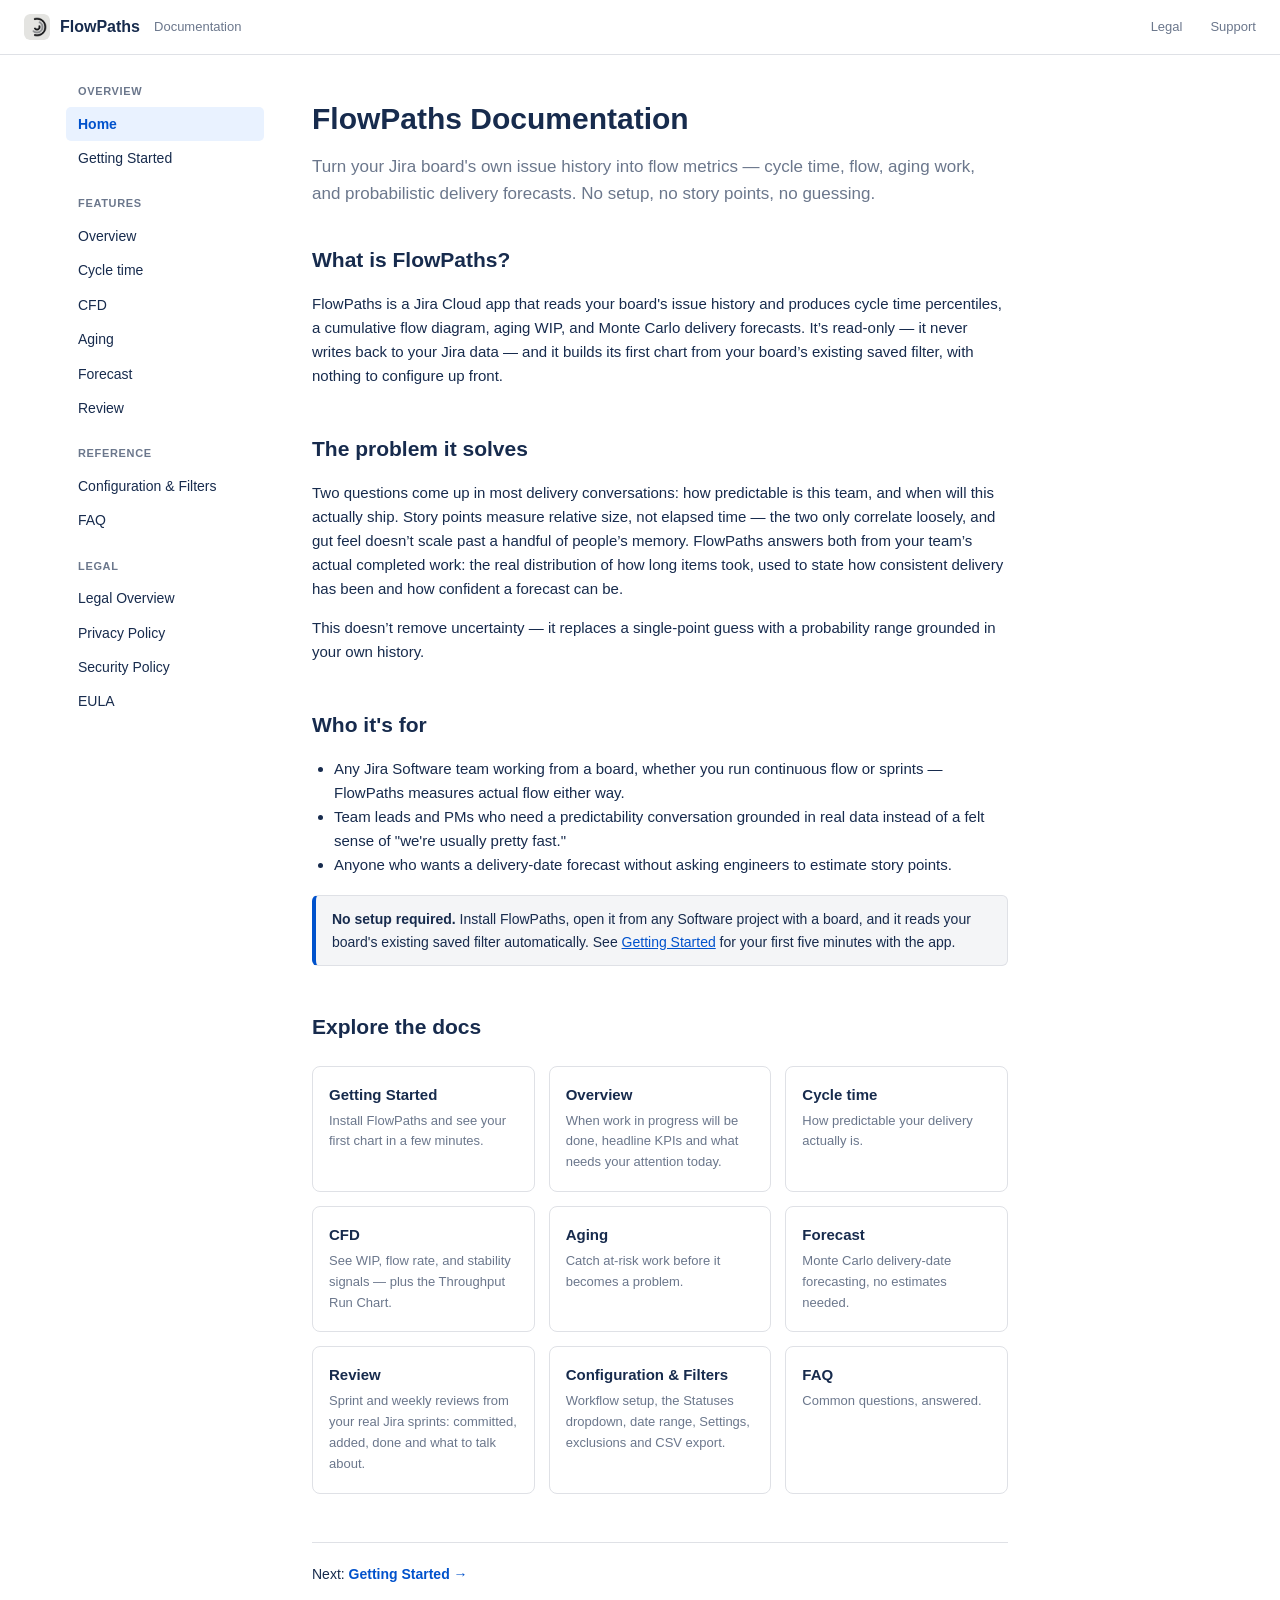
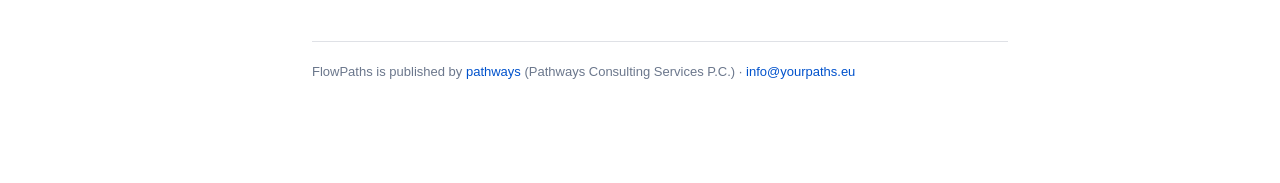
<file: index.html>
<!doctype html>
<html lang="en">
<head>
<meta charset="utf-8">
<meta name="viewport" content="width=device-width, initial-scale=1">
<title>FlowPaths Documentation</title>
<link rel="stylesheet" href="style.css">
</head>
<body>
<div class="topbar">
  <img src="assets/logo.png" alt="">
  <a class="name" href="index.html">FlowPaths</a>
  <span class="tag">Documentation</span>
  <div class="spacer"></div>
  <a class="ext" href="https://pathways-nb.github.io/flow-metrics-legal/">Legal</a>
  <a class="ext" href="mailto:info@yourpaths.eu">Support</a>
</div>
<div class="layout">
  <nav class="sidebar">
    <h4>Overview</h4>
    <a href="index.html" class="active">Home</a>
    <a href="getting-started.html">Getting Started</a>

    <h4>Features</h4>
    <a href="dashboard.html">Overview</a>
    <a href="scatterplot.html">Cycle time</a>
    <a href="cumulative-flow.html">CFD</a>
    <a href="aging-wip.html">Aging</a>
    <a href="forecast.html">Forecast</a>
    <a href="review.html">Review</a>

    <h4>Reference</h4>
    <a href="configuration.html">Configuration &amp; Filters</a>
    <a href="faq.html">FAQ</a>

    <h4>Legal</h4>
    <a href="https://pathways-nb.github.io/flow-metrics-legal/">Legal Overview</a>
    <a href="https://pathways-nb.github.io/flow-metrics-legal/privacy-policy.html">Privacy Policy</a>
    <a href="https://pathways-nb.github.io/flow-metrics-legal/security-policy.html">Security Policy</a>
    <a href="https://pathways-nb.github.io/flow-metrics-legal/eula.html">EULA</a>
  </nav>

  <main class="content">
    <h1>FlowPaths Documentation</h1>
    <p class="lede">
      Turn your Jira board's own issue history into flow metrics — cycle time,
      flow, aging work, and probabilistic delivery forecasts. No setup, no
      story points, no guessing.
    </p>

    <h2>What is FlowPaths?</h2>
    <p>
      FlowPaths is a Jira Cloud app that reads your board's issue history and
      produces cycle time percentiles, a cumulative flow diagram, aging WIP,
      and Monte Carlo delivery forecasts. It&rsquo;s read-only &mdash; it never
      writes back to your Jira data &mdash; and it builds its first chart from
      your board&rsquo;s existing saved filter, with nothing to configure up
      front.
    </p>

    <h2>The problem it solves</h2>
    <p>
      Two questions come up in most delivery conversations: how predictable is
      this team, and when will this actually ship. Story points measure
      relative size, not elapsed time &mdash; the two only correlate loosely,
      and gut feel doesn&rsquo;t scale past a handful of people&rsquo;s memory.
      FlowPaths answers both from your team&rsquo;s actual completed work: the
      real distribution of how long items took, used to state how consistent
      delivery has been and how confident a forecast can be.
    </p>
    <p>
      This doesn&rsquo;t remove uncertainty &mdash; it replaces a single-point
      guess with a probability range grounded in your own history.
    </p>

    <h2>Who it's for</h2>
    <ul>
      <li>Any Jira Software team working from a board, whether you run
        continuous flow or sprints — FlowPaths measures actual flow either
        way.</li>
      <li>Team leads and PMs who need a predictability conversation grounded
        in real data instead of a felt sense of "we're usually pretty fast."</li>
      <li>Anyone who wants a delivery-date forecast without asking engineers
        to estimate story points.</li>
    </ul>

    <div class="callout">
      <strong>No setup required.</strong> Install FlowPaths, open it from any
      Software project with a board, and it reads your board's existing
      saved filter automatically. See <a href="getting-started.html">Getting
      Started</a> for your first five minutes with the app.
    </div>

    <h2>Explore the docs</h2>
    <div class="card-grid">
      <a class="card" href="getting-started.html">
        <div class="card-title">Getting Started</div>
        <div class="card-body">Install FlowPaths and see your first chart in a few minutes.</div>
      </a>
      <a class="card" href="dashboard.html">
        <div class="card-title">Overview</div>
        <div class="card-body">When work in progress will be done, headline KPIs and what needs your attention today.</div>
      </a>
      <a class="card" href="scatterplot.html">
        <div class="card-title">Cycle time</div>
        <div class="card-body">How predictable your delivery actually is.</div>
      </a>
      <a class="card" href="cumulative-flow.html">
        <div class="card-title">CFD</div>
        <div class="card-body">See WIP, flow rate, and stability signals &mdash; plus the Throughput Run Chart.</div>
      </a>
      <a class="card" href="aging-wip.html">
        <div class="card-title">Aging</div>
        <div class="card-body">Catch at-risk work before it becomes a problem.</div>
      </a>
      <a class="card" href="forecast.html">
        <div class="card-title">Forecast</div>
        <div class="card-body">Monte Carlo delivery-date forecasting, no estimates needed.</div>
      </a>
      <a class="card" href="review.html">
        <div class="card-title">Review</div>
        <div class="card-body">Sprint and weekly reviews from your real Jira sprints: committed, added, done and what to talk about.</div>
      </a>
      <a class="card" href="configuration.html">
        <div class="card-title">Configuration &amp; Filters</div>
        <div class="card-body">Workflow setup, the Statuses dropdown, date range, Settings, exclusions and CSV export.</div>
      </a>
      <a class="card" href="faq.html">
        <div class="card-title">FAQ</div>
        <div class="card-body">Common questions, answered.</div>
      </a>
    </div>

    <div class="next-page">
      Next: <a href="getting-started.html">Getting Started →</a>
    </div>

    <footer class="site-footer">
      FlowPaths is published by <a href="https://yourpaths.eu">pathways</a>
      (Pathways Consulting Services P.C.) &middot;
      <a href="mailto:info@yourpaths.eu">info@yourpaths.eu</a>
    </footer>
  </main>
</div>
</body>
</html>
</file>
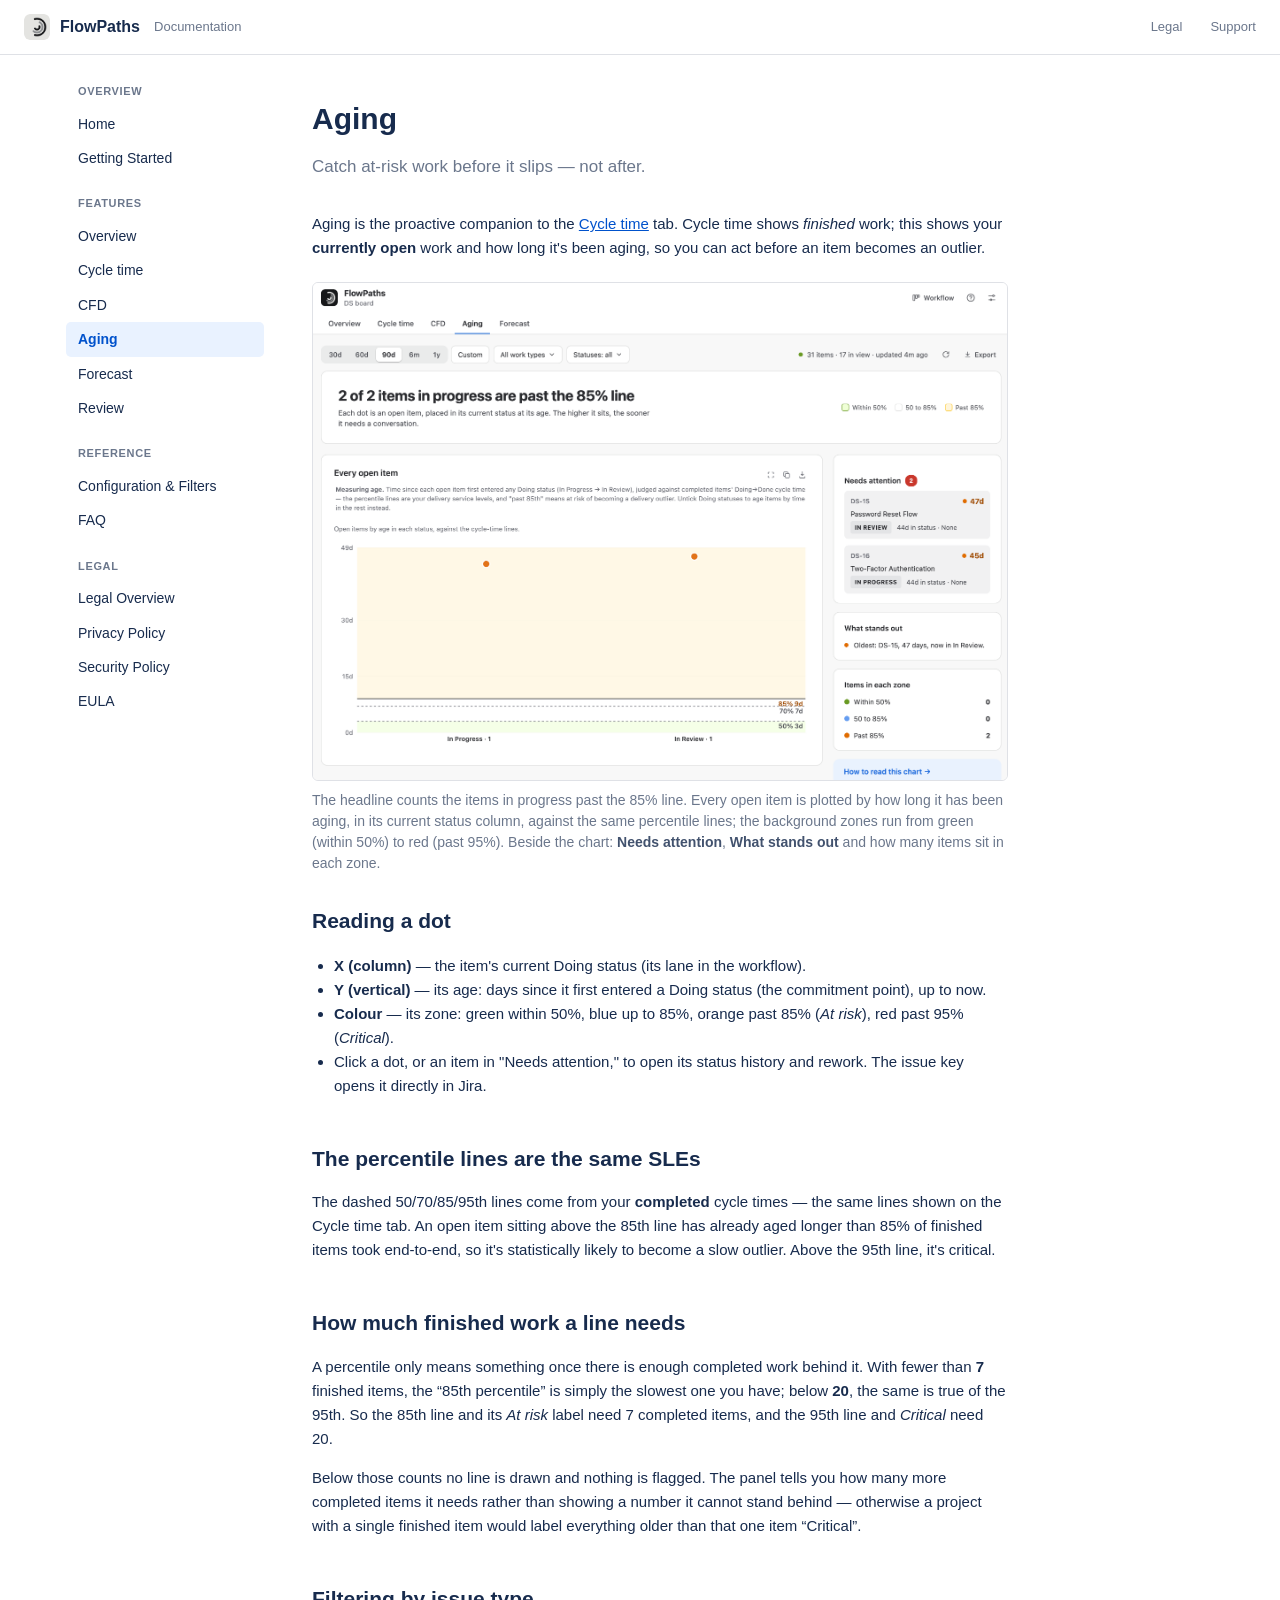
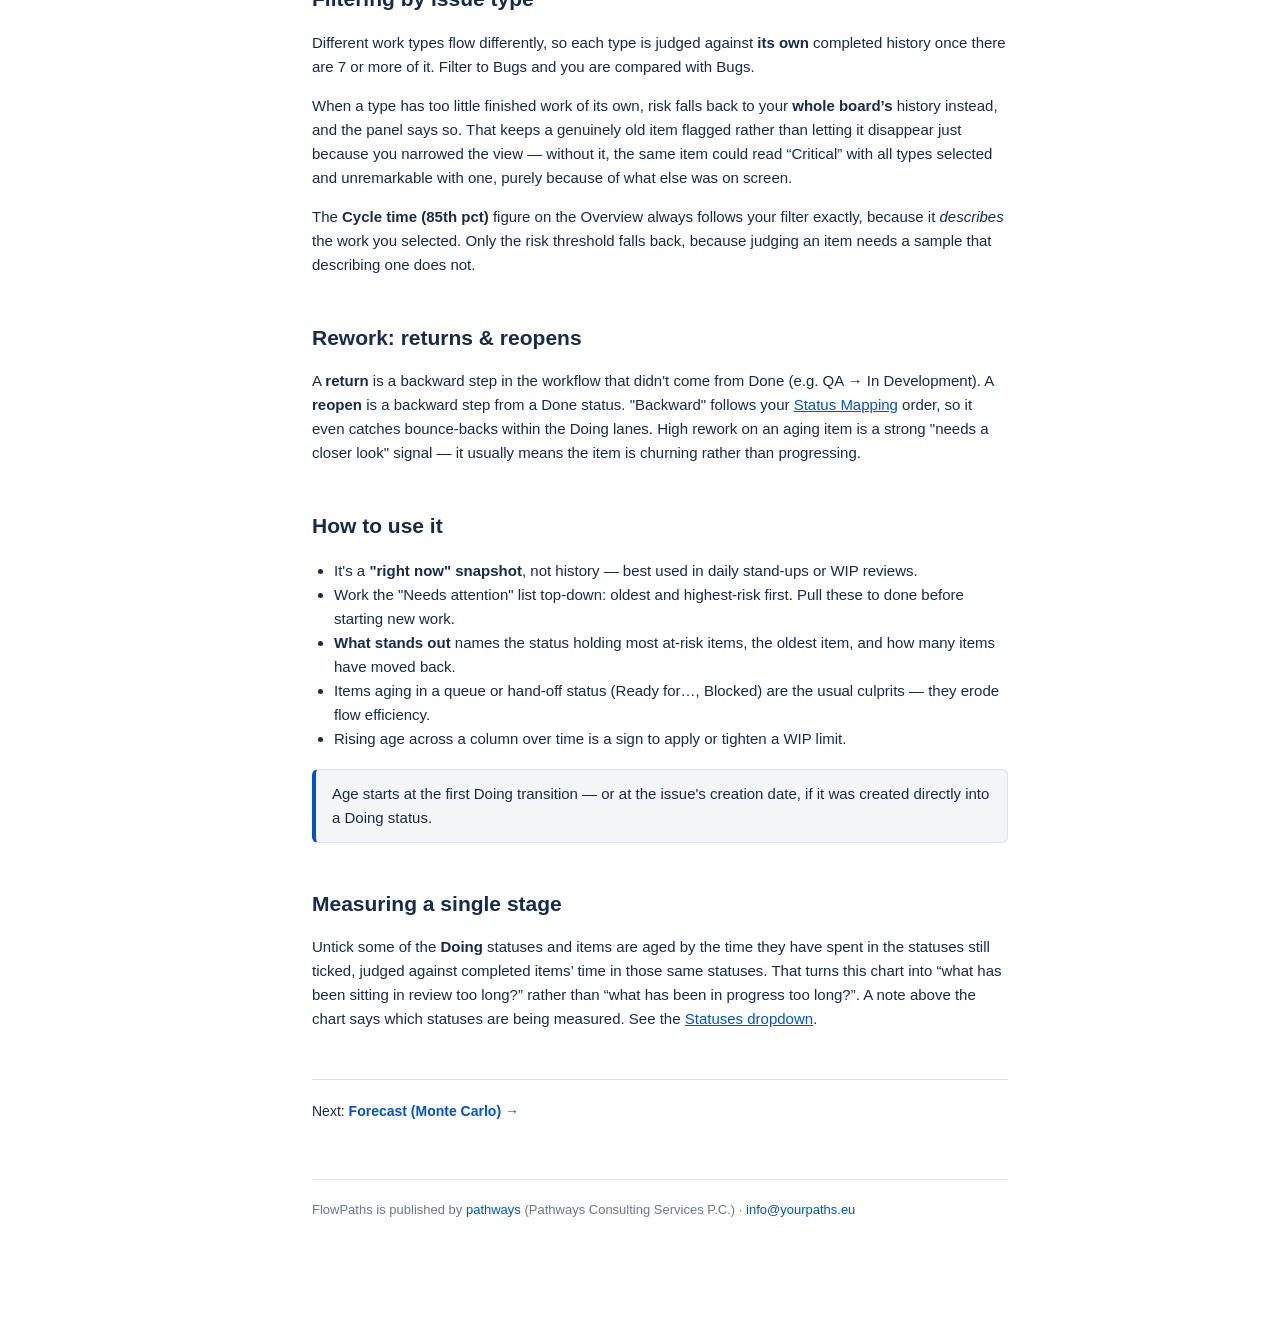
<file: aging-wip.html>
<!doctype html>
<html lang="en">
<head>
<meta charset="utf-8">
<meta name="viewport" content="width=device-width, initial-scale=1">
<title>Aging — FlowPaths Documentation</title>
<link rel="stylesheet" href="style.css">
</head>
<body>
<div class="topbar">
  <img src="assets/logo.png" alt="">
  <a class="name" href="index.html">FlowPaths</a>
  <span class="tag">Documentation</span>
  <div class="spacer"></div>
  <a class="ext" href="https://pathways-nb.github.io/flow-metrics-legal/">Legal</a>
  <a class="ext" href="mailto:info@yourpaths.eu">Support</a>
</div>
<div class="layout">
  <nav class="sidebar">
    <h4>Overview</h4>
    <a href="index.html">Home</a>
    <a href="getting-started.html">Getting Started</a>

    <h4>Features</h4>
    <a href="dashboard.html">Overview</a>
    <a href="scatterplot.html">Cycle time</a>
    <a href="cumulative-flow.html">CFD</a>
    <a href="aging-wip.html" class="active">Aging</a>
    <a href="forecast.html">Forecast</a>
    <a href="review.html">Review</a>

    <h4>Reference</h4>
    <a href="configuration.html">Configuration &amp; Filters</a>
    <a href="faq.html">FAQ</a>

    <h4>Legal</h4>
    <a href="https://pathways-nb.github.io/flow-metrics-legal/">Legal Overview</a>
    <a href="https://pathways-nb.github.io/flow-metrics-legal/privacy-policy.html">Privacy Policy</a>
    <a href="https://pathways-nb.github.io/flow-metrics-legal/security-policy.html">Security Policy</a>
    <a href="https://pathways-nb.github.io/flow-metrics-legal/eula.html">EULA</a>
  </nav>

  <main class="content">
    <h1>Aging</h1>
    <p class="lede">Catch at-risk work before it slips — not after.</p>

    <p>
      Aging is the proactive companion to the
      <a href="scatterplot.html">Cycle time</a> tab. Cycle time shows
      <em>finished</em> work; this shows your <strong>currently open</strong>
      work and how long it's been aging, so you can act before an item
      becomes an outlier.
    </p>

    <figure class="shot">
      <img src="assets/img/aging-wip.png" alt="Aging tab: open items plotted by age in coloured zones, with Needs attention and findings beside the chart" loading="lazy">
      <figcaption>The headline counts the items in progress past the 85% line. Every open item is plotted by how long it has been aging, in its current status column, against the same percentile lines; the background zones run from green (within 50%) to red (past 95%). Beside the chart: <strong>Needs attention</strong>, <strong>What stands out</strong> and how many items sit in each zone.</figcaption>
    </figure>

    <h2>Reading a dot</h2>
    <ul>
      <li><strong>X (column)</strong> — the item's current Doing status (its lane in the workflow).</li>
      <li><strong>Y (vertical)</strong> — its age: days since it first entered a Doing status (the commitment point), up to now.</li>
      <li><strong>Colour</strong> — its zone: green within 50%, blue up to 85%, orange past 85% (<em>At risk</em>), red past 95% (<em>Critical</em>).</li>
      <li>Click a dot, or an item in "Needs attention," to open its status history and rework. The issue key opens it directly in Jira.</li>
    </ul>

    <h2>The percentile lines are the same SLEs</h2>
    <p>
      The dashed 50/70/85/95th lines come from your <strong>completed</strong>
      cycle times — the same lines shown on the Cycle time tab. An open item
      sitting above the 85th line has already aged longer than 85% of
      finished items took end-to-end, so it's statistically likely to become
      a slow outlier. Above the 95th line, it's critical.
    </p>

    <h2>How much finished work a line needs</h2>
    <p>
      A percentile only means something once there is enough completed work
      behind it. With fewer than <strong>7</strong> finished items, the
      &ldquo;85th percentile&rdquo; is simply the slowest one you have; below
      <strong> 20</strong>, the same is true of the 95th. So the 85th line and
      its <em>At risk</em> label need 7 completed items, and the 95th line and
      <em>Critical</em> need 20.
    </p>
    <p>
      Below those counts no line is drawn and nothing is flagged. The panel
      tells you how many more completed items it needs rather than showing a
      number it cannot stand behind &mdash; otherwise a project with a single
      finished item would label everything older than that one item
      &ldquo;Critical&rdquo;.
    </p>

    <h2>Filtering by issue type</h2>
    <p>
      Different work types flow differently, so each type is judged against
      <strong> its own</strong> completed history once there are 7 or more of
      it. Filter to Bugs and you are compared with Bugs.
    </p>
    <p>
      When a type has too little finished work of its own, risk falls back to
      your <strong>whole board&rsquo;s</strong> history instead, and the panel
      says so. That keeps a genuinely old item flagged rather than letting it
      disappear just because you narrowed the view &mdash; without it, the same
      item could read &ldquo;Critical&rdquo; with all types selected and
      unremarkable with one, purely because of what else was on screen.
    </p>
    <p>
      The <strong>Cycle time (85th pct)</strong> figure on the Overview always
      follows your filter exactly, because it <em>describes</em> the work you
      selected. Only the risk threshold falls back, because judging an item
      needs a sample that describing one does not.
    </p>

    <h2>Rework: returns &amp; reopens</h2>
    <p>
      A <strong>return</strong> is a backward step in the workflow that
      didn't come from Done (e.g. QA → In Development). A
      <strong>reopen</strong> is a backward step from a Done status.
      "Backward" follows your <a href="configuration.html">Status Mapping</a>
      order, so it even catches bounce-backs within the Doing lanes. High
      rework on an aging item is a strong "needs a closer look" signal — it
      usually means the item is churning rather than progressing.
    </p>

    <h2>How to use it</h2>
    <ul>
      <li>It's a <strong>"right now" snapshot</strong>, not history — best used in daily stand-ups or WIP reviews.</li>
      <li>Work the "Needs attention" list top-down: oldest and highest-risk first. Pull these to done before starting new work.</li>
      <li><strong>What stands out</strong> names the status holding most at-risk items, the oldest item, and how many items have moved back.</li>
      <li>Items aging in a queue or hand-off status (Ready for…, Blocked) are the usual culprits — they erode flow efficiency.</li>
      <li>Rising age across a column over time is a sign to apply or tighten a WIP limit.</li>
    </ul>

    <p class="callout">
      Age starts at the first Doing transition — or at the issue's creation
      date, if it was created directly into a Doing status.
    </p>

    <h2 id="measure">Measuring a single stage</h2>
    <p>
      Untick some of the <strong>Doing</strong> statuses and items are aged by
      the time they have spent in the statuses still ticked, judged against
      completed items&rsquo; time in those same statuses. That turns this chart
      into &ldquo;what has been sitting in review too long?&rdquo; rather than
      &ldquo;what has been in progress too long?&rdquo;. A note above the chart
      says which statuses are being measured. See the <a href="configuration.html#statuses">Statuses dropdown</a>.
    </p>

    <div class="next-page">
      Next: <a href="forecast.html">Forecast (Monte Carlo) →</a>
    </div>

    <footer class="site-footer">
      FlowPaths is published by <a href="https://yourpaths.eu">pathways</a>
      (Pathways Consulting Services P.C.) &middot;
      <a href="mailto:info@yourpaths.eu">info@yourpaths.eu</a>
    </footer>
  </main>
</div>
</body>
</html>
</file>
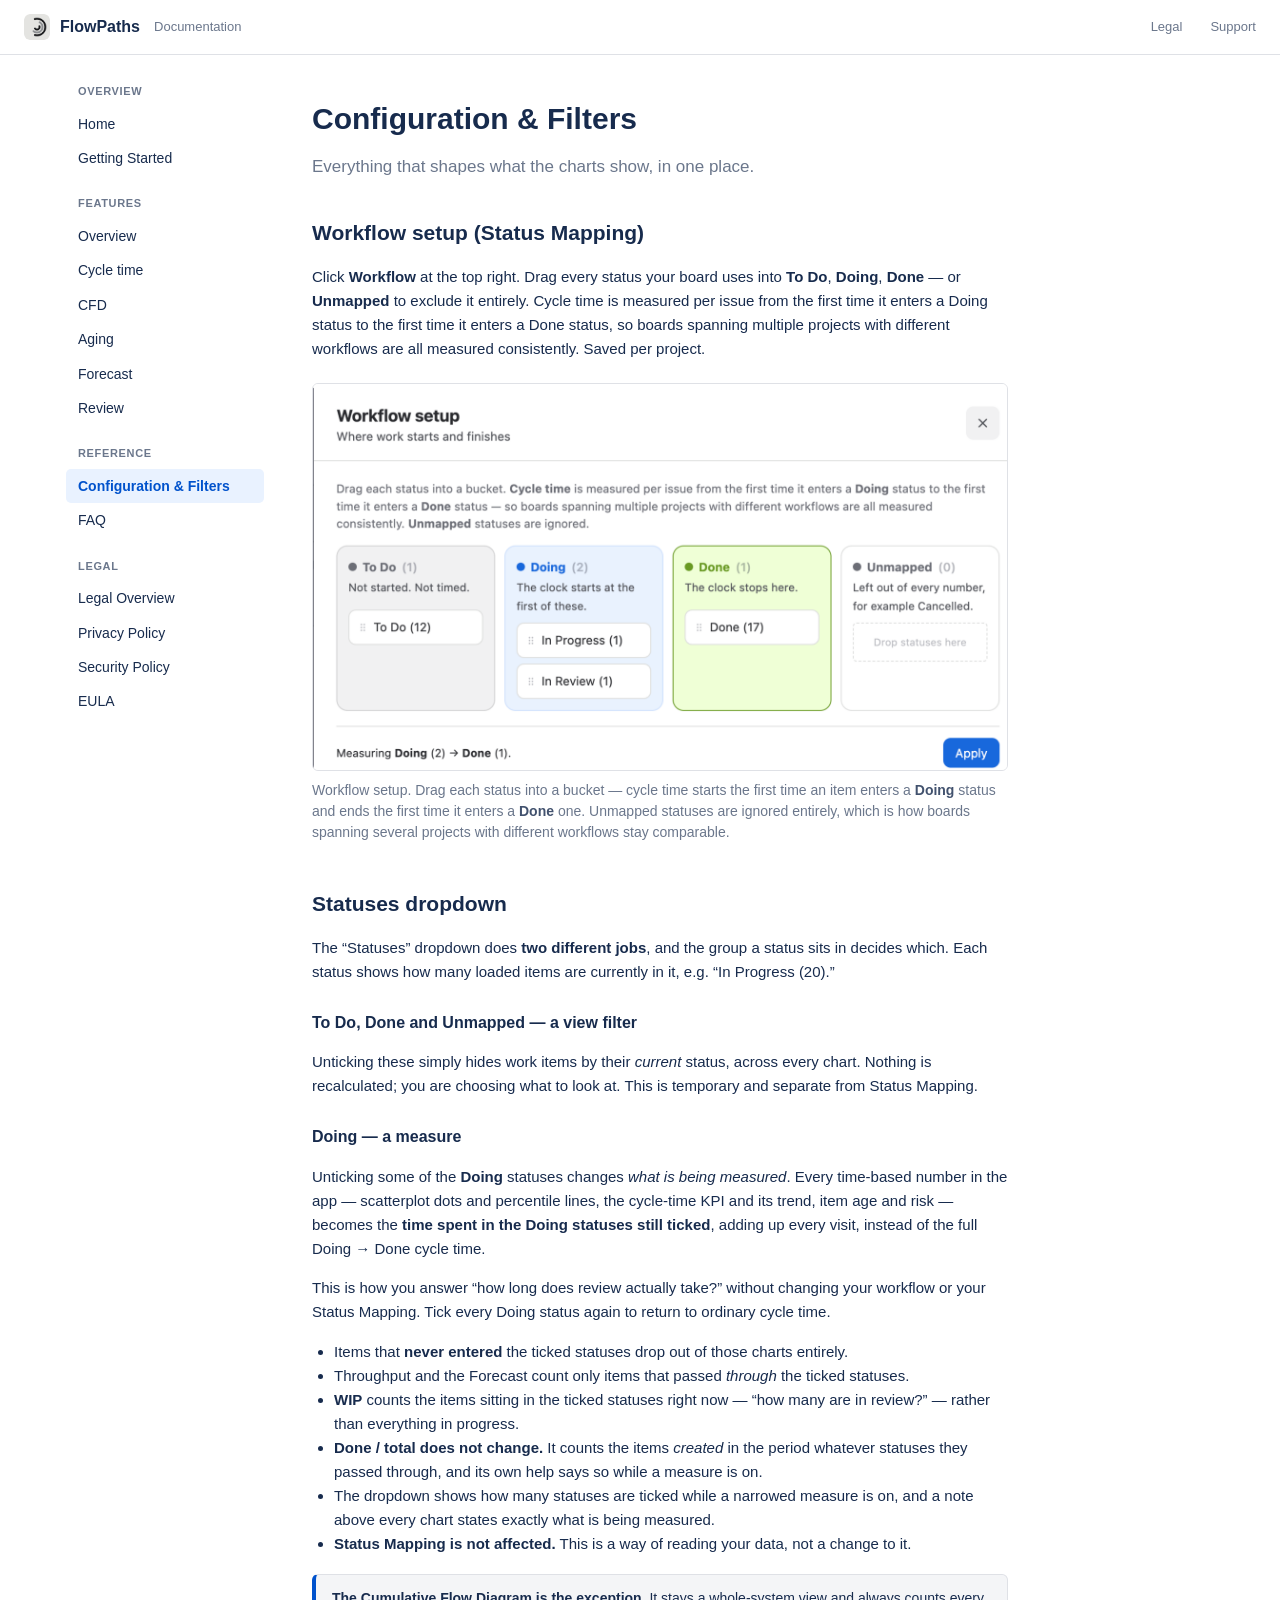
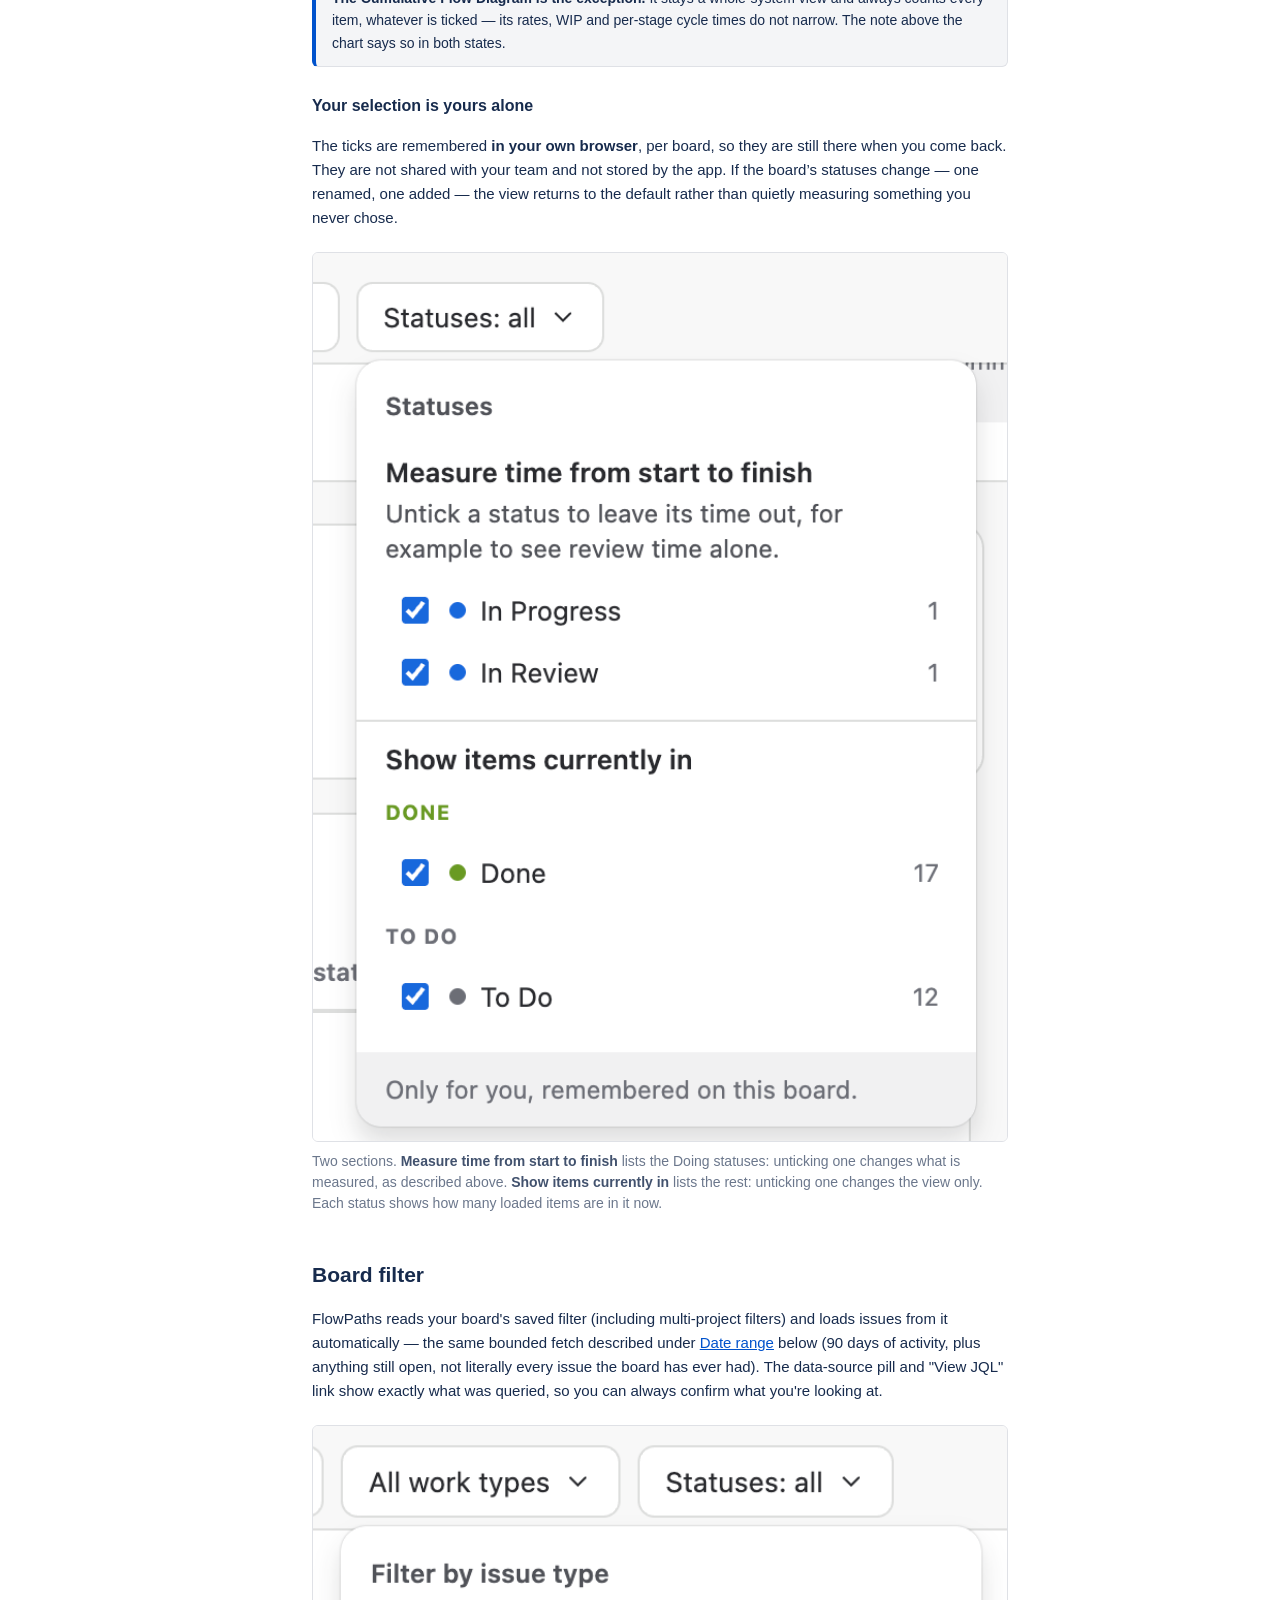
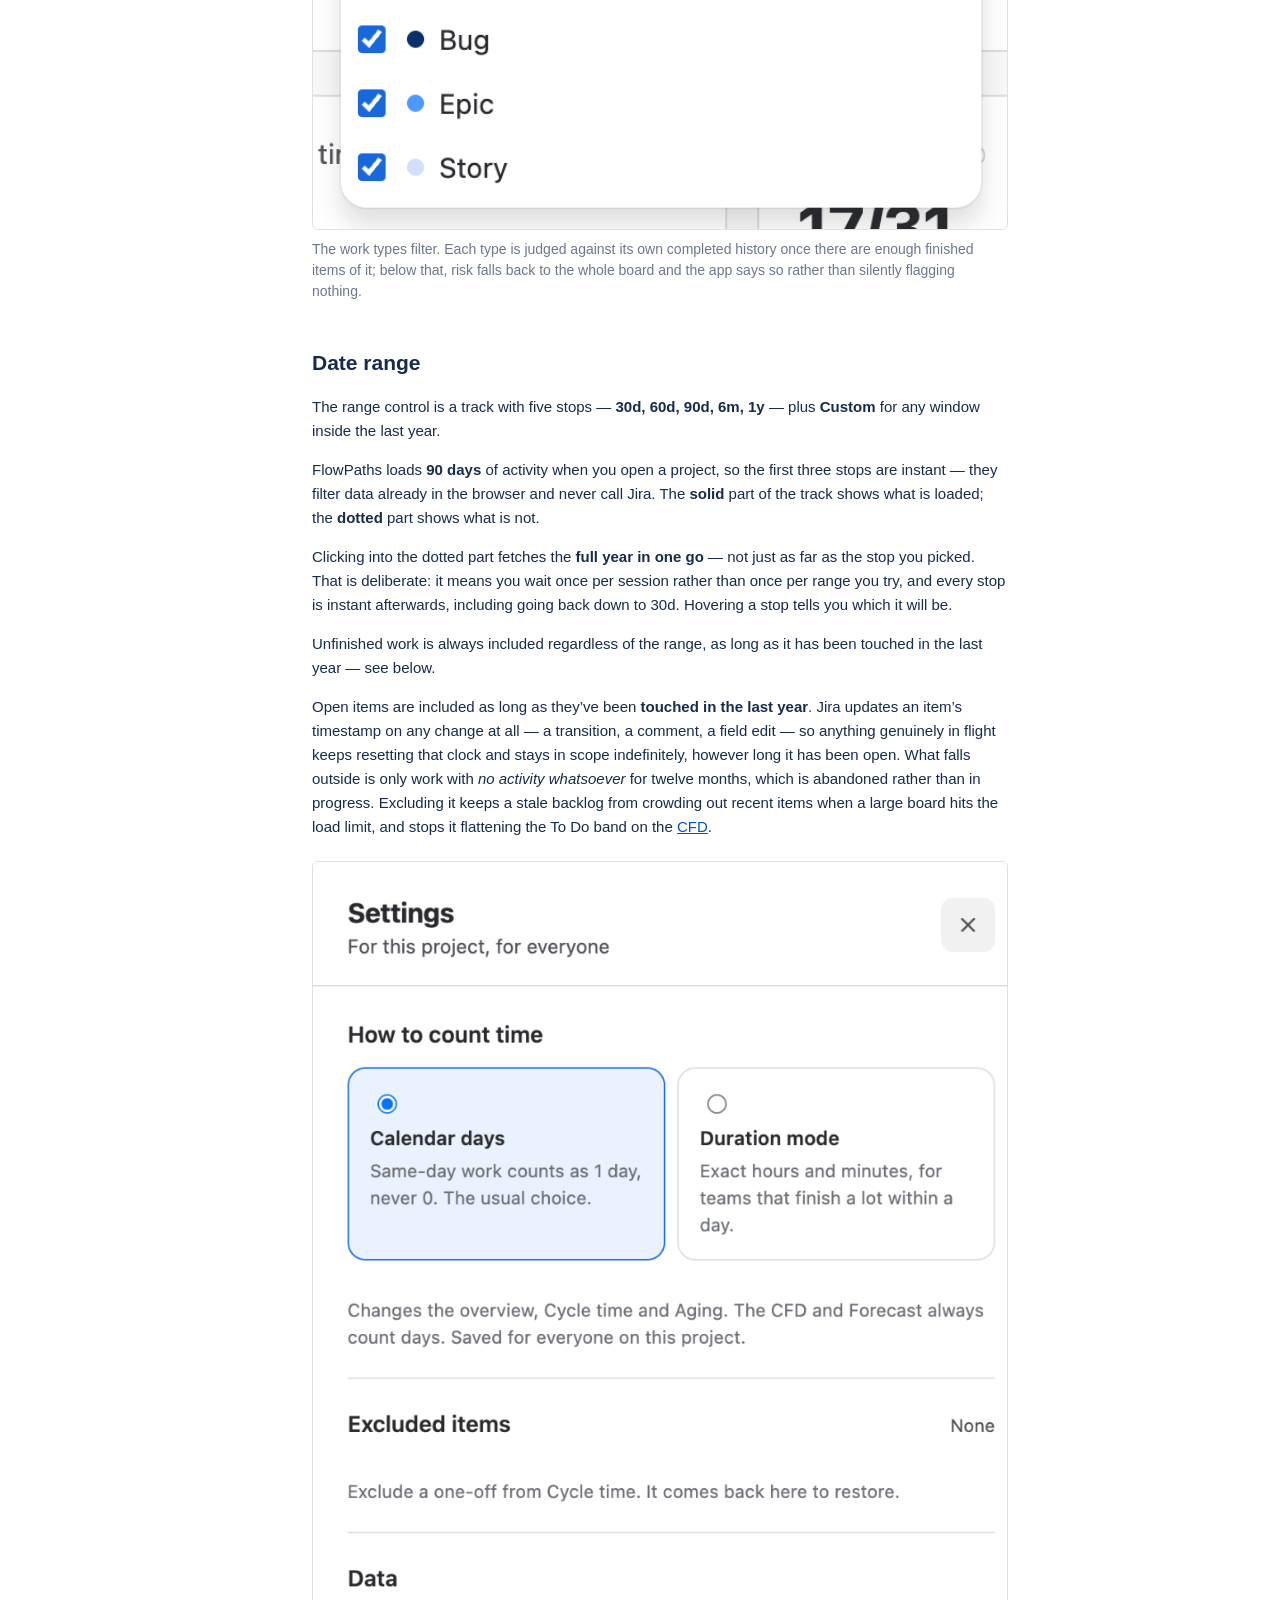
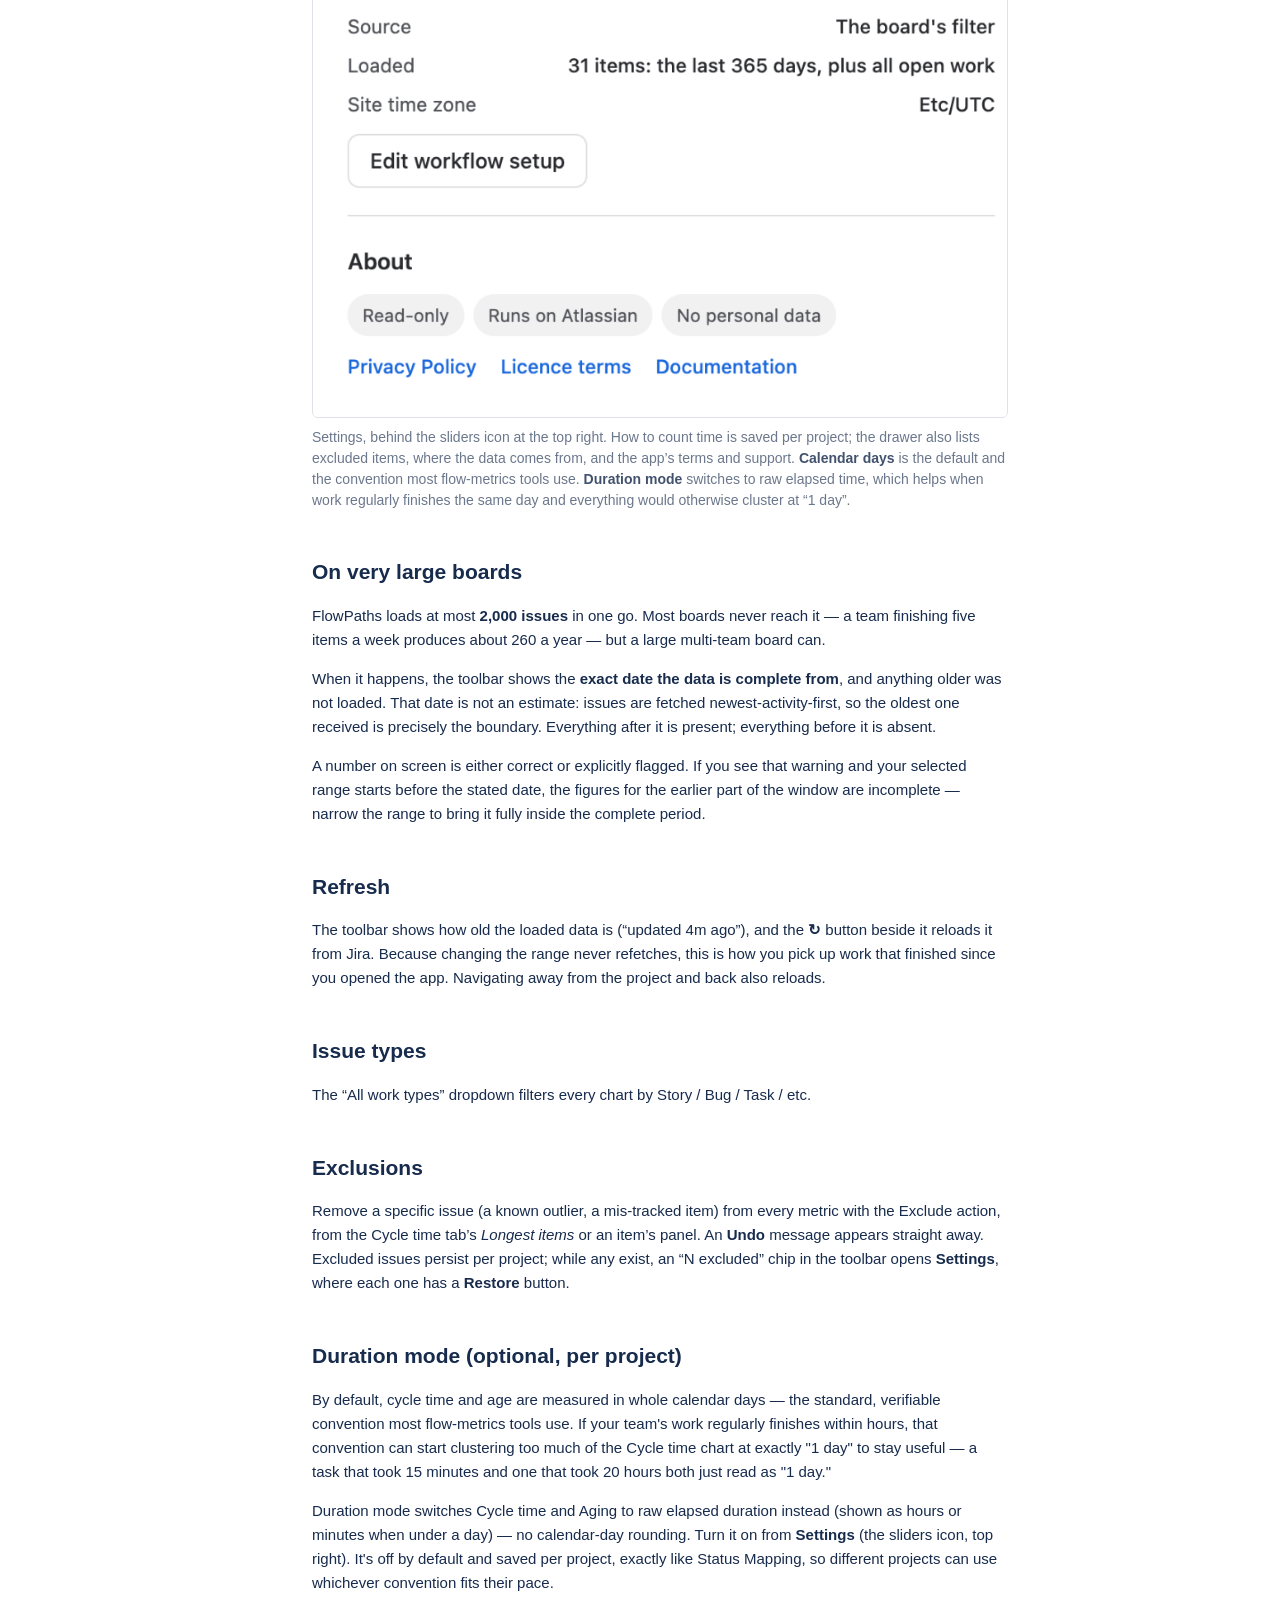
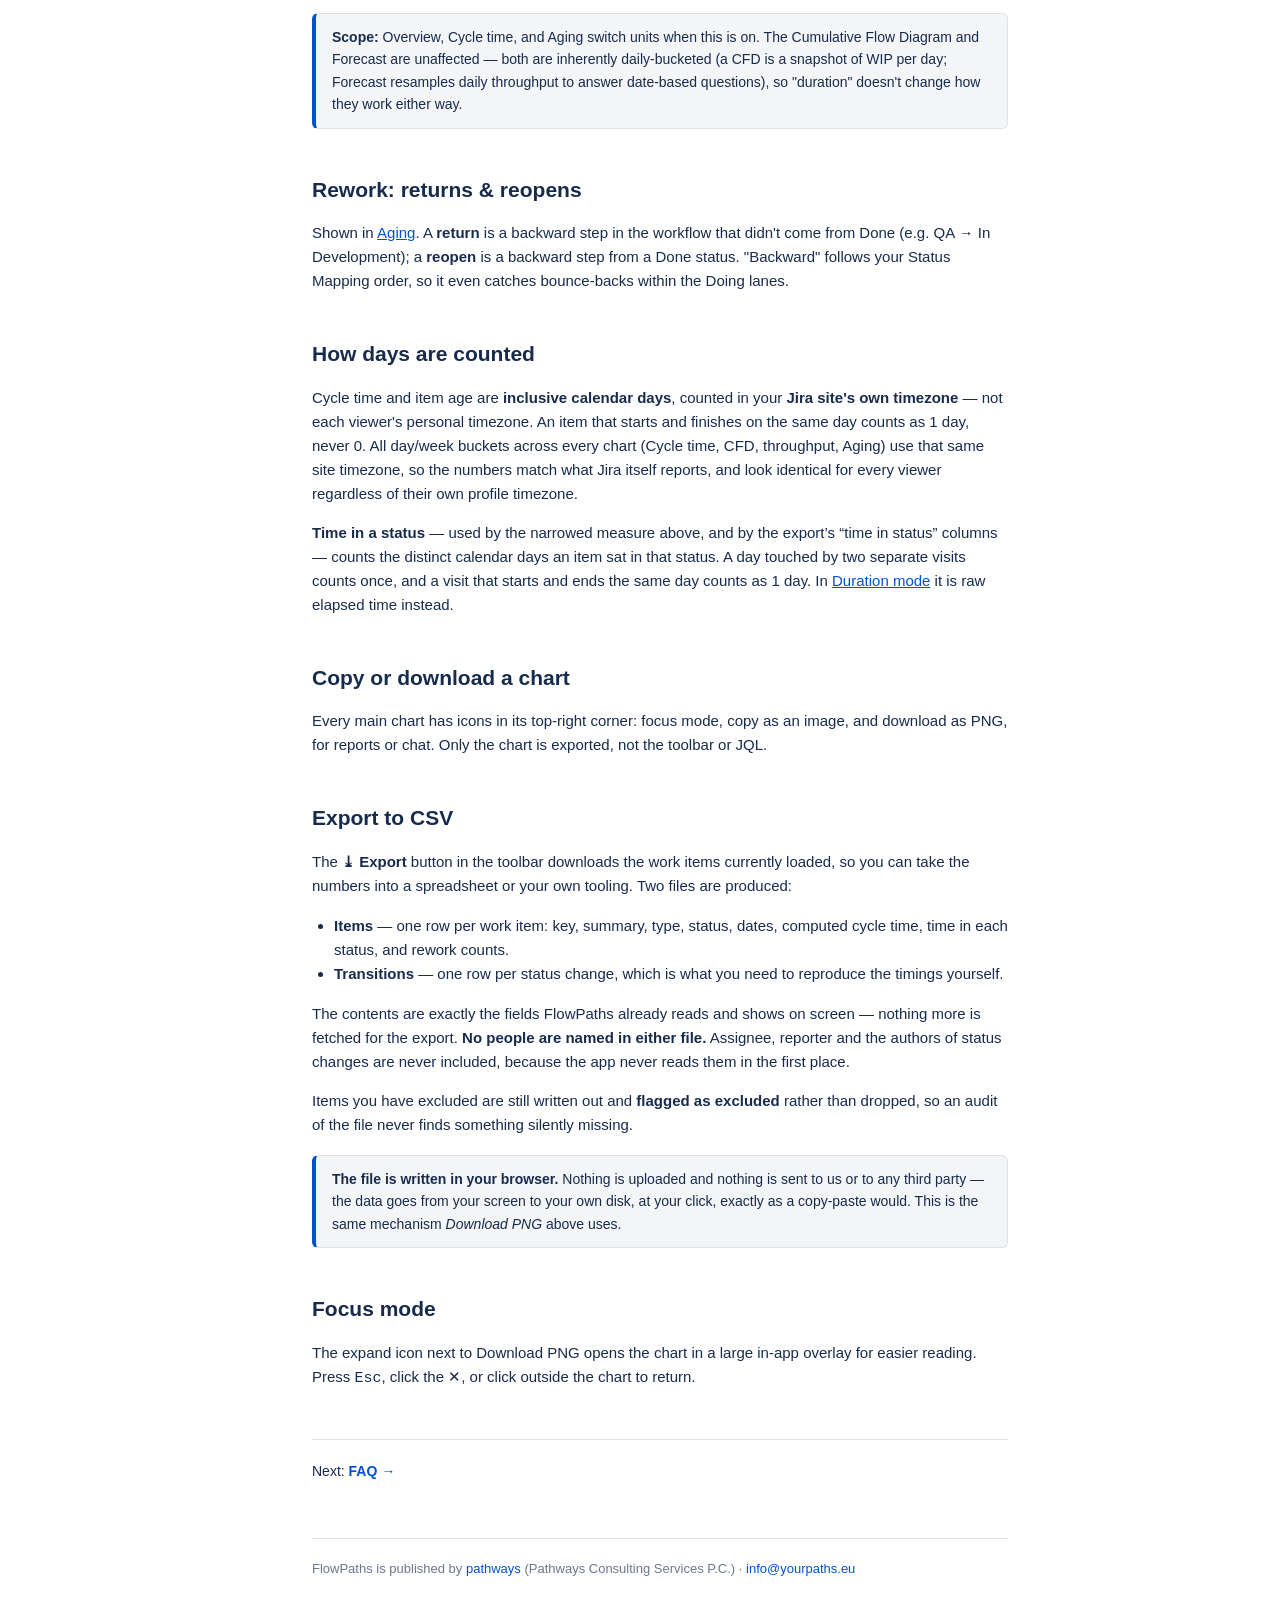
<file: configuration.html>
<!doctype html>
<html lang="en">
<head>
<meta charset="utf-8">
<meta name="viewport" content="width=device-width, initial-scale=1">
<title>Configuration &amp; Filters — FlowPaths Documentation</title>
<link rel="stylesheet" href="style.css">
</head>
<body>
<div class="topbar">
  <img src="assets/logo.png" alt="">
  <a class="name" href="index.html">FlowPaths</a>
  <span class="tag">Documentation</span>
  <div class="spacer"></div>
  <a class="ext" href="https://pathways-nb.github.io/flow-metrics-legal/">Legal</a>
  <a class="ext" href="mailto:info@yourpaths.eu">Support</a>
</div>
<div class="layout">
  <nav class="sidebar">
    <h4>Overview</h4>
    <a href="index.html">Home</a>
    <a href="getting-started.html">Getting Started</a>

    <h4>Features</h4>
    <a href="dashboard.html">Overview</a>
    <a href="scatterplot.html">Cycle time</a>
    <a href="cumulative-flow.html">CFD</a>
    <a href="aging-wip.html">Aging</a>
    <a href="forecast.html">Forecast</a>
    <a href="review.html">Review</a>

    <h4>Reference</h4>
    <a href="configuration.html" class="active">Configuration &amp; Filters</a>
    <a href="faq.html">FAQ</a>

    <h4>Legal</h4>
    <a href="https://pathways-nb.github.io/flow-metrics-legal/">Legal Overview</a>
    <a href="https://pathways-nb.github.io/flow-metrics-legal/privacy-policy.html">Privacy Policy</a>
    <a href="https://pathways-nb.github.io/flow-metrics-legal/security-policy.html">Security Policy</a>
    <a href="https://pathways-nb.github.io/flow-metrics-legal/eula.html">EULA</a>
  </nav>

  <main class="content">
    <h1>Configuration &amp; Filters</h1>
    <p class="lede">Everything that shapes what the charts show, in one place.</p>

    <h2 id="workflow">Workflow setup (Status Mapping)</h2>
    <p>
      Click <strong>Workflow</strong> at the top right. Drag every status
      your board uses into <strong>To Do</strong>, <strong>Doing</strong>,
      <strong>Done</strong> — or <strong>Unmapped</strong> to exclude it
      entirely. Cycle time is measured per issue from the first time it
      enters a Doing status to the first time it enters a Done status, so
      boards spanning multiple projects with different workflows are all
      measured consistently. Saved per project.
    </p>

    <figure class="shot">
      <img src="assets/img/status-mapping.png" alt="Workflow setup drawer with statuses dragged into To Do, Doing, Done and Unmapped buckets" loading="lazy">
      <figcaption>Workflow setup. Drag each status into a bucket &mdash; cycle time starts the first time an item enters a <strong>Doing</strong> status and ends the first time it enters a <strong>Done</strong> one. Unmapped statuses are ignored entirely, which is how boards spanning several projects with different workflows stay comparable.</figcaption>
    </figure>

    <h2 id="statuses">Statuses dropdown</h2>
    <p>
      The &ldquo;Statuses&rdquo; dropdown does <strong>two different
      jobs</strong>, and the group a status sits in decides which. Each status
      shows how many loaded items are currently in it, e.g. &ldquo;In Progress
      (20).&rdquo;
    </p>

    <h3>To Do, Done and Unmapped &mdash; a view filter</h3>
    <p>
      Unticking these simply hides work items by their <em>current</em> status,
      across every chart. Nothing is recalculated; you are choosing what to look
      at. This is temporary and separate from Status Mapping.
    </p>

    <h3>Doing &mdash; a measure</h3>
    <p>
      Unticking some of the <strong>Doing</strong> statuses changes
      <em>what is being measured</em>. Every time-based number in the app &mdash;
      scatterplot dots and percentile lines, the cycle-time KPI and its trend,
      item age and risk &mdash; becomes the <strong>time spent in the Doing
      statuses still ticked</strong>, adding up every visit, instead of the full
      Doing&nbsp;&rarr;&nbsp;Done cycle time.
    </p>
    <p>
      This is how you answer &ldquo;how long does review actually take?&rdquo;
      without changing your workflow or your Status Mapping. Tick every Doing
      status again to return to ordinary cycle time.
    </p>
    <ul>
      <li>Items that <strong>never entered</strong> the ticked statuses drop out
        of those charts entirely.</li>
      <li>Throughput and the Forecast count only items that passed
        <em>through</em> the ticked statuses.</li>
      <li><strong>WIP</strong> counts the items sitting in the ticked statuses right
        now &mdash; &ldquo;how many are in review?&rdquo; &mdash; rather than everything
        in progress.</li>
      <li><strong>Done / total does not change.</strong> It counts the items
        <em>created</em> in the period whatever statuses they passed through, and its
        own help says so while a measure is on.</li>
      <li>The dropdown shows how many statuses are ticked while a narrowed
        measure is on, and a note above every chart states exactly what is being
        measured.</li>
      <li><strong>Status Mapping is not affected.</strong> This is a way of
        reading your data, not a change to it.</li>
    </ul>

    <div class="callout">
      <strong>The Cumulative Flow Diagram is the exception.</strong> It stays a
      whole-system view and always counts every item, whatever is ticked &mdash;
      its rates, WIP and per-stage cycle times do not narrow. The note above the
      chart says so in both states.
    </div>

    <h3>Your selection is yours alone</h3>
    <p>
      The ticks are remembered <strong>in your own browser</strong>, per board,
      so they are still there when you come back. They are not shared with your
      team and not stored by the app. If the board&rsquo;s statuses change
      &mdash; one renamed, one added &mdash; the view returns to the default
      rather than quietly measuring something you never chose.
    </p>

    <figure class="shot">
      <img src="assets/img/filter-statuses.png" alt="Statuses dropdown with a Measure time section for Doing statuses and a Show items section for the rest" loading="lazy">
      <figcaption>Two sections. <strong>Measure time from start to finish</strong> lists the Doing statuses: unticking one changes what is measured, as described above. <strong>Show items currently in</strong> lists the rest: unticking one changes the view only. Each status shows how many loaded items are in it now.</figcaption>
    </figure>

    <h2>Board filter</h2>
    <p>
      FlowPaths reads your board's saved filter (including multi-project
      filters) and loads issues from it automatically — the same bounded
      fetch described under <a href="#date-range">Date range</a> below (90
      days of activity, plus anything still open, not literally every issue
      the board has ever had). The data-source pill and "View JQL" link
      show exactly what was queried, so you can always confirm what you're
      looking at.
    </p>

    <figure class="shot">
      <img src="assets/img/filter-types.png" alt="Work types dropdown listing the issue types present on the board" loading="lazy">
      <figcaption>The work types filter. Each type is judged against its own completed history once there are enough finished items of it; below that, risk falls back to the whole board and the app says so rather than silently flagging nothing.</figcaption>
    </figure>

    <h2 id="date-range">Date range</h2>
    <p>
      The range control is a track with five stops &mdash; <strong>30d, 60d,
      90d, 6m, 1y</strong> &mdash; plus <strong>Custom</strong> for any window
      inside the last year.
    </p>
    <p>
      FlowPaths loads <strong>90 days</strong> of activity when you open a
      project, so the first three stops are instant &mdash; they filter data
      already in the browser and never call Jira. The <strong>solid</strong>
      part of the track shows what is loaded; the <strong>dotted</strong> part
      shows what is not.
    </p>
    <p>
      Clicking into the dotted part fetches the <strong>full year in one
      go</strong> &mdash; not just as far as the stop you picked. That is
      deliberate: it means you wait once per session rather than once per range
      you try, and every stop is instant afterwards, including going back down
      to 30d. Hovering a stop tells you which it will be.
    </p>
    <p>
      Unfinished work is always included regardless of the range, as long as it
      has been touched in the last year &mdash; see below.
    </p>
    <p>
      Open items are included as long as they&rsquo;ve been <strong>touched in
      the last year</strong>. Jira updates an item&rsquo;s timestamp on any
      change at all &mdash; a transition, a comment, a field edit &mdash; so
      anything genuinely in flight keeps resetting that clock and stays in
      scope indefinitely, however long it has been open. What falls outside is
      only work with <em>no activity whatsoever</em> for twelve months, which
      is abandoned rather than in progress. Excluding it keeps a stale backlog
      from crowding out recent items when a large board hits the load limit,
      and stops it flattening the To&nbsp;Do band on the
      <a href="cumulative-flow.html">CFD</a>.
    </p>

    <figure class="shot">
      <img src="assets/img/settings.png" alt="Settings drawer with how to count time, excluded items, data and about sections" loading="lazy">
      <figcaption>Settings, behind the sliders icon at the top right. How to count time is saved per project; the drawer also lists excluded items, where the data comes from, and the app&rsquo;s terms and support. <strong>Calendar days</strong> is the default and the convention most flow-metrics tools use. <strong>Duration mode</strong> switches to raw elapsed time, which helps when work regularly finishes the same day and everything would otherwise cluster at &ldquo;1 day&rdquo;.</figcaption>
    </figure>

    <h2 id="fetch-limit">On very large boards</h2>
    <p>
      FlowPaths loads at most <strong>2,000 issues</strong> in one go. Most
      boards never reach it &mdash; a team finishing five items a week produces
      about 260 a year &mdash; but a large multi-team board can.
    </p>
    <p>
      When it happens, the toolbar shows the <strong>exact date the data is
      complete from</strong>, and anything older was not loaded. That date is
      not an estimate: issues are fetched newest-activity-first, so the oldest
      one received is precisely the boundary. Everything after it is present;
      everything before it is absent.
    </p>
    <p>
      A number on screen is either correct or explicitly flagged. If you see
      that warning and your selected range starts before the stated date, the
      figures for the earlier part of the window are incomplete &mdash; narrow
      the range to bring it fully inside the complete period.
    </p>

    <h2 id="refresh">Refresh</h2>
    <p>
      The toolbar shows how old the loaded data is (&ldquo;updated 4m
      ago&rdquo;), and the <strong>&#8635;</strong> button beside it reloads it
      from Jira. Because
      changing the range never refetches, this is how you pick up work that
      finished since you opened the app. Navigating away from the project and
      back also reloads.
    </p>

    <h2>Issue types</h2>
    <p>The &ldquo;All work types&rdquo; dropdown filters every chart by Story / Bug / Task / etc.</p>

    <h2 id="exclusions">Exclusions</h2>
    <p>
      Remove a specific issue (a known outlier, a mis-tracked item) from
      every metric with the Exclude action, from the Cycle time tab&rsquo;s
      <em>Longest items</em> or an item&rsquo;s panel. An <strong>Undo</strong>
      message appears straight away. Excluded issues persist per project; while
      any exist, an &ldquo;N excluded&rdquo; chip in the toolbar opens
      <strong>Settings</strong>, where each one has a <strong>Restore</strong>
      button.
    </p>

    <h2 id="duration-mode">Duration mode (optional, per project)</h2>
    <p>
      By default, cycle time and age are measured in whole calendar days —
      the standard, verifiable convention most flow-metrics tools use. If
      your team's work regularly finishes within hours, that convention can
      start clustering too much of the Cycle time chart at exactly "1 day" to
      stay useful — a task that took 15 minutes and one that took 20 hours
      both just read as "1 day."
    </p>
    <p>
      Duration mode switches Cycle time and Aging to raw elapsed
      duration instead (shown as hours or minutes when under a day) — no
      calendar-day rounding. Turn it on from <strong>Settings</strong> (the
      sliders icon, top right). It's off by default and saved per project,
      exactly like Status Mapping, so different projects can use whichever
      convention fits their pace.
    </p>
    <div class="callout">
      <strong>Scope:</strong> Overview, Cycle time, and Aging switch
      units when this is on. The Cumulative Flow Diagram and Forecast are
      unaffected — both are inherently daily-bucketed (a CFD is a snapshot
      of WIP per day; Forecast resamples daily throughput to answer
      date-based questions), so "duration" doesn't change how they work
      either way.
    </div>

    <h2>Rework: returns &amp; reopens</h2>
    <p>
      Shown in <a href="aging-wip.html">Aging</a>. A <strong>return</strong>
      is a backward step in the workflow that didn't come from Done (e.g.
      QA → In Development); a <strong>reopen</strong> is a backward step
      from a Done status. "Backward" follows your Status Mapping order, so
      it even catches bounce-backs within the Doing lanes.
    </p>

    <h2>How days are counted</h2>
    <p>
      Cycle time and item age are <strong>inclusive calendar days</strong>,
      counted in your <strong>Jira site's own timezone</strong> — not each
      viewer's personal timezone. An item that starts and finishes on the
      same day counts as 1 day, never 0. All day/week buckets across every
      chart (Cycle time, CFD, throughput, Aging) use that same site
      timezone, so the numbers match what Jira itself reports, and look
      identical for every viewer regardless of their own profile timezone.
    </p>
    <p>
      <strong>Time in a status</strong> &mdash; used by the narrowed measure
      above, and by the export&rsquo;s &ldquo;time in status&rdquo; columns
      &mdash; counts the distinct calendar days an item sat in that status. A
      day touched by two separate visits counts once, and a visit that starts
      and ends the same day counts as 1 day. In
      <a href="#duration-mode">Duration mode</a> it is raw elapsed time instead.
    </p>

    <h2>Copy or download a chart</h2>
    <p>
      Every main chart has icons in its top-right corner: focus mode, copy as
      an image, and download as PNG, for reports or chat. Only the chart is
      exported, not the toolbar or JQL.
    </p>

    <h2 id="export-csv">Export to CSV</h2>
    <p>
      The <strong>&#10515; Export</strong> button in the toolbar downloads the
      work items currently loaded, so you can take the numbers into a
      spreadsheet or your own tooling. Two files are produced:
    </p>
    <ul>
      <li><strong>Items</strong> &mdash; one row per work item: key, summary,
        type, status, dates, computed cycle time, time in each status, and
        rework counts.</li>
      <li><strong>Transitions</strong> &mdash; one row per status change, which
        is what you need to reproduce the timings yourself.</li>
    </ul>
    <p>
      The contents are exactly the fields FlowPaths already reads and shows on
      screen &mdash; nothing more is fetched for the export.
      <strong>No people are named in either file.</strong> Assignee, reporter
      and the authors of status changes are never included, because the app
      never reads them in the first place.
    </p>
    <p>
      Items you have excluded are still written out and <strong>flagged as
      excluded</strong> rather than dropped, so an audit of the file never finds
      something silently missing.
    </p>
    <div class="callout">
      <strong>The file is written in your browser.</strong> Nothing is uploaded
      and nothing is sent to us or to any third party &mdash; the data goes from
      your screen to your own disk, at your click, exactly as a copy-paste
      would. This is the same mechanism <em>Download PNG</em> above uses.
    </div>

    <h2>Focus mode</h2>
    <p>
      The expand icon next to Download PNG opens the chart in a large
      in-app overlay for easier reading. Press <kbd>Esc</kbd>, click the ✕,
      or click outside the chart to return.
    </p>

    <div class="next-page">
      Next: <a href="faq.html">FAQ →</a>
    </div>

    <footer class="site-footer">
      FlowPaths is published by <a href="https://yourpaths.eu">pathways</a>
      (Pathways Consulting Services P.C.) &middot;
      <a href="mailto:info@yourpaths.eu">info@yourpaths.eu</a>
    </footer>
  </main>
</div>
</body>
</html>
</file>
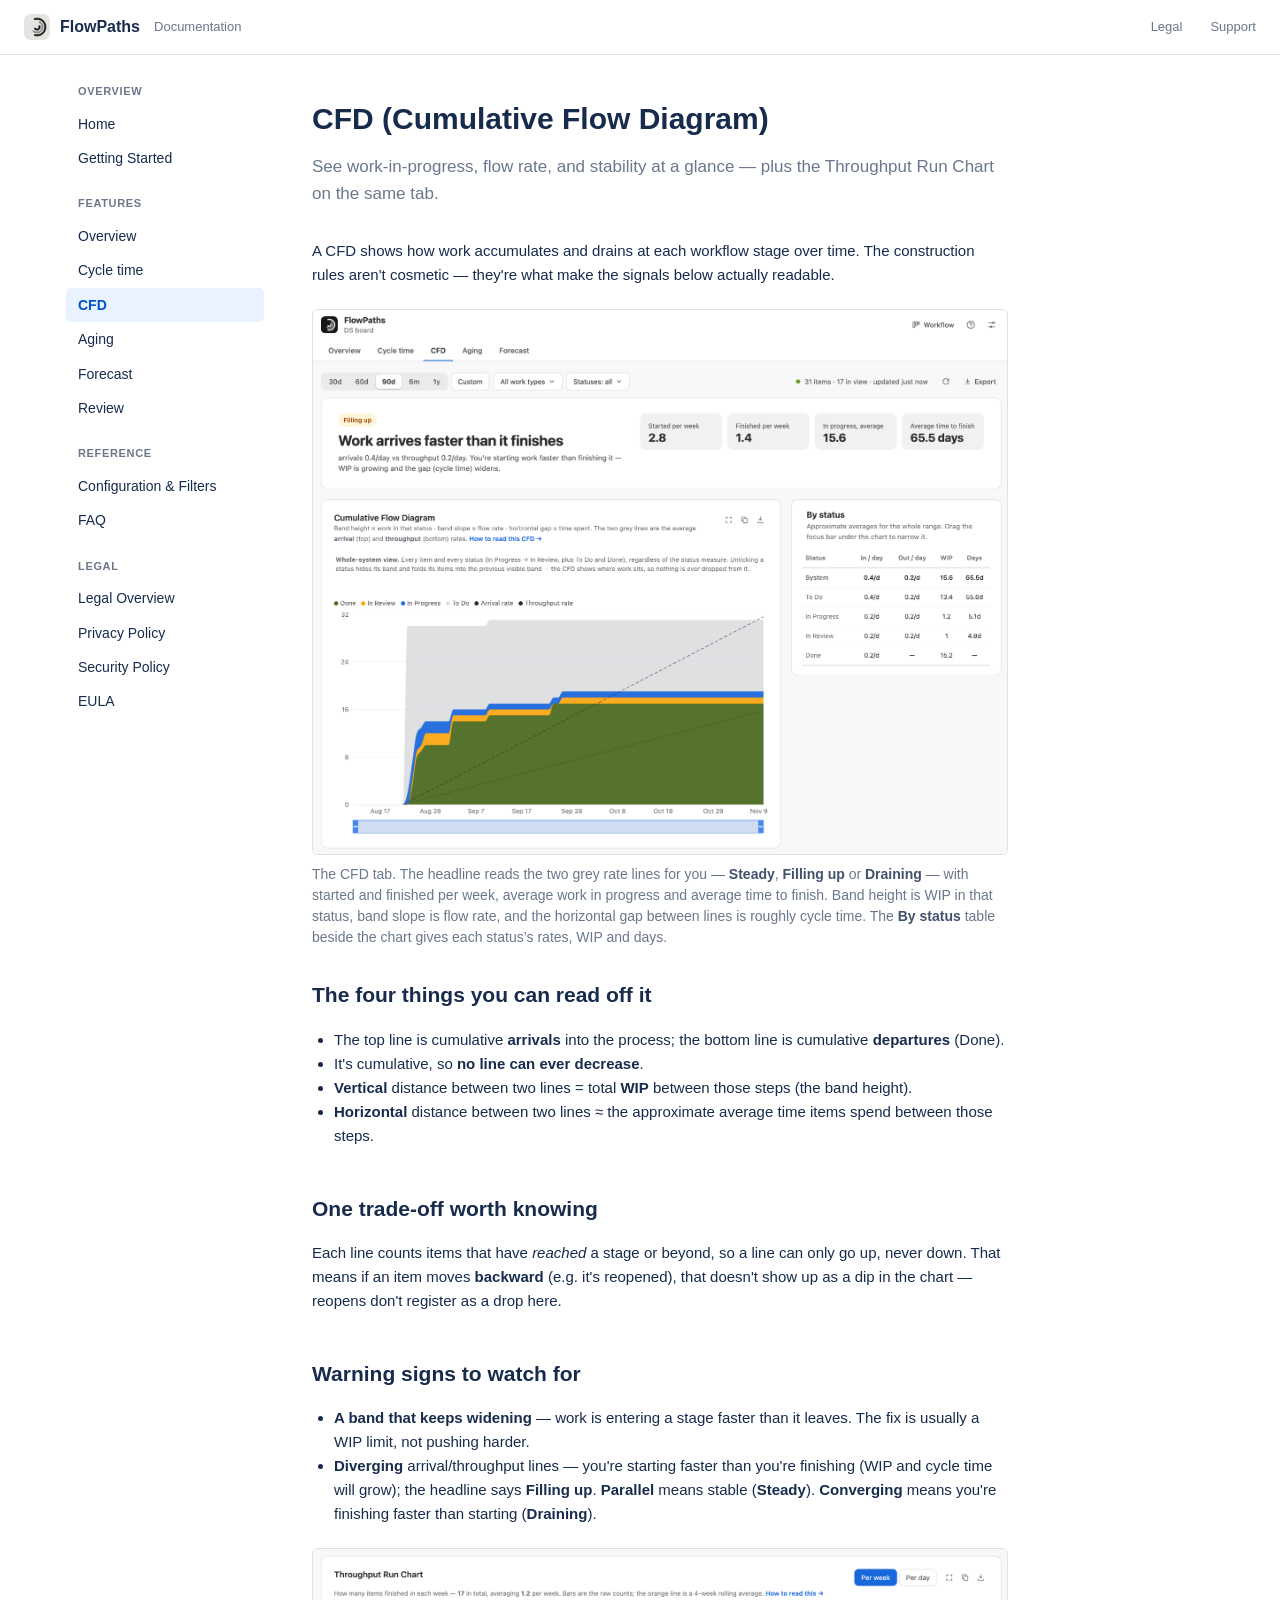
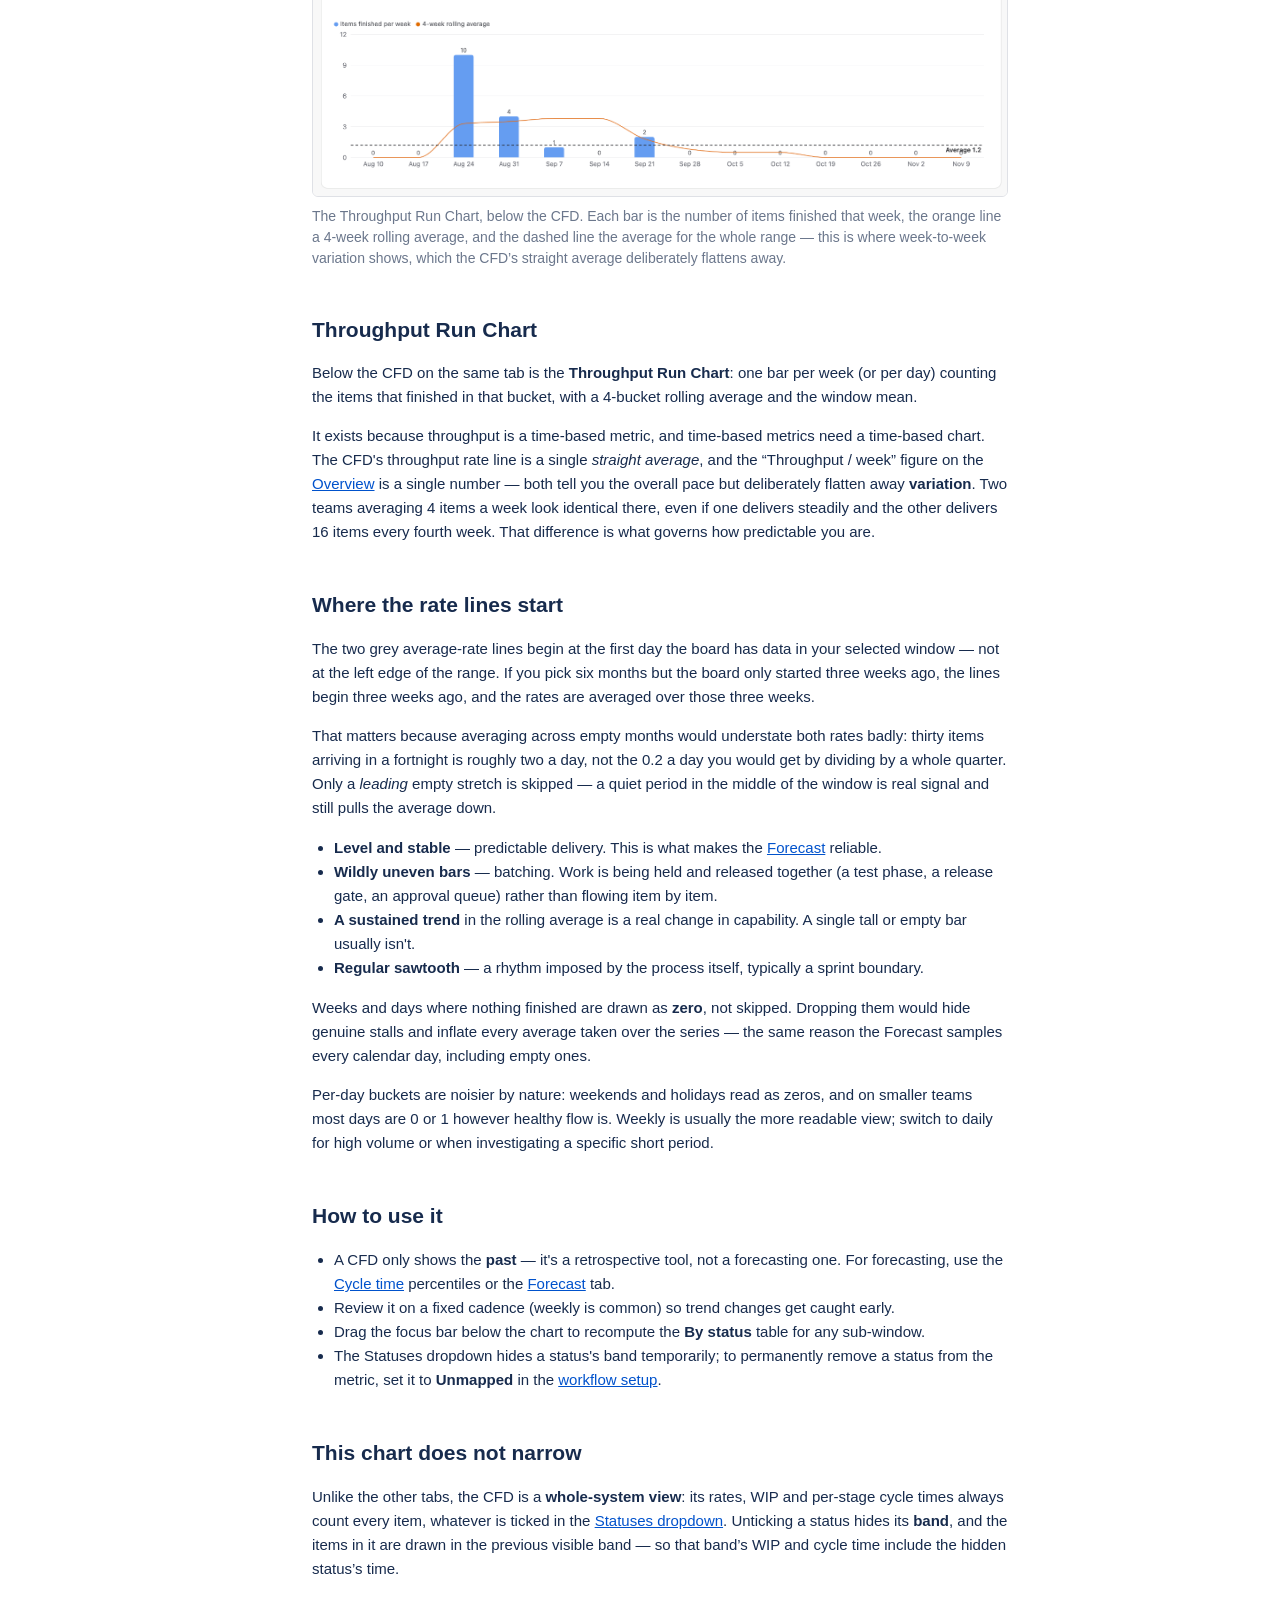
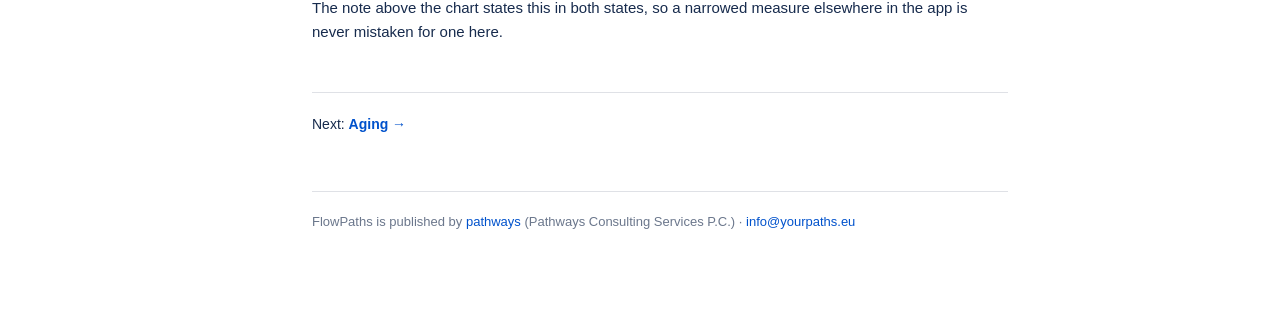
<file: cumulative-flow.html>
<!doctype html>
<html lang="en">
<head>
<meta charset="utf-8">
<meta name="viewport" content="width=device-width, initial-scale=1">
<title>Cumulative Flow Diagram — FlowPaths Documentation</title>
<link rel="stylesheet" href="style.css">
</head>
<body>
<div class="topbar">
  <img src="assets/logo.png" alt="">
  <a class="name" href="index.html">FlowPaths</a>
  <span class="tag">Documentation</span>
  <div class="spacer"></div>
  <a class="ext" href="https://pathways-nb.github.io/flow-metrics-legal/">Legal</a>
  <a class="ext" href="mailto:info@yourpaths.eu">Support</a>
</div>
<div class="layout">
  <nav class="sidebar">
    <h4>Overview</h4>
    <a href="index.html">Home</a>
    <a href="getting-started.html">Getting Started</a>

    <h4>Features</h4>
    <a href="dashboard.html">Overview</a>
    <a href="scatterplot.html">Cycle time</a>
    <a href="cumulative-flow.html" class="active">CFD</a>
    <a href="aging-wip.html">Aging</a>
    <a href="forecast.html">Forecast</a>
    <a href="review.html">Review</a>

    <h4>Reference</h4>
    <a href="configuration.html">Configuration &amp; Filters</a>
    <a href="faq.html">FAQ</a>

    <h4>Legal</h4>
    <a href="https://pathways-nb.github.io/flow-metrics-legal/">Legal Overview</a>
    <a href="https://pathways-nb.github.io/flow-metrics-legal/privacy-policy.html">Privacy Policy</a>
    <a href="https://pathways-nb.github.io/flow-metrics-legal/security-policy.html">Security Policy</a>
    <a href="https://pathways-nb.github.io/flow-metrics-legal/eula.html">EULA</a>
  </nav>

  <main class="content">
    <h1>CFD (Cumulative Flow Diagram)</h1>
    <p class="lede">See work-in-progress, flow rate, and stability at a glance &mdash; plus the Throughput Run Chart on the same tab.</p>

    <p>
      A CFD shows how work accumulates and drains at each workflow stage
      over time. The construction rules aren't cosmetic — they're what make
      the signals below actually readable.
    </p>

    <figure class="shot">
      <img src="assets/img/cumulative-flow.png" alt="CFD tab: a headline reading the flow, the stacked status bands, and the By status table beside them" loading="lazy">
      <figcaption>The CFD tab. The headline reads the two grey rate lines for you &mdash; <strong>Steady</strong>, <strong>Filling up</strong> or <strong>Draining</strong> &mdash; with started and finished per week, average work in progress and average time to finish. Band height is WIP in that status, band slope is flow rate, and the horizontal gap between lines is roughly cycle time. The <strong>By status</strong> table beside the chart gives each status&rsquo;s rates, WIP and days.</figcaption>
    </figure>

    <h2>The four things you can read off it</h2>
    <ul>
      <li>The top line is cumulative <strong>arrivals</strong> into the process; the bottom line is cumulative <strong>departures</strong> (Done).</li>
      <li>It's cumulative, so <strong>no line can ever decrease</strong>.</li>
      <li><strong>Vertical</strong> distance between two lines = total <strong>WIP</strong> between those steps (the band height).</li>
      <li><strong>Horizontal</strong> distance between two lines ≈ the approximate average time items spend between those steps.</li>
    </ul>

    <h2>One trade-off worth knowing</h2>
    <p>
      Each line counts items that have <em>reached</em> a stage or beyond,
      so a line can only go up, never down. That means if an item moves
      <strong>backward</strong> (e.g. it's reopened), that doesn't show up
      as a dip in the chart — reopens don't register as a drop here.
    </p>

    <h2>Warning signs to watch for</h2>
    <ul>
      <li><strong>A band that keeps widening</strong> — work is entering a stage faster than it leaves. The fix is usually a WIP limit, not pushing harder.</li>
      <li><strong>Diverging</strong> arrival/throughput lines — you're starting faster than you're finishing (WIP and cycle time will grow); the headline says <strong>Filling up</strong>. <strong>Parallel</strong> means stable (<strong>Steady</strong>). <strong>Converging</strong> means you're finishing faster than starting (<strong>Draining</strong>).</li>
    </ul>

    <figure class="shot">
      <img src="assets/img/throughput-run-chart.png" alt="Throughput Run Chart with weekly bars, a 4-week rolling average and the window average" loading="lazy">
      <figcaption>The Throughput Run Chart, below the CFD. Each bar is the number of items finished that week, the orange line a 4-week rolling average, and the dashed line the average for the whole range &mdash; this is where week-to-week variation shows, which the CFD’s straight average deliberately flattens away.</figcaption>
    </figure>

    <h2>Throughput Run Chart</h2>
    <p>
      Below the CFD on the same tab is the <strong>Throughput Run Chart</strong>:
      one bar per week (or per day) counting the items that finished in that
      bucket, with a 4-bucket rolling average and the window mean.
    </p>
    <p>
      It exists because throughput is a time-based metric, and time-based metrics
      need a time-based chart. The CFD's throughput rate line is a single
      <em>straight average</em>, and the
      &ldquo;Throughput / week&rdquo; figure on the <a href="dashboard.html">Overview</a>
      is a single number &mdash; both tell you the overall pace but deliberately
      flatten away <strong>variation</strong>. Two teams averaging 4 items a week
      look identical there, even if one delivers steadily and the other delivers
      16 items every fourth week. That difference is what governs how predictable
      you are.
    </p>
    <h2>Where the rate lines start</h2>
    <p>
      The two grey average-rate lines begin at the first day the board has data
      in your selected window &mdash; not at the left edge of the range. If you
      pick six months but the board only started three weeks ago, the lines
      begin three weeks ago, and the rates are averaged over those three weeks.
    </p>
    <p>
      That matters because averaging across empty months would understate both
      rates badly: thirty items arriving in a fortnight is roughly two a day, not
      the 0.2 a day you would get by dividing by a whole quarter. Only a
      <em>leading</em> empty stretch is skipped &mdash; a quiet period in the
      middle of the window is real signal and still pulls the average down.
    </p>

    <ul>
      <li><strong>Level and stable</strong> &mdash; predictable delivery. This is what makes the <a href="forecast.html">Forecast</a> reliable.</li>
      <li><strong>Wildly uneven bars</strong> &mdash; batching. Work is being held and released together (a test phase, a release gate, an approval queue) rather than flowing item by item.</li>
      <li><strong>A sustained trend</strong> in the rolling average is a real change in capability. A single tall or empty bar usually isn't.</li>
      <li><strong>Regular sawtooth</strong> &mdash; a rhythm imposed by the process itself, typically a sprint boundary.</li>
    </ul>
    <p>
      Weeks and days where nothing finished are drawn as <strong>zero</strong>, not
      skipped. Dropping them would hide genuine stalls and inflate every average
      taken over the series &mdash; the same reason the Forecast samples every
      calendar day, including empty ones.
    </p>
    <p>
      Per-day buckets are noisier by nature: weekends and holidays read as zeros,
      and on smaller teams most days are 0 or 1 however healthy flow is. Weekly is
      usually the more readable view; switch to daily for high volume or when
      investigating a specific short period.
    </p>

    <h2>How to use it</h2>
    <ul>
      <li>A CFD only shows the <strong>past</strong> — it's a retrospective tool, not a forecasting one. For forecasting, use the <a href="scatterplot.html">Cycle time</a> percentiles or the <a href="forecast.html">Forecast</a> tab.</li>
      <li>Review it on a fixed cadence (weekly is common) so trend changes get caught early.</li>
      <li>Drag the focus bar below the chart to recompute the <strong>By status</strong> table for any sub-window.</li>
      <li>The Statuses dropdown hides a status's band temporarily; to permanently remove a status from the metric, set it to <strong>Unmapped</strong> in the <a href="configuration.html">workflow setup</a>.</li>
    </ul>

    <h2 id="measure">This chart does not narrow</h2>
    <p>
      Unlike the other tabs, the CFD is a <strong>whole-system view</strong>:
      its rates, WIP and per-stage cycle times always count every item, whatever
      is ticked in the <a href="configuration.html#statuses">Statuses dropdown</a>. Unticking a status hides its <strong>band</strong>,
      and the items in it are drawn in the previous visible band &mdash; so that
      band&rsquo;s WIP and cycle time include the hidden status&rsquo;s time.
    </p>
    <p>
      The note above the chart states this in both states, so a narrowed measure
      elsewhere in the app is never mistaken for one here.
    </p>

    <div class="next-page">
      Next: <a href="aging-wip.html">Aging →</a>
    </div>

    <footer class="site-footer">
      FlowPaths is published by <a href="https://yourpaths.eu">pathways</a>
      (Pathways Consulting Services P.C.) &middot;
      <a href="mailto:info@yourpaths.eu">info@yourpaths.eu</a>
    </footer>
  </main>
</div>
</body>
</html>
</file>
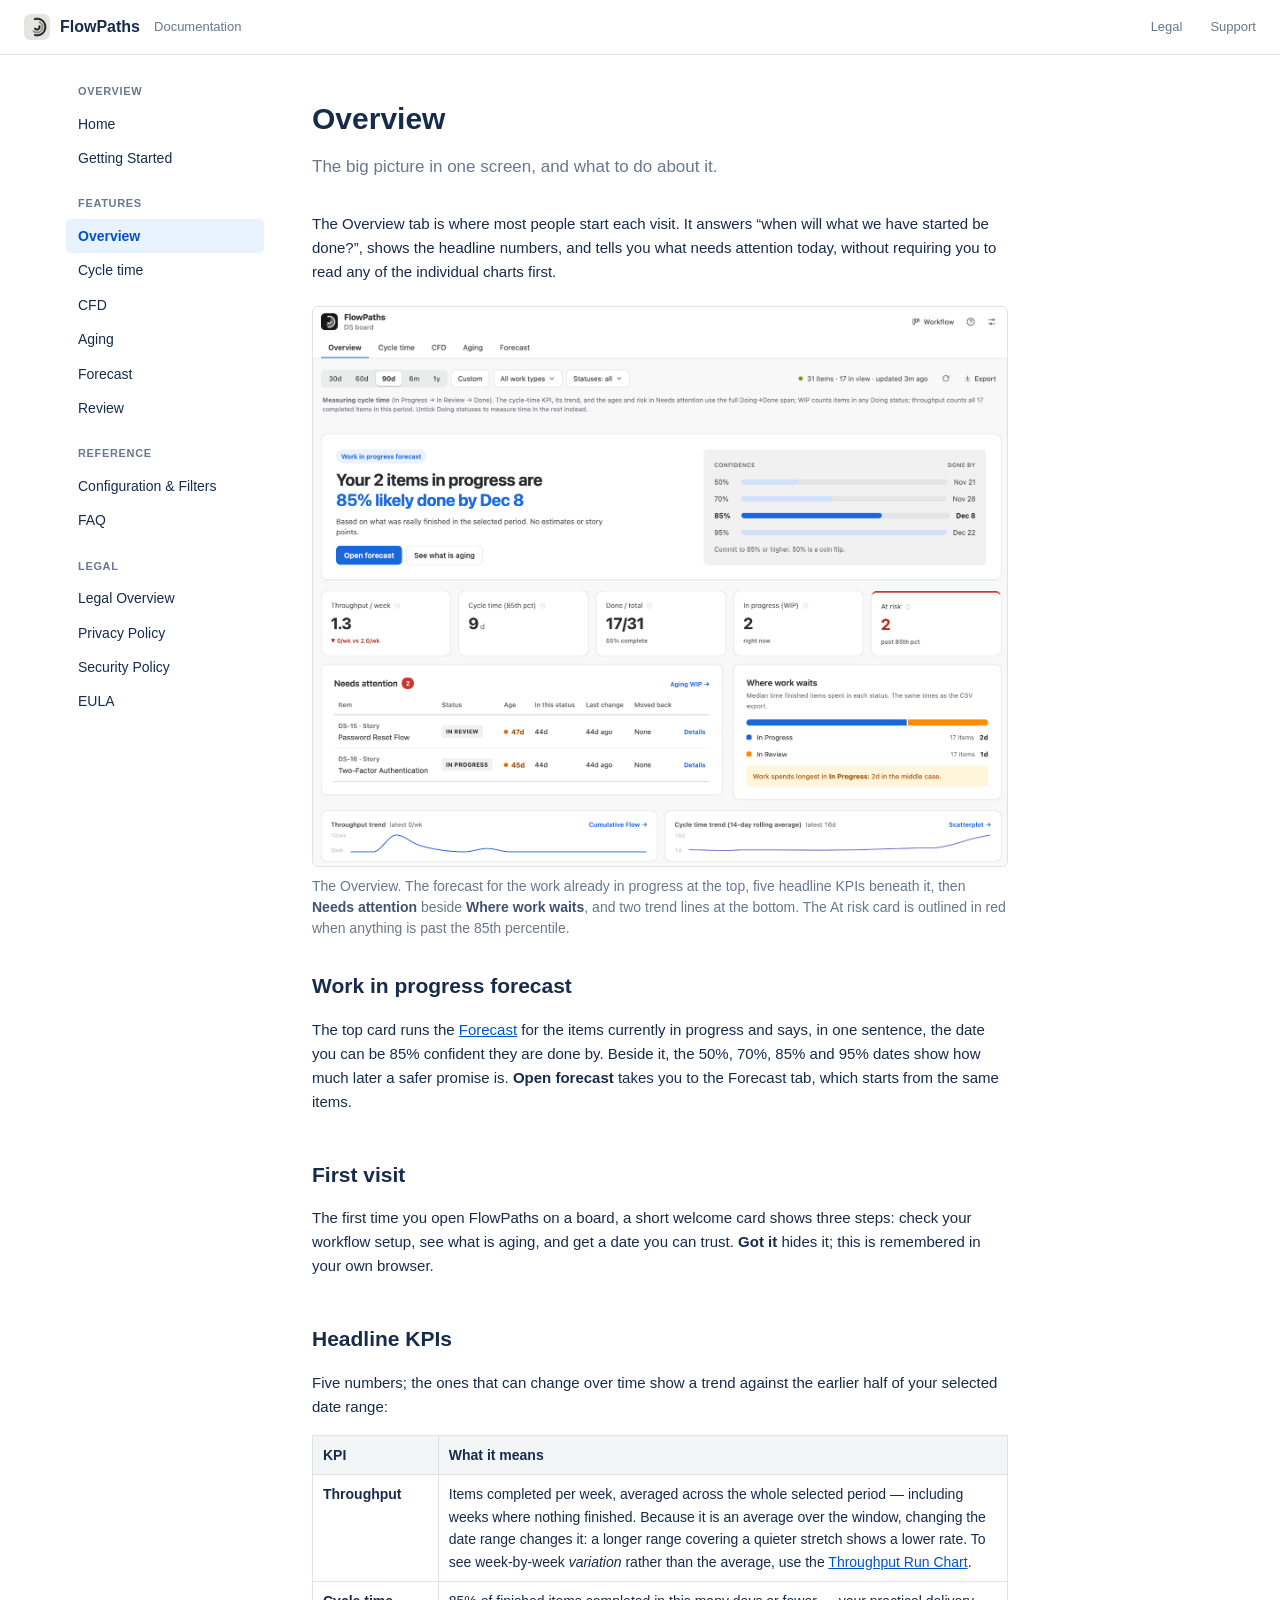
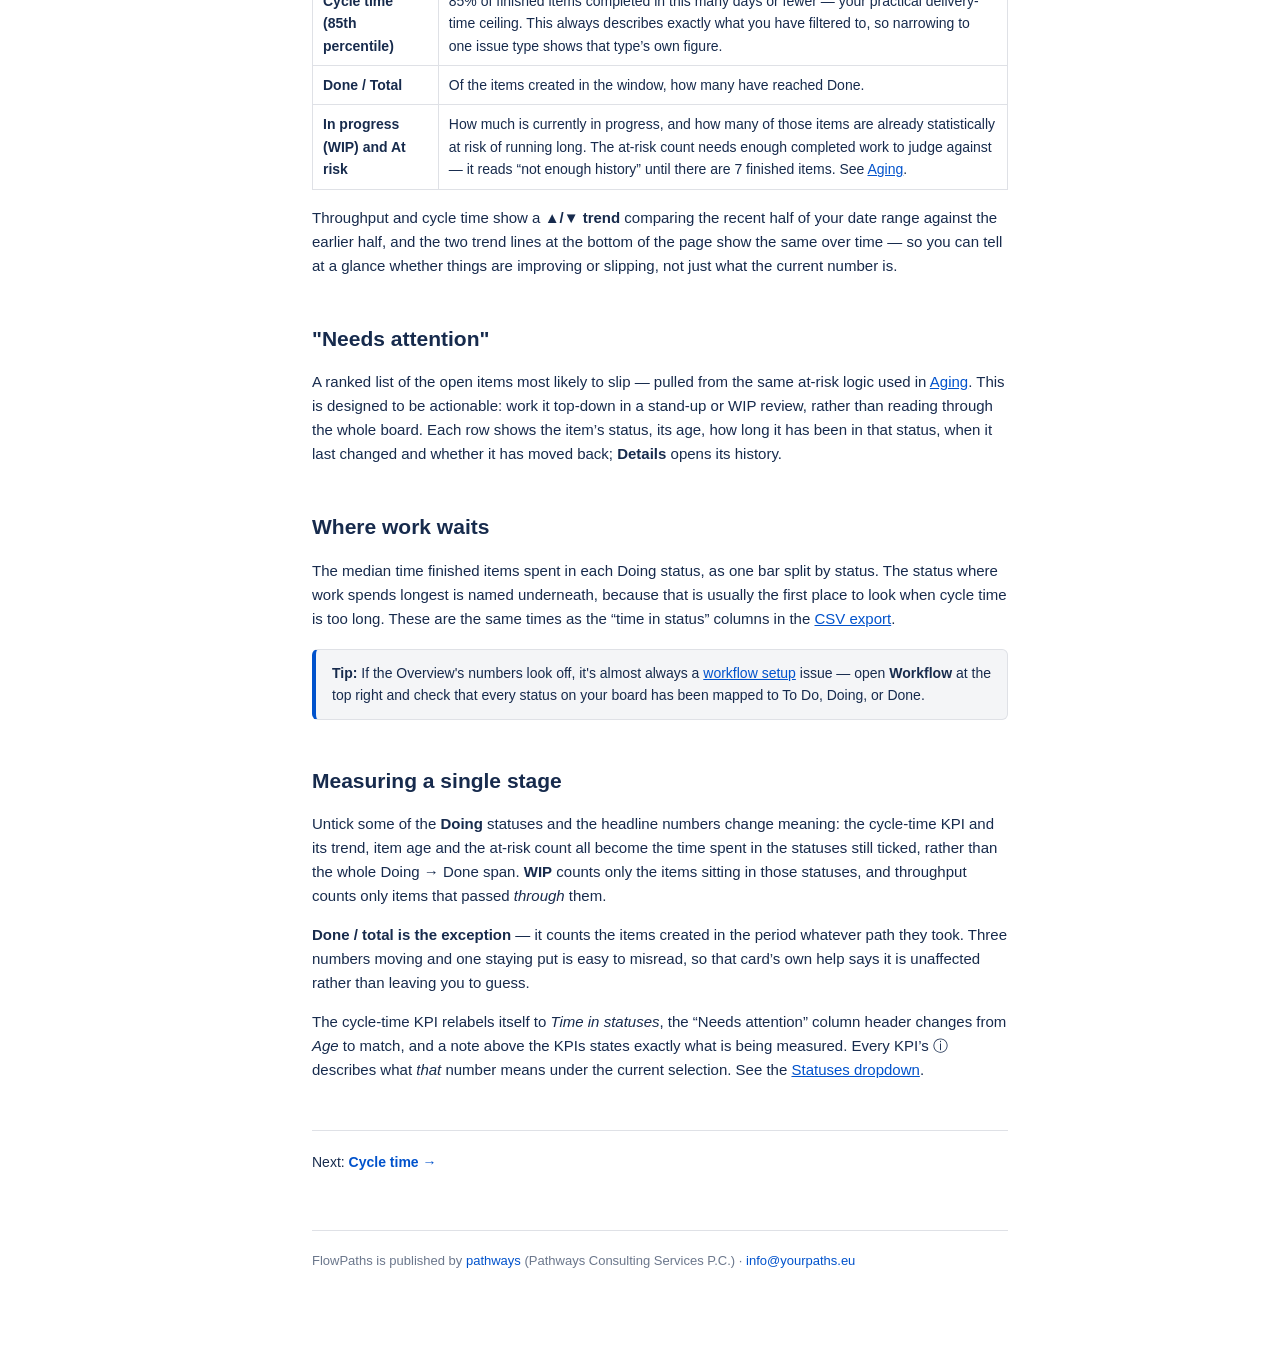
<file: dashboard.html>
<!doctype html>
<html lang="en">
<head>
<meta charset="utf-8">
<meta name="viewport" content="width=device-width, initial-scale=1">
<title>Overview — FlowPaths Documentation</title>
<link rel="stylesheet" href="style.css">
</head>
<body>
<div class="topbar">
  <img src="assets/logo.png" alt="">
  <a class="name" href="index.html">FlowPaths</a>
  <span class="tag">Documentation</span>
  <div class="spacer"></div>
  <a class="ext" href="https://pathways-nb.github.io/flow-metrics-legal/">Legal</a>
  <a class="ext" href="mailto:info@yourpaths.eu">Support</a>
</div>
<div class="layout">
  <nav class="sidebar">
    <h4>Overview</h4>
    <a href="index.html">Home</a>
    <a href="getting-started.html">Getting Started</a>

    <h4>Features</h4>
    <a href="dashboard.html" class="active">Overview</a>
    <a href="scatterplot.html">Cycle time</a>
    <a href="cumulative-flow.html">CFD</a>
    <a href="aging-wip.html">Aging</a>
    <a href="forecast.html">Forecast</a>
    <a href="review.html">Review</a>

    <h4>Reference</h4>
    <a href="configuration.html">Configuration &amp; Filters</a>
    <a href="faq.html">FAQ</a>

    <h4>Legal</h4>
    <a href="https://pathways-nb.github.io/flow-metrics-legal/">Legal Overview</a>
    <a href="https://pathways-nb.github.io/flow-metrics-legal/privacy-policy.html">Privacy Policy</a>
    <a href="https://pathways-nb.github.io/flow-metrics-legal/security-policy.html">Security Policy</a>
    <a href="https://pathways-nb.github.io/flow-metrics-legal/eula.html">EULA</a>
  </nav>

  <main class="content">
    <h1>Overview</h1>
    <p class="lede">The big picture in one screen, and what to do about it.</p>

    <p>
      The Overview tab is where most people start each visit. It answers
      &ldquo;when will what we have started be done?&rdquo;, shows the headline
      numbers, and tells you what needs attention today, without requiring you
      to read any of the individual charts first.
    </p>

    <figure class="shot">
      <img src="assets/img/dashboard.png" alt="The FlowPaths Overview: the work in progress forecast, five KPI cards, Needs attention and Where work waits" loading="lazy">
      <figcaption>The Overview. The forecast for the work already in progress at the top, five headline KPIs beneath it, then <strong>Needs attention</strong> beside <strong>Where work waits</strong>, and two trend lines at the bottom. The At&nbsp;risk card is outlined in red when anything is past the 85th percentile.</figcaption>
    </figure>

    <h2>Work in progress forecast</h2>
    <p>
      The top card runs the <a href="forecast.html">Forecast</a> for the items
      currently in progress and says, in one sentence, the date you can be 85%
      confident they are done by. Beside it, the 50%, 70%, 85% and 95% dates
      show how much later a safer promise is. <strong>Open forecast</strong>
      takes you to the Forecast tab, which starts from the same items.
    </p>

    <h2>First visit</h2>
    <p>
      The first time you open FlowPaths on a board, a short welcome card shows
      three steps: check your workflow setup, see what is aging, and get a date
      you can trust. <strong>Got it</strong> hides it; this is remembered in your
      own browser.
    </p>

    <h2>Headline KPIs</h2>
    <p>Five numbers; the ones that can change over time show a trend against the earlier half of your selected date range:</p>
    <table>
      <thead><tr><th>KPI</th><th>What it means</th></tr></thead>
      <tbody>
        <tr><td><strong>Throughput</strong></td><td>Items completed per week, averaged across the whole selected period &mdash; including weeks where nothing finished. Because it is an average over the window, changing the date range changes it: a longer range covering a quieter stretch shows a lower rate. To see week-by-week <em>variation</em> rather than the average, use the <a href="cumulative-flow.html">Throughput Run Chart</a>.</td></tr>
        <tr><td><strong>Cycle time (85th percentile)</strong></td><td>85% of finished items completed in this many days or fewer &mdash; your practical delivery-time ceiling. This always describes exactly what you have filtered to, so narrowing to one issue type shows that type&rsquo;s own figure.</td></tr>
        <tr><td><strong>Done / Total</strong></td><td>Of the items created in the window, how many have reached Done.</td></tr>
        <tr><td><strong>In progress (WIP) and At risk</strong></td><td>How much is currently in progress, and how many of those items are already statistically at risk of running long. The at-risk count needs enough completed work to judge against &mdash; it reads &ldquo;not enough history&rdquo; until there are 7 finished items. See <a href="aging-wip.html">Aging</a>.</td></tr>
      </tbody>
    </table>
    <p>
      Throughput and cycle time show a <strong>▲/▼ trend</strong> comparing
      the recent half of your date range against the earlier half, and the two
      trend lines at the bottom of the page show the same over time &mdash; so
      you can tell at a glance whether things are improving or slipping, not
      just what the current number is.
    </p>

    <h2>"Needs attention"</h2>
    <p>
      A ranked list of the open items most likely to slip — pulled from the
      same at-risk logic used in <a href="aging-wip.html">Aging</a>.
      This is designed to be actionable: work it top-down in a stand-up or
      WIP review, rather than reading through the whole board. Each row shows
      the item&rsquo;s status, its age, how long it has been in that status,
      when it last changed and whether it has moved back; <strong>Details</strong>
      opens its history.
    </p>

    <h2>Where work waits</h2>
    <p>
      The median time finished items spent in each Doing status, as one bar
      split by status. The status where work spends longest is named underneath,
      because that is usually the first place to look when cycle time is too
      long. These are the same times as the &ldquo;time in status&rdquo; columns
      in the <a href="configuration.html#export-csv">CSV export</a>.
    </p>

    <div class="callout">
      <strong>Tip:</strong> If the Overview's numbers look off, it's almost
      always a <a href="configuration.html">workflow setup</a> issue — open
      <strong>Workflow</strong> at the top right and check that every status
      on your board has been mapped to To Do, Doing, or Done.
    </div>

    <h2 id="measure">Measuring a single stage</h2>
    <p>
      Untick some of the <strong>Doing</strong> statuses and the headline
      numbers change meaning: the cycle-time KPI and its trend, item age and the
      at-risk count all become the time spent in the statuses still ticked,
      rather than the whole Doing&nbsp;&rarr;&nbsp;Done span. <strong>WIP</strong>
      counts only the items sitting in those statuses, and throughput counts only
      items that passed <em>through</em> them.
    </p>
    <p>
      <strong>Done / total is the exception</strong> &mdash; it counts the items
      created in the period whatever path they took. Three numbers moving and one
      staying put is easy to misread, so that card&rsquo;s own help says it is
      unaffected rather than leaving you to guess.
    </p>
    <p>
      The cycle-time KPI relabels itself to <em>Time in statuses</em>, the
      &ldquo;Needs attention&rdquo; column header changes from <em>Age</em> to match,
      and a note above the KPIs states exactly what is being measured. Every KPI&rsquo;s
      &#9432; describes what <em>that</em> number means under the current selection.
      See the <a href="configuration.html#statuses">Statuses dropdown</a>.
    </p>

    <div class="next-page">
      Next: <a href="scatterplot.html">Cycle time →</a>
    </div>

    <footer class="site-footer">
      FlowPaths is published by <a href="https://yourpaths.eu">pathways</a>
      (Pathways Consulting Services P.C.) &middot;
      <a href="mailto:info@yourpaths.eu">info@yourpaths.eu</a>
    </footer>
  </main>
</div>
</body>
</html>
</file>
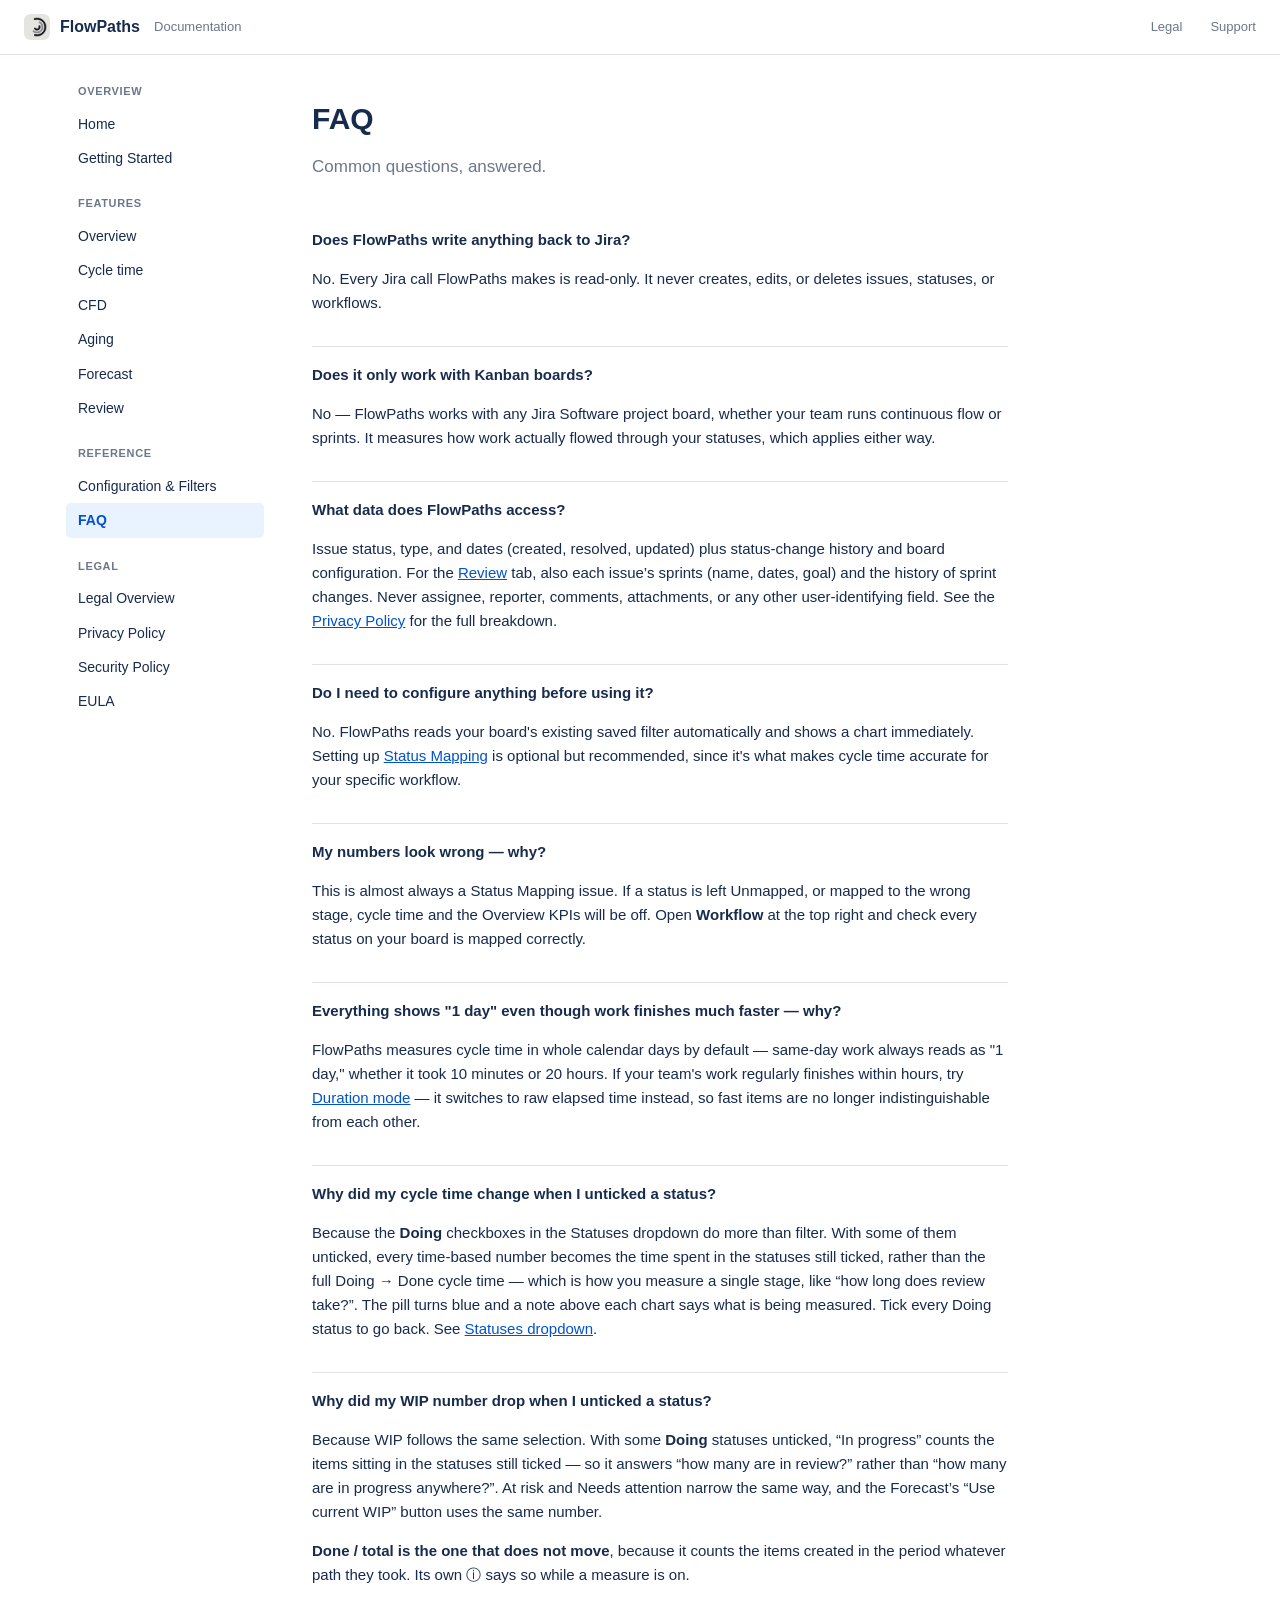
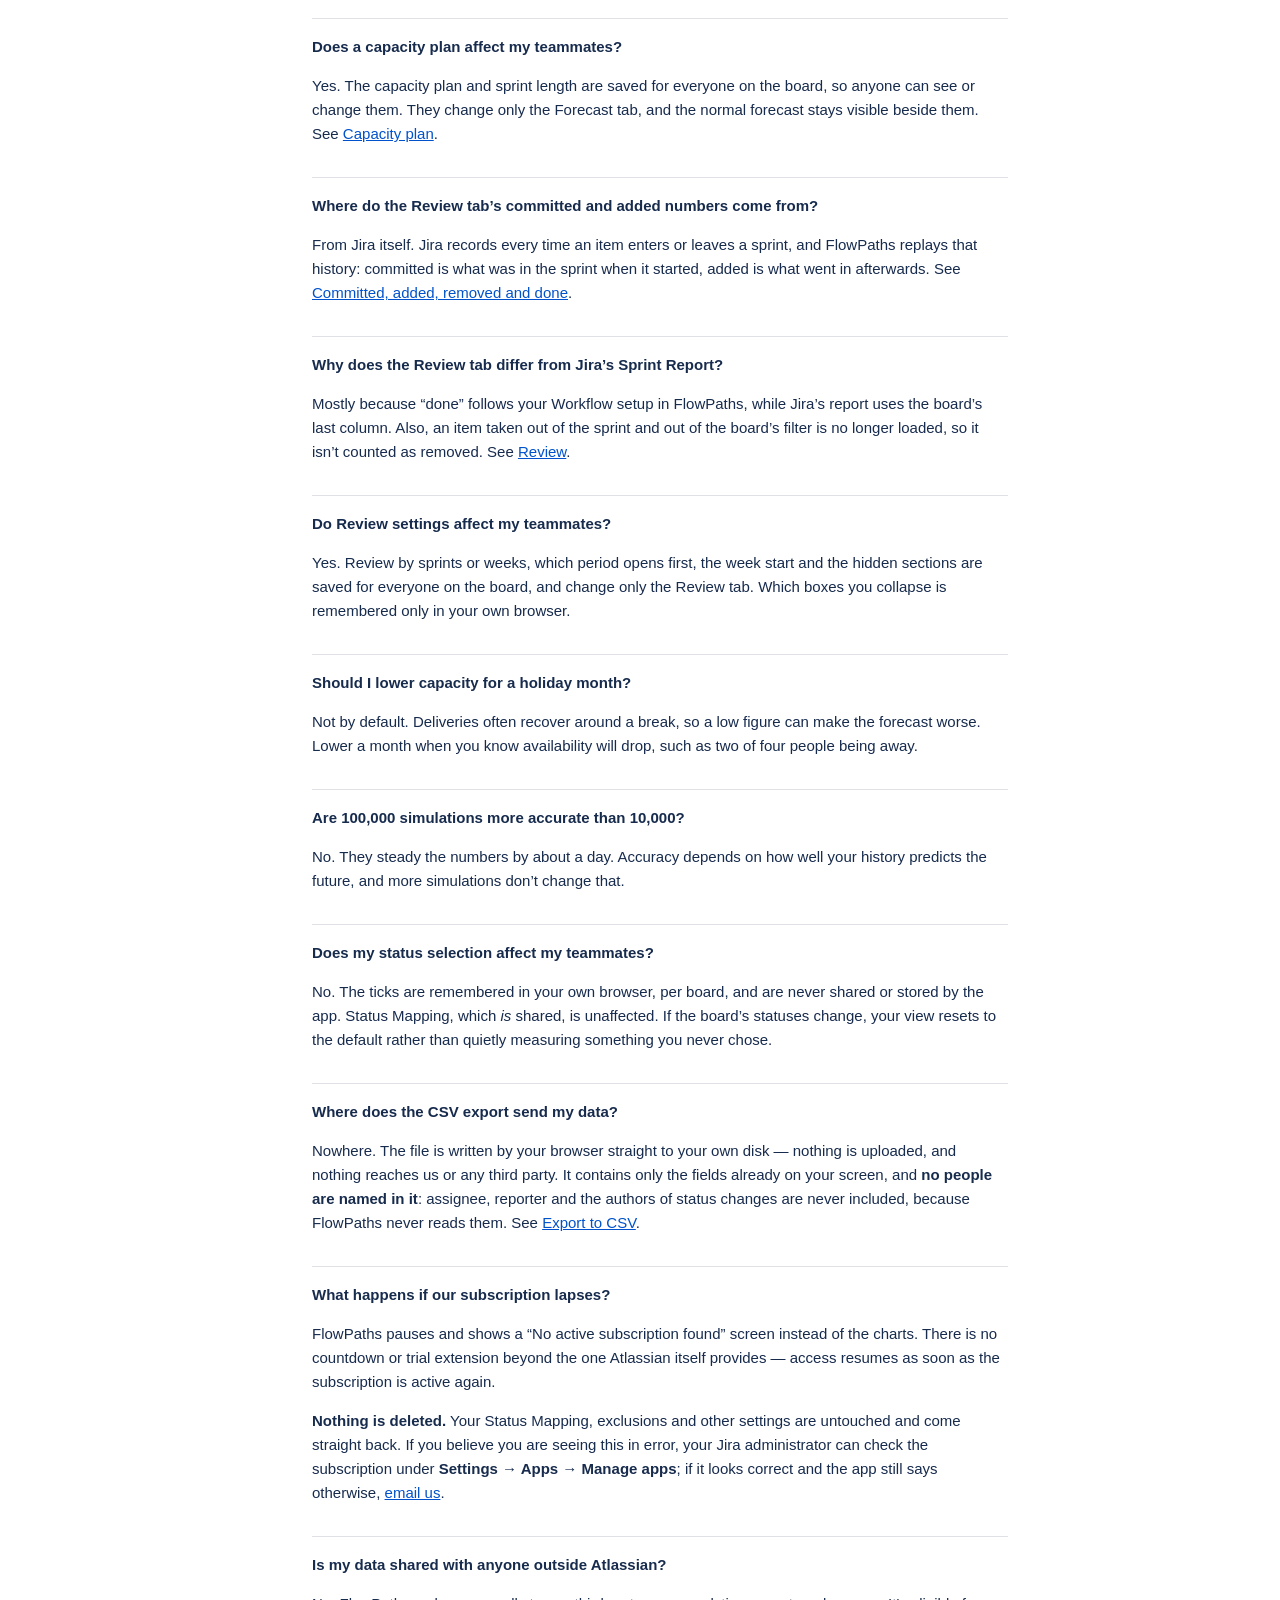
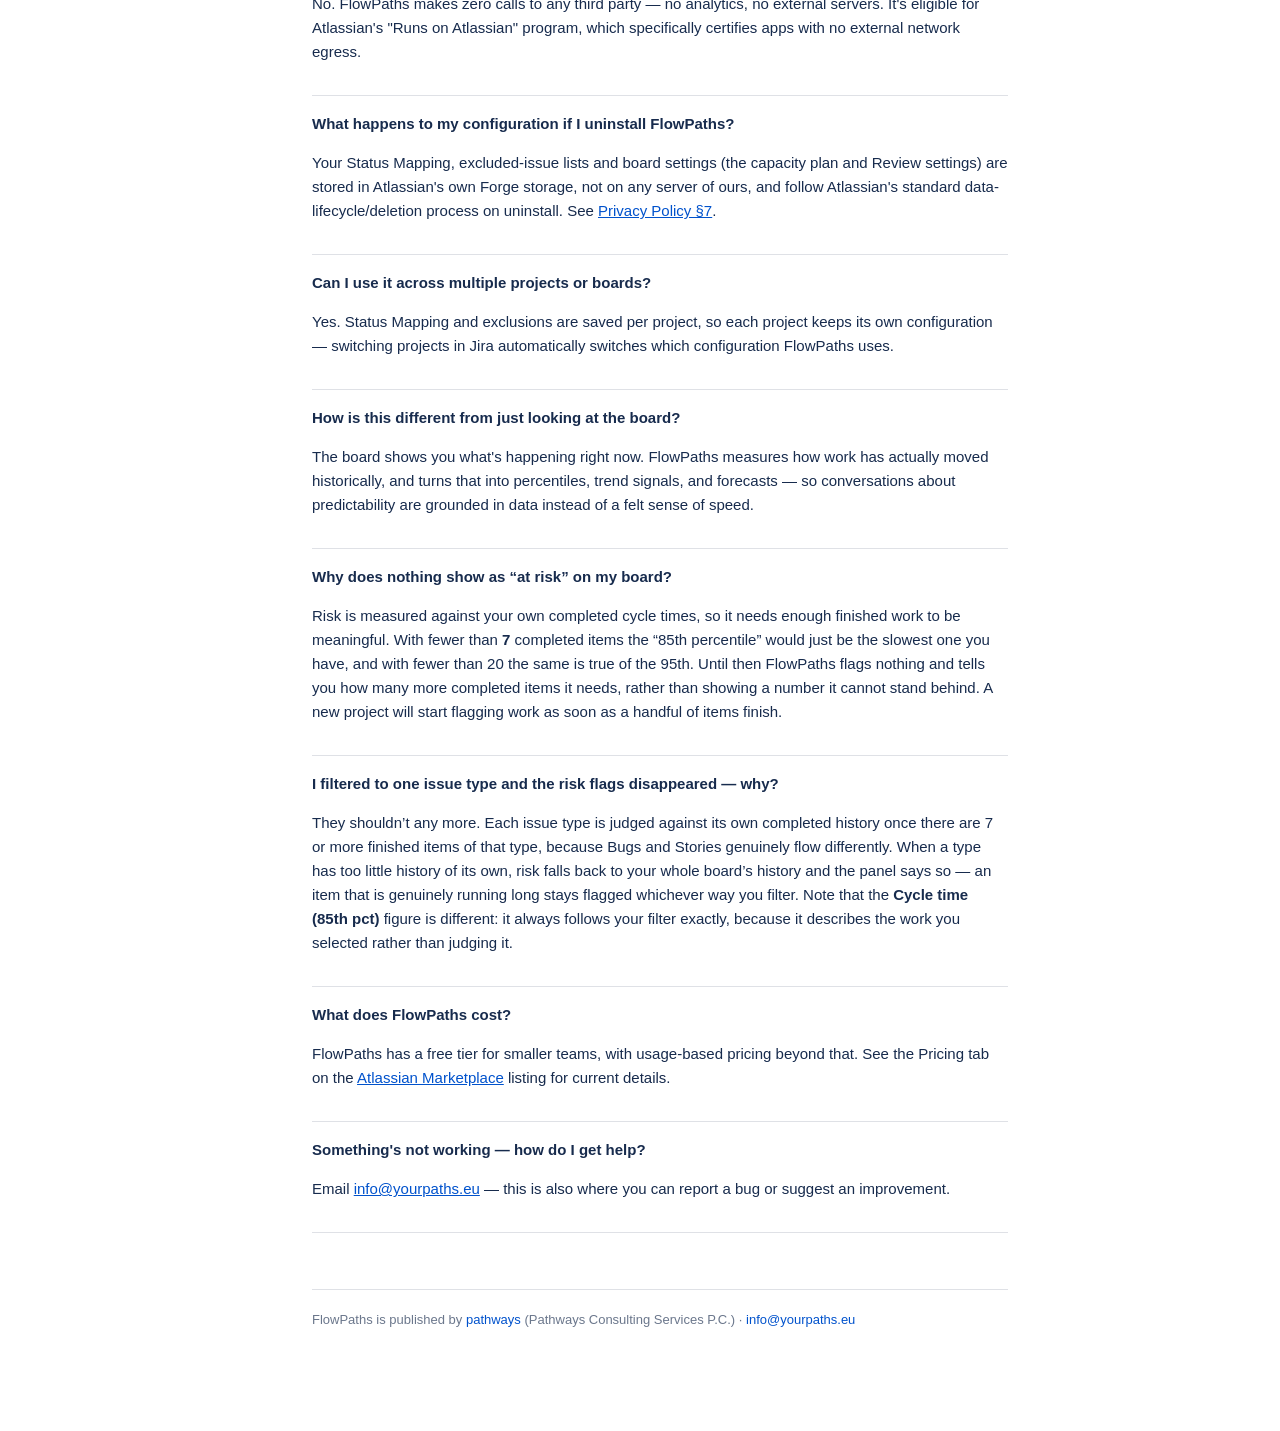
<file: faq.html>
<!doctype html>
<html lang="en">
<head>
<meta charset="utf-8">
<meta name="viewport" content="width=device-width, initial-scale=1">
<title>FAQ — FlowPaths Documentation</title>
<link rel="stylesheet" href="style.css">
</head>
<body>
<div class="topbar">
  <img src="assets/logo.png" alt="">
  <a class="name" href="index.html">FlowPaths</a>
  <span class="tag">Documentation</span>
  <div class="spacer"></div>
  <a class="ext" href="https://pathways-nb.github.io/flow-metrics-legal/">Legal</a>
  <a class="ext" href="mailto:info@yourpaths.eu">Support</a>
</div>
<div class="layout">
  <nav class="sidebar">
    <h4>Overview</h4>
    <a href="index.html">Home</a>
    <a href="getting-started.html">Getting Started</a>

    <h4>Features</h4>
    <a href="dashboard.html">Overview</a>
    <a href="scatterplot.html">Cycle time</a>
    <a href="cumulative-flow.html">CFD</a>
    <a href="aging-wip.html">Aging</a>
    <a href="forecast.html">Forecast</a>
    <a href="review.html">Review</a>

    <h4>Reference</h4>
    <a href="configuration.html">Configuration &amp; Filters</a>
    <a href="faq.html" class="active">FAQ</a>

    <h4>Legal</h4>
    <a href="https://pathways-nb.github.io/flow-metrics-legal/">Legal Overview</a>
    <a href="https://pathways-nb.github.io/flow-metrics-legal/privacy-policy.html">Privacy Policy</a>
    <a href="https://pathways-nb.github.io/flow-metrics-legal/security-policy.html">Security Policy</a>
    <a href="https://pathways-nb.github.io/flow-metrics-legal/eula.html">EULA</a>
  </nav>

  <main class="content">
    <h1>FAQ</h1>
    <p class="lede">Common questions, answered.</p>

    <div class="faq-item">
      <div class="faq-q">Does FlowPaths write anything back to Jira?</div>
      <p>No. Every Jira call FlowPaths makes is read-only. It never creates, edits, or deletes issues, statuses, or workflows.</p>
    </div>

    <div class="faq-item">
      <div class="faq-q">Does it only work with Kanban boards?</div>
      <p>No — FlowPaths works with any Jira Software project board, whether your team runs continuous flow or sprints. It measures how work actually flowed through your statuses, which applies either way.</p>
    </div>

    <div class="faq-item">
      <div class="faq-q">What data does FlowPaths access?</div>
      <p>Issue status, type, and dates (created, resolved, updated) plus status-change history and board configuration. For the <a href="review.html">Review</a> tab, also each issue&rsquo;s sprints (name, dates, goal) and the history of sprint changes. Never assignee, reporter, comments, attachments, or any other user-identifying field. See the <a href="https://pathways-nb.github.io/flow-metrics-legal/privacy-policy.html">Privacy Policy</a> for the full breakdown.</p>
    </div>

    <div class="faq-item">
      <div class="faq-q">Do I need to configure anything before using it?</div>
      <p>No. FlowPaths reads your board's existing saved filter automatically and shows a chart immediately. Setting up <a href="configuration.html">Status Mapping</a> is optional but recommended, since it's what makes cycle time accurate for your specific workflow.</p>
    </div>

    <div class="faq-item">
      <div class="faq-q">My numbers look wrong — why?</div>
      <p>This is almost always a Status Mapping issue. If a status is left Unmapped, or mapped to the wrong stage, cycle time and the Overview KPIs will be off. Open <strong>Workflow</strong> at the top right and check every status on your board is mapped correctly.</p>
    </div>

    <div class="faq-item">
      <div class="faq-q">Everything shows "1 day" even though work finishes much faster — why?</div>
      <p>FlowPaths measures cycle time in whole calendar days by default — same-day work always reads as "1 day," whether it took 10 minutes or 20 hours. If your team's work regularly finishes within hours, try <a href="configuration.html#duration-mode">Duration mode</a> — it switches to raw elapsed time instead, so fast items are no longer indistinguishable from each other.</p>
    </div>

    <div class="faq-item">
      <div class="faq-q">Why did my cycle time change when I unticked a status?</div>
      <p>Because the <strong>Doing</strong> checkboxes in the Statuses dropdown do more than filter. With some of them unticked, every time-based number becomes the time spent in the statuses still ticked, rather than the full Doing&nbsp;&rarr;&nbsp;Done cycle time &mdash; which is how you measure a single stage, like &ldquo;how long does review take?&rdquo;. The pill turns blue and a note above each chart says what is being measured. Tick every Doing status to go back. See <a href="configuration.html#statuses">Statuses dropdown</a>.</p>
    </div>

    <div class="faq-item">
      <div class="faq-q">Why did my WIP number drop when I unticked a status?</div>
      <p>Because WIP follows the same selection. With some <strong>Doing</strong> statuses unticked, &ldquo;In progress&rdquo; counts the items sitting in the statuses still ticked &mdash; so it answers &ldquo;how many are in review?&rdquo; rather than &ldquo;how many are in progress anywhere?&rdquo;. At risk and Needs attention narrow the same way, and the Forecast&rsquo;s &ldquo;Use current WIP&rdquo; button uses the same number.</p>
      <p><strong>Done / total is the one that does not move</strong>, because it counts the items created in the period whatever path they took. Its own &#9432; says so while a measure is on.</p>
    </div>

    <div class="faq-item">
      <div class="faq-q">Does a capacity plan affect my teammates?</div>
      <p>Yes. The capacity plan and sprint length are saved for everyone on the board, so anyone can see or change them. They change only the Forecast tab, and the normal forecast stays visible beside them. See <a href="forecast.html#capacity-plan">Capacity plan</a>.</p>
    </div>

    <div class="faq-item">
      <div class="faq-q">Where do the Review tab&rsquo;s committed and added numbers come from?</div>
      <p>From Jira itself. Jira records every time an item enters or leaves a sprint, and FlowPaths replays that history: committed is what was in the sprint when it started, added is what went in afterwards. See <a href="review.html#definitions">Committed, added, removed and done</a>.</p>
    </div>

    <div class="faq-item">
      <div class="faq-q">Why does the Review tab differ from Jira&rsquo;s Sprint Report?</div>
      <p>Mostly because &ldquo;done&rdquo; follows your Workflow setup in FlowPaths, while Jira&rsquo;s report uses the board&rsquo;s last column. Also, an item taken out of the sprint and out of the board&rsquo;s filter is no longer loaded, so it isn&rsquo;t counted as removed. See <a href="review.html">Review</a>.</p>
    </div>

    <div class="faq-item">
      <div class="faq-q">Do Review settings affect my teammates?</div>
      <p>Yes. Review by sprints or weeks, which period opens first, the week start and the hidden sections are saved for everyone on the board, and change only the Review tab. Which boxes you collapse is remembered only in your own browser.</p>
    </div>

    <div class="faq-item">
      <div class="faq-q">Should I lower capacity for a holiday month?</div>
      <p>Not by default. Deliveries often recover around a break, so a low figure can make the forecast worse. Lower a month when you know availability will drop, such as two of four people being away.</p>
    </div>

    <div class="faq-item">
      <div class="faq-q">Are 100,000 simulations more accurate than 10,000?</div>
      <p>No. They steady the numbers by about a day. Accuracy depends on how well your history predicts the future, and more simulations don&rsquo;t change that.</p>
    </div>

    <div class="faq-item">
      <div class="faq-q">Does my status selection affect my teammates?</div>
      <p>No. The ticks are remembered in your own browser, per board, and are never shared or stored by the app. Status Mapping, which <em>is</em> shared, is unaffected. If the board&rsquo;s statuses change, your view resets to the default rather than quietly measuring something you never chose.</p>
    </div>

    <div class="faq-item">
      <div class="faq-q">Where does the CSV export send my data?</div>
      <p>Nowhere. The file is written by your browser straight to your own disk &mdash; nothing is uploaded, and nothing reaches us or any third party. It contains only the fields already on your screen, and <strong>no people are named in it</strong>: assignee, reporter and the authors of status changes are never included, because FlowPaths never reads them. See <a href="configuration.html#export-csv">Export to CSV</a>.</p>
    </div>

    <div class="faq-item">
      <div class="faq-q">What happens if our subscription lapses?</div>
      <p>FlowPaths pauses and shows a &ldquo;No active subscription found&rdquo; screen instead of the charts. There is no countdown or trial extension beyond the one Atlassian itself provides &mdash; access resumes as soon as the subscription is active again.</p>
      <p><strong>Nothing is deleted.</strong> Your Status Mapping, exclusions and other settings are untouched and come straight back. If you believe you are seeing this in error, your Jira administrator can check the subscription under <strong>Settings &rarr; Apps &rarr; Manage apps</strong>; if it looks correct and the app still says otherwise, <a href="mailto:info@yourpaths.eu">email us</a>.</p>
    </div>

    <div class="faq-item">
      <div class="faq-q">Is my data shared with anyone outside Atlassian?</div>
      <p>No. FlowPaths makes zero calls to any third party — no analytics, no external servers. It's eligible for Atlassian's "Runs on Atlassian" program, which specifically certifies apps with no external network egress.</p>
    </div>

    <div class="faq-item">
      <div class="faq-q">What happens to my configuration if I uninstall FlowPaths?</div>
      <p>Your Status Mapping, excluded-issue lists and board settings (the capacity plan and Review settings) are stored in Atlassian's own Forge storage, not on any server of ours, and follow Atlassian's standard data-lifecycle/deletion process on uninstall. See <a href="https://pathways-nb.github.io/flow-metrics-legal/privacy-policy.html">Privacy Policy §7</a>.</p>
    </div>

    <div class="faq-item">
      <div class="faq-q">Can I use it across multiple projects or boards?</div>
      <p>Yes. Status Mapping and exclusions are saved per project, so each project keeps its own configuration — switching projects in Jira automatically switches which configuration FlowPaths uses.</p>
    </div>

    <div class="faq-item">
      <div class="faq-q">How is this different from just looking at the board?</div>
      <p>The board shows you what's happening right now. FlowPaths measures how work has actually moved historically, and turns that into percentiles, trend signals, and forecasts — so conversations about predictability are grounded in data instead of a felt sense of speed.</p>
    </div>

    <div class="faq-item">
      <div class="faq-q">Why does nothing show as &ldquo;at risk&rdquo; on my board?</div>
      <p>Risk is measured against your own completed cycle times, so it needs enough finished work to be meaningful. With fewer than <strong>7</strong> completed items the &ldquo;85th percentile&rdquo; would just be the slowest one you have, and with fewer than 20 the same is true of the 95th. Until then FlowPaths flags nothing and tells you how many more completed items it needs, rather than showing a number it cannot stand behind. A new project will start flagging work as soon as a handful of items finish.</p>
    </div>

    <div class="faq-item">
      <div class="faq-q">I filtered to one issue type and the risk flags disappeared &mdash; why?</div>
      <p>They shouldn&rsquo;t any more. Each issue type is judged against its own completed history once there are 7 or more finished items of that type, because Bugs and Stories genuinely flow differently. When a type has too little history of its own, risk falls back to your whole board&rsquo;s history and the panel says so &mdash; an item that is genuinely running long stays flagged whichever way you filter. Note that the <strong>Cycle time (85th pct)</strong> figure is different: it always follows your filter exactly, because it describes the work you selected rather than judging it.</p>
    </div>

    <div class="faq-item">
      <div class="faq-q">What does FlowPaths cost?</div>
      <p>FlowPaths has a free tier for smaller teams, with usage-based pricing beyond that. See the Pricing tab on the <a href="https://marketplace.atlassian.com">Atlassian Marketplace</a> listing for current details.</p>
    </div>

    <div class="faq-item">
      <div class="faq-q">Something's not working — how do I get help?</div>
      <p>Email <a href="mailto:info@yourpaths.eu?subject=FlowPaths%20support">info@yourpaths.eu</a> — this is also where you can report a bug or suggest an improvement.</p>
    </div>

    <footer class="site-footer">
      FlowPaths is published by <a href="https://yourpaths.eu">pathways</a>
      (Pathways Consulting Services P.C.) &middot;
      <a href="mailto:info@yourpaths.eu">info@yourpaths.eu</a>
    </footer>
  </main>
</div>
</body>
</html>
</file>
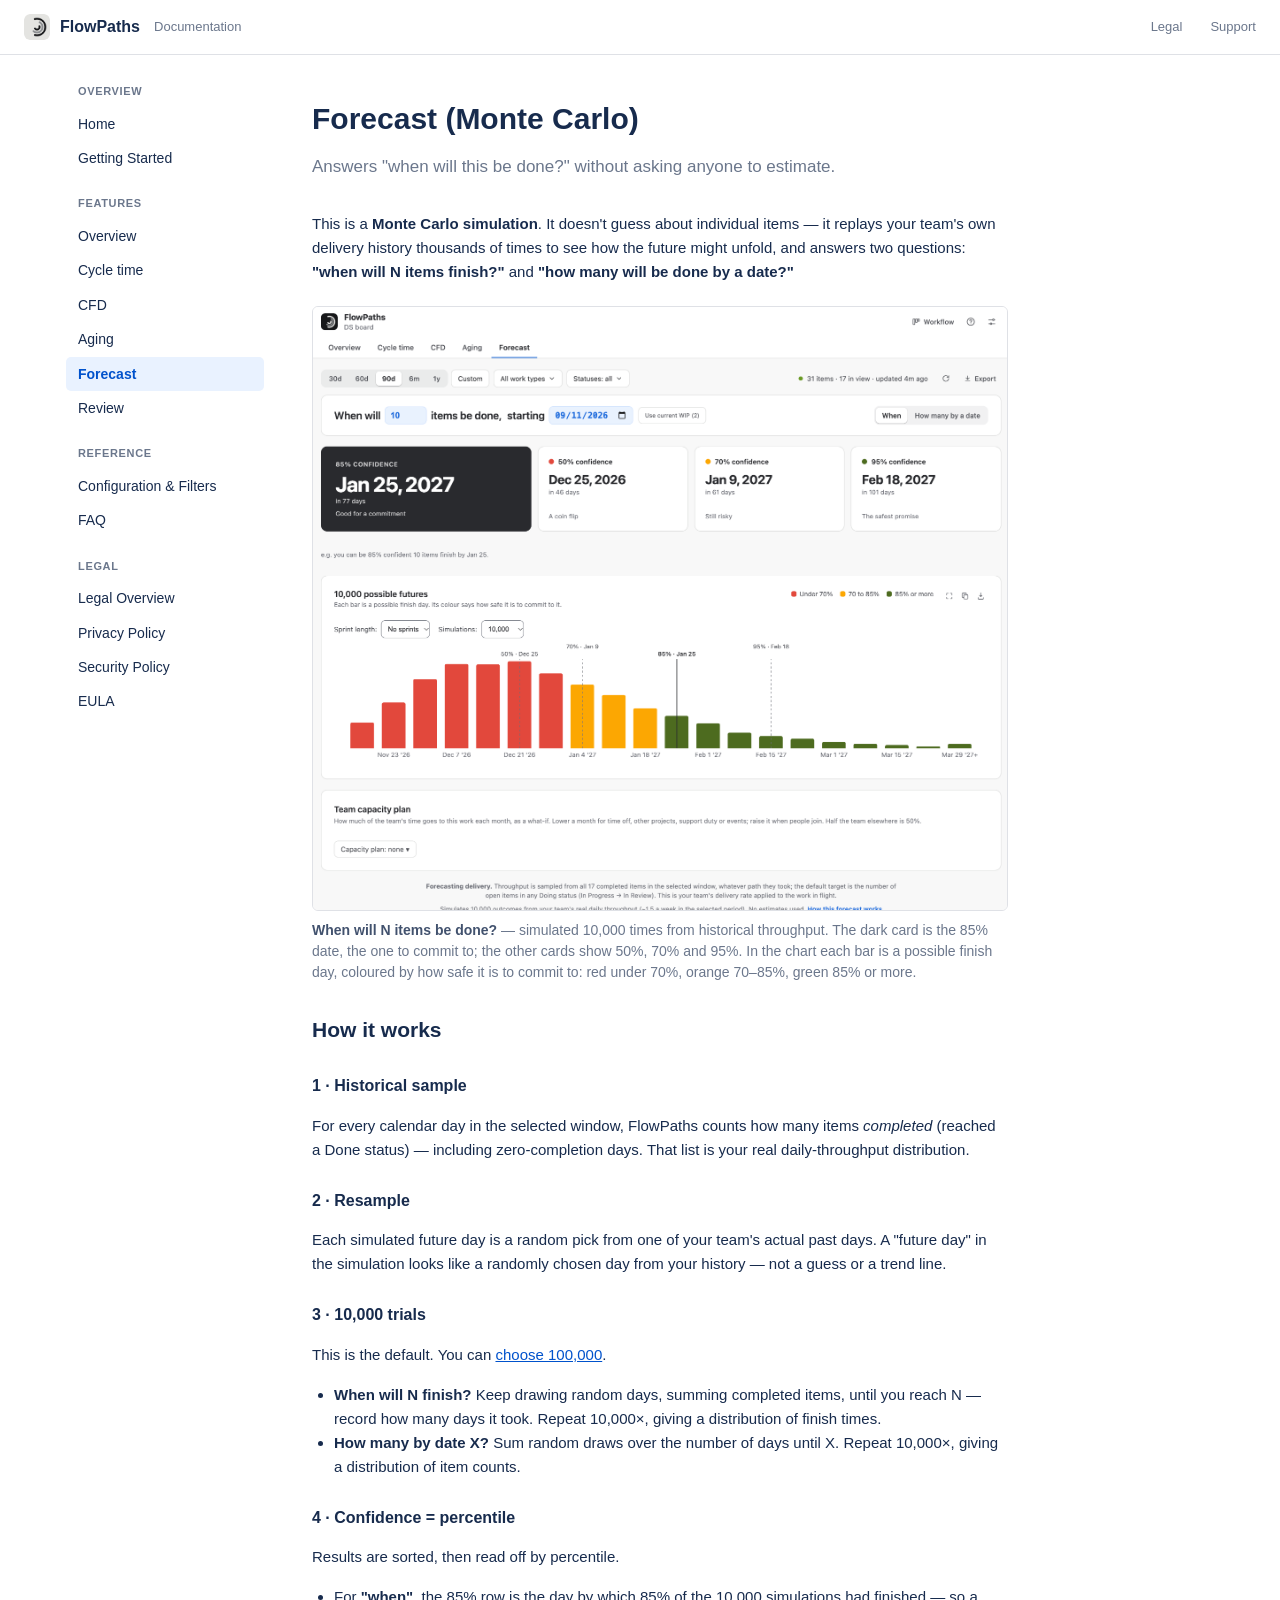
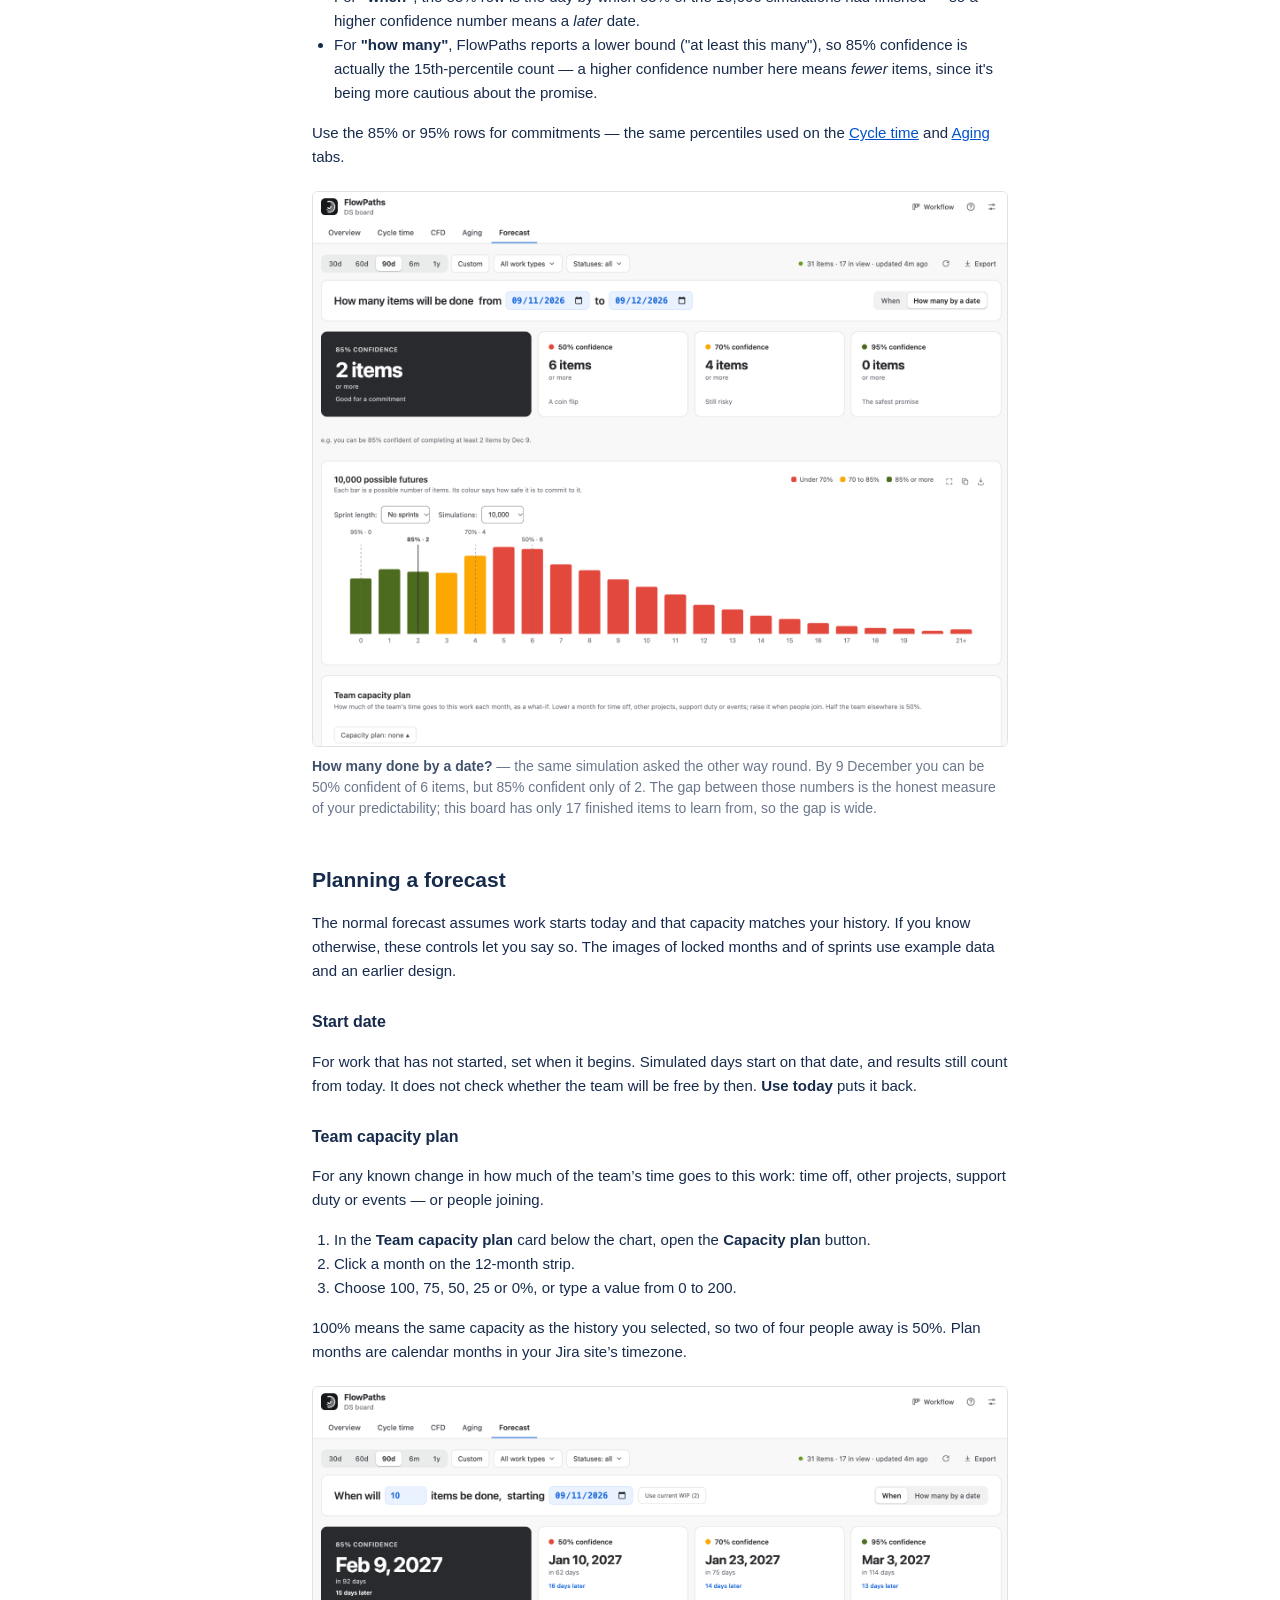
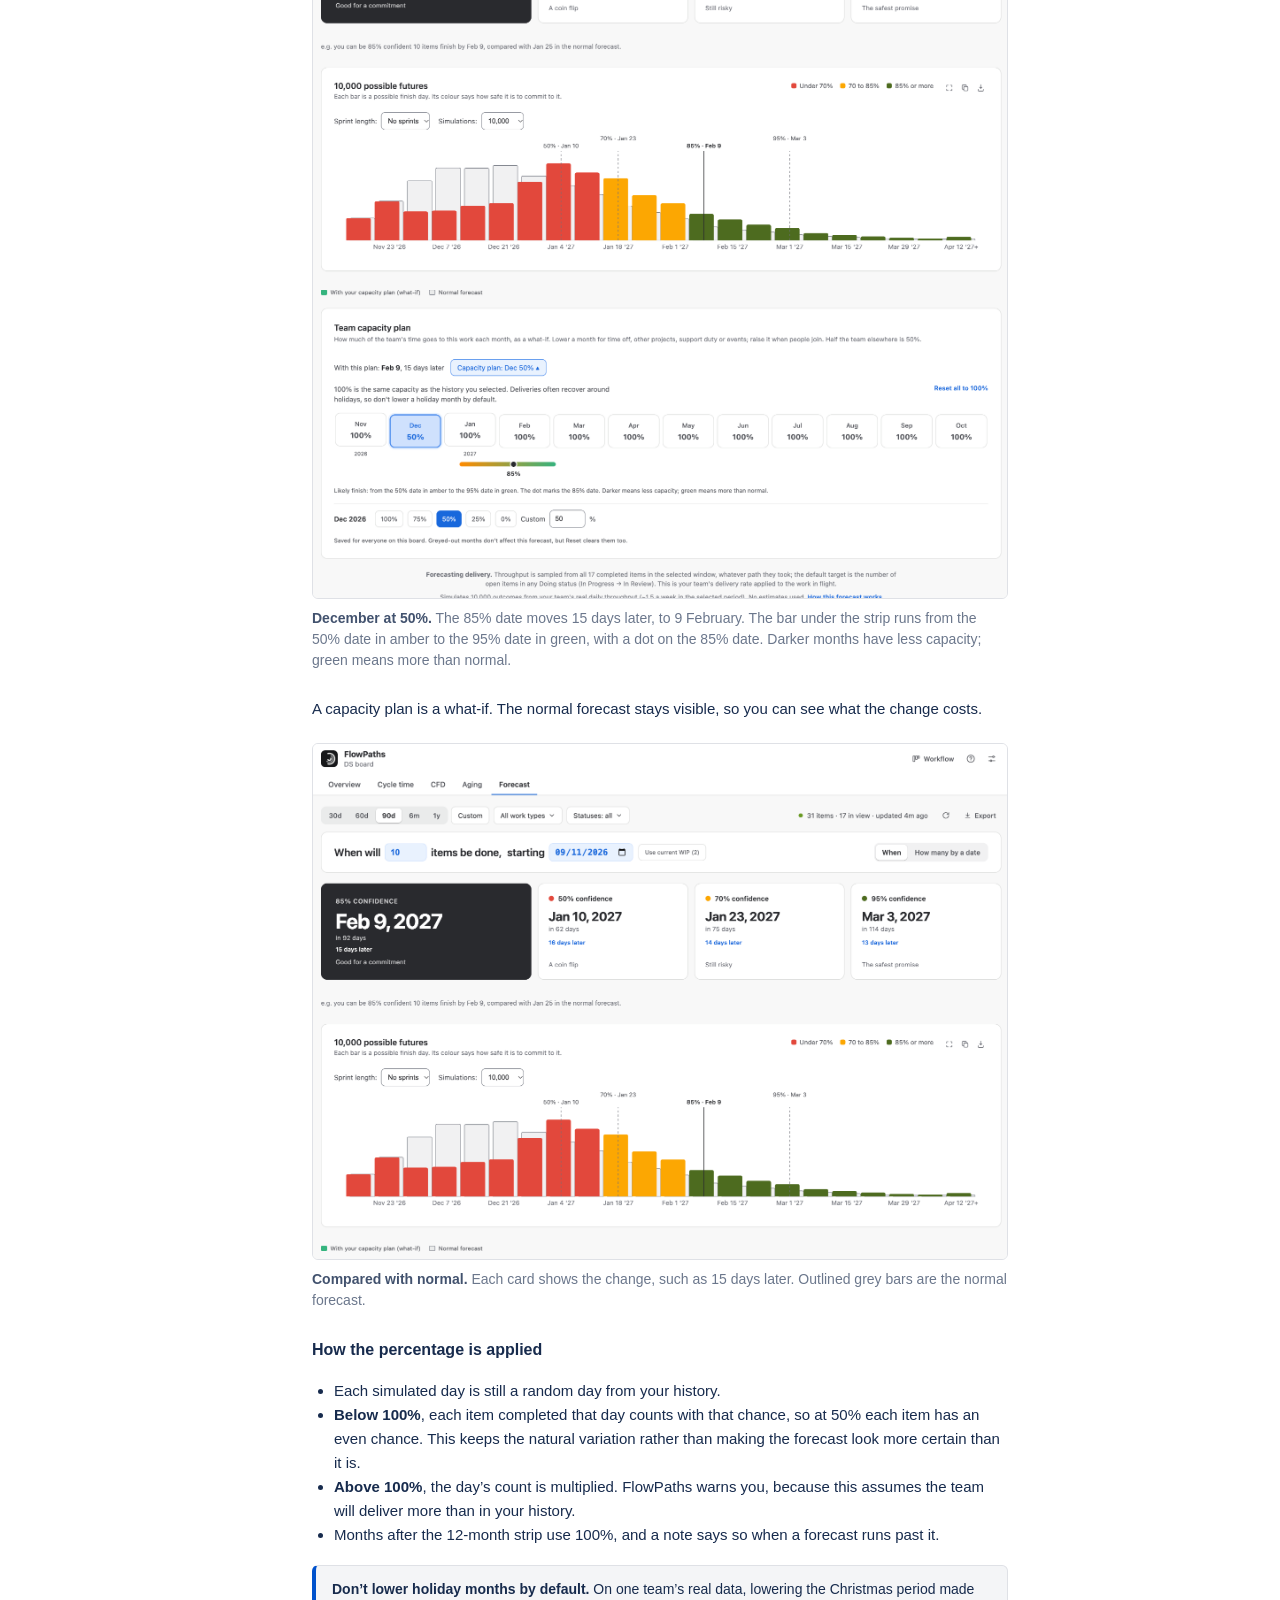
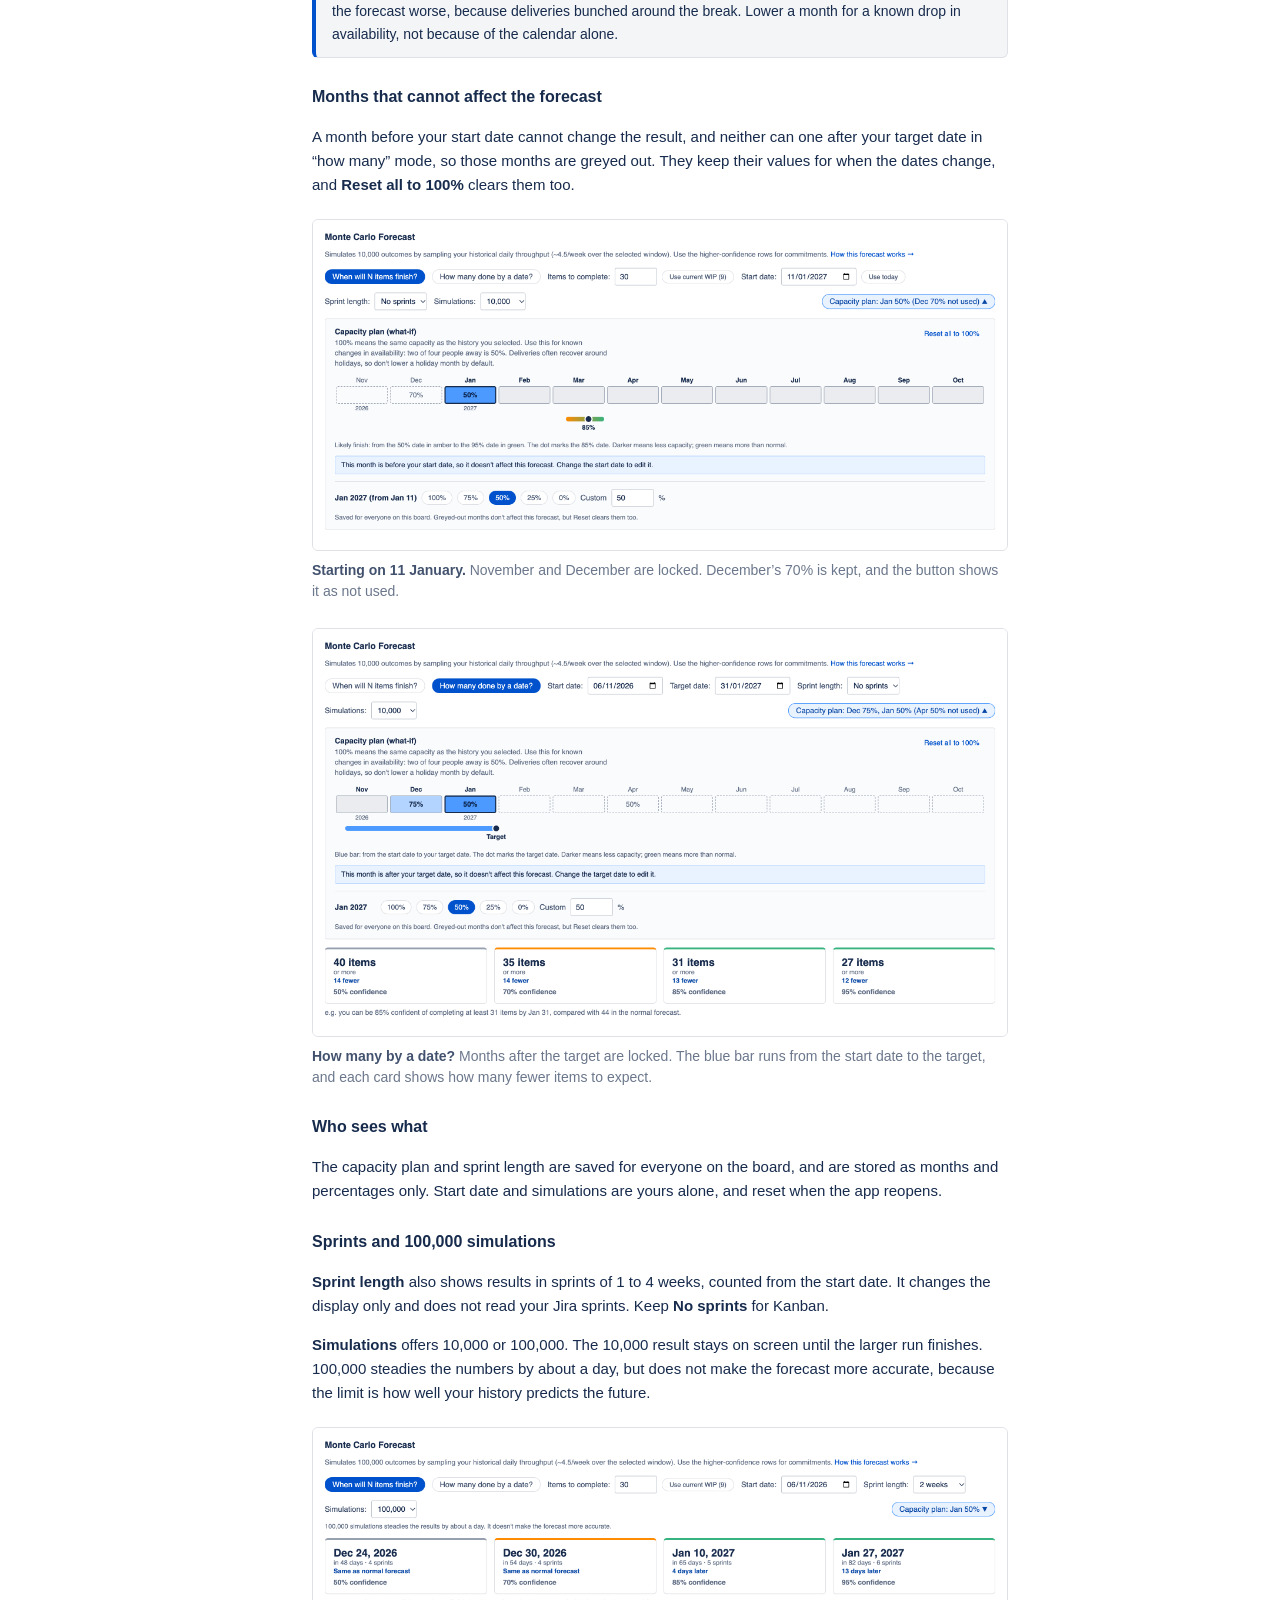
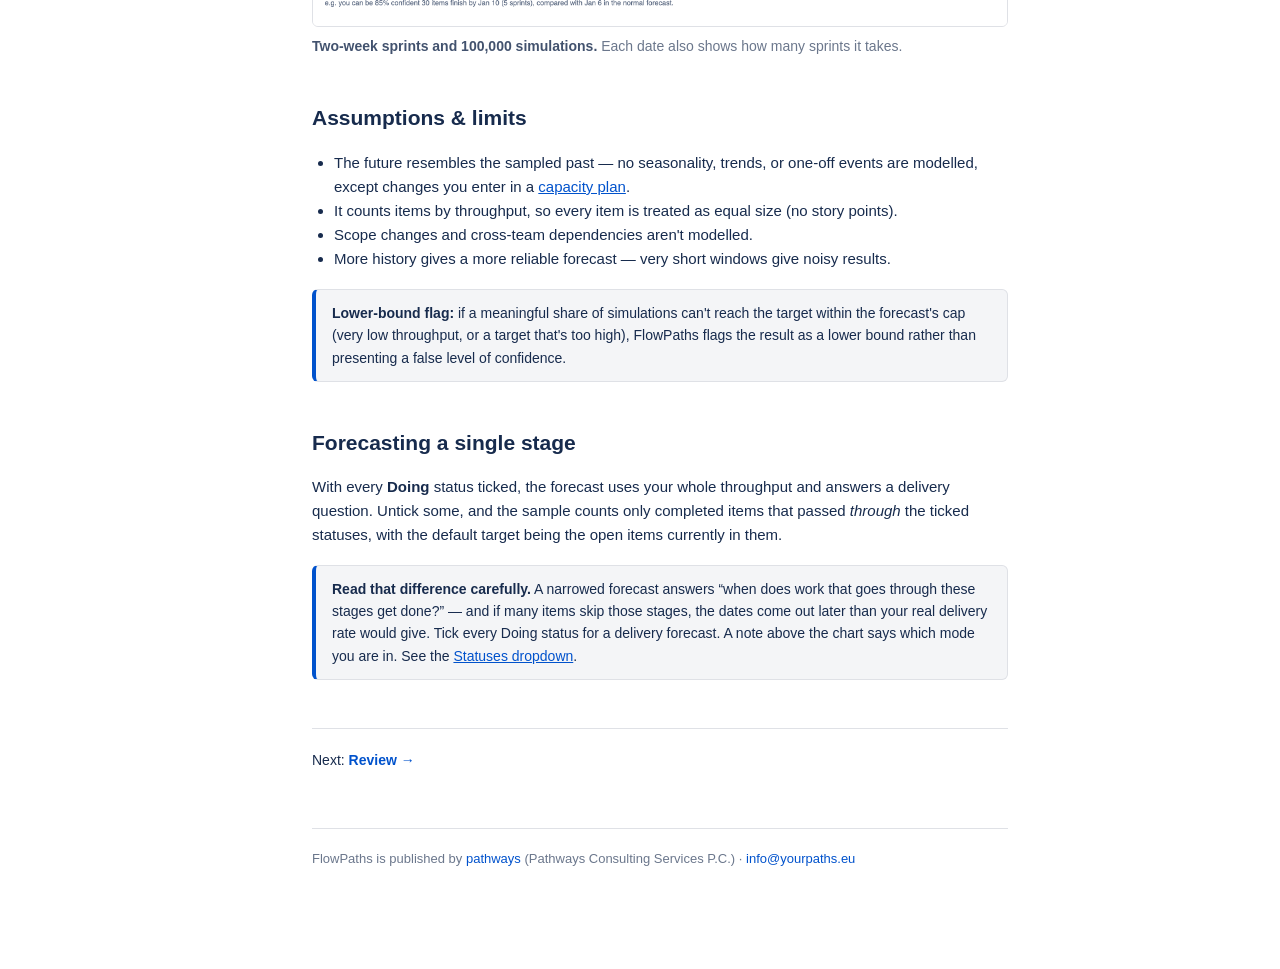
<file: forecast.html>
<!doctype html>
<html lang="en">
<head>
<meta charset="utf-8">
<meta name="viewport" content="width=device-width, initial-scale=1">
<title>Forecast (Monte Carlo) — FlowPaths Documentation</title>
<link rel="stylesheet" href="style.css">
</head>
<body>
<div class="topbar">
  <img src="assets/logo.png" alt="">
  <a class="name" href="index.html">FlowPaths</a>
  <span class="tag">Documentation</span>
  <div class="spacer"></div>
  <a class="ext" href="https://pathways-nb.github.io/flow-metrics-legal/">Legal</a>
  <a class="ext" href="mailto:info@yourpaths.eu">Support</a>
</div>
<div class="layout">
  <nav class="sidebar">
    <h4>Overview</h4>
    <a href="index.html">Home</a>
    <a href="getting-started.html">Getting Started</a>

    <h4>Features</h4>
    <a href="dashboard.html">Overview</a>
    <a href="scatterplot.html">Cycle time</a>
    <a href="cumulative-flow.html">CFD</a>
    <a href="aging-wip.html">Aging</a>
    <a href="forecast.html" class="active">Forecast</a>
    <a href="review.html">Review</a>

    <h4>Reference</h4>
    <a href="configuration.html">Configuration &amp; Filters</a>
    <a href="faq.html">FAQ</a>

    <h4>Legal</h4>
    <a href="https://pathways-nb.github.io/flow-metrics-legal/">Legal Overview</a>
    <a href="https://pathways-nb.github.io/flow-metrics-legal/privacy-policy.html">Privacy Policy</a>
    <a href="https://pathways-nb.github.io/flow-metrics-legal/security-policy.html">Security Policy</a>
    <a href="https://pathways-nb.github.io/flow-metrics-legal/eula.html">EULA</a>
  </nav>

  <main class="content">
    <h1>Forecast (Monte Carlo)</h1>
    <p class="lede">Answers "when will this be done?" without asking anyone to estimate.</p>

    <p>
      This is a <strong>Monte Carlo simulation</strong>. It doesn't guess
      about individual items — it replays your team's own delivery history
      thousands of times to see how the future might unfold, and answers two
      questions: <strong>"when will N items finish?"</strong> and
      <strong>"how many will be done by a date?"</strong>
    </p>

    <figure class="shot">
      <img src="assets/img/forecast-when.png" alt="Forecast answering when a number of items will be done, with the 85% date first and a chart of 10,000 possible futures" loading="lazy">
      <figcaption><strong>When will N items be done?</strong> &mdash; simulated 10,000 times from historical throughput. The dark card is the 85% date, the one to commit to; the other cards show 50%, 70% and 95%. In the chart each bar is a possible finish day, coloured by how safe it is to commit to: red under 70%, orange 70&ndash;85%, green 85% or more.</figcaption>
    </figure>

    <h2>How it works</h2>

    <h3>1 · Historical sample</h3>
    <p>
      For every calendar day in the selected window, FlowPaths counts how
      many items <em>completed</em> (reached a Done status) — including
      zero-completion days. That list is your real daily-throughput
      distribution.
    </p>

    <h3>2 · Resample</h3>
    <p>
      Each simulated future day is a random pick from one of your team's
      actual past days. A "future day" in the simulation looks like a
      randomly chosen day from your history — not a guess or a trend line.
    </p>

    <h3>3 · 10,000 trials</h3>
    <p>This is the default. You can <a href="#sprints">choose 100,000</a>.</p>
    <ul>
      <li><strong>When will N finish?</strong> Keep drawing random days, summing completed items, until you reach N — record how many days it took. Repeat 10,000×, giving a distribution of finish times.</li>
      <li><strong>How many by date X?</strong> Sum random draws over the number of days until X. Repeat 10,000×, giving a distribution of item counts.</li>
    </ul>

    <h3>4 · Confidence = percentile</h3>
    <p>
      Results are sorted, then read off by percentile.
    </p>
    <ul>
      <li>For <strong>"when"</strong>, the 85% row is the day by which 85% of the 10,000 simulations had finished — so a higher confidence number means a <em>later</em> date.</li>
      <li>For <strong>"how many"</strong>, FlowPaths reports a lower bound ("at least this many"), so 85% confidence is actually the 15th-percentile count — a higher confidence number here means <em>fewer</em> items, since it's being more cautious about the promise.</li>
    </ul>
    <p>Use the 85% or 95% rows for commitments — the same percentiles used on the <a href="scatterplot.html">Cycle time</a> and <a href="aging-wip.html">Aging</a> tabs.</p>

    <figure class="shot">
      <img src="assets/img/forecast-how-many.png" alt="Monte Carlo forecast answering how many items will be done by a target date" loading="lazy">
      <figcaption><strong>How many done by a date?</strong> &mdash; the same simulation asked the other way round. By 9&nbsp;December you can be 50% confident of 6 items, but 85% confident only of 2. The gap between those numbers is the honest measure of your predictability; this board has only 17 finished items to learn from, so the gap is wide.</figcaption>
    </figure>

    <h2 id="planning">Planning a forecast</h2>
    <p>
      The normal forecast assumes work starts today and that capacity matches
      your history. If you know otherwise, these controls let you say so. The
      images of locked months and of sprints use example data and an earlier
      design.
    </p>

    <h3 id="start-date">Start date</h3>
    <p>
      For work that has not started, set when it begins. Simulated days start
      on that date, and results still count from today. It does not check
      whether the team will be free by then. <strong>Use today</strong> puts it
      back.
    </p>

    <h3 id="capacity-plan">Team capacity plan</h3>
    <p>
      For any known change in how much of the team&rsquo;s time goes to this
      work: time off, other projects, support duty or events &mdash; or people
      joining.
    </p>
    <ol>
      <li>In the <strong>Team capacity plan</strong> card below the chart, open the <strong>Capacity plan</strong> button.</li>
      <li>Click a month on the 12-month strip.</li>
      <li>Choose 100, 75, 50, 25 or 0%, or type a value from 0 to 200.</li>
    </ol>
    <p>
      100% means the same capacity as the history you selected, so two of four
      people away is 50%. Plan months are calendar months in your Jira
      site&rsquo;s timezone.
    </p>
    <figure class="shot">
      <img src="assets/img/forecast-capacity-plan.png" alt="Forecast tab with the team capacity plan open, December set to 50%, and a bar showing the likely finish" loading="lazy">
      <figcaption><strong>December at 50%.</strong> The 85% date moves 15 days later, to 9 February. The bar under the strip runs from the 50% date in amber to the 95% date in green, with a dot on the 85% date. Darker months have less capacity; green means more than normal.</figcaption>
    </figure>
    <p>
      A capacity plan is a what-if. The normal forecast stays visible, so you
      can see what the change costs.
    </p>
    <figure class="shot">
      <img src="assets/img/forecast-capacity-chart.png" alt="Forecast cards showing the difference from normal, above a chart with the normal forecast in grey behind" loading="lazy">
      <figcaption><strong>Compared with normal.</strong> Each card shows the change, such as 15 days later. Outlined grey bars are the normal forecast.</figcaption>
    </figure>

    <h3>How the percentage is applied</h3>
    <ul>
      <li>Each simulated day is still a random day from your history.</li>
      <li><strong>Below 100%</strong>, each item completed that day counts with that chance, so at 50% each item has an even chance. This keeps the natural variation rather than making the forecast look more certain than it is.</li>
      <li><strong>Above 100%</strong>, the day&rsquo;s count is multiplied. FlowPaths warns you, because this assumes the team will deliver more than in your history.</li>
      <li>Months after the 12-month strip use 100%, and a note says so when a forecast runs past it.</li>
    </ul>
    <div class="callout">
      <strong>Don&rsquo;t lower holiday months by default.</strong> On one team&rsquo;s
      real data, lowering the Christmas period made the forecast worse, because
      deliveries bunched around the break. Lower a month for a known drop in
      availability, not because of the calendar alone.
    </div>

    <h3>Months that cannot affect the forecast</h3>
    <p>
      A month before your start date cannot change the result, and neither can
      one after your target date in &ldquo;how many&rdquo; mode, so those months are
      greyed out. They keep their values for when the dates change, and
      <strong>Reset all to 100%</strong> clears them too.
    </p>
    <figure class="shot">
      <img src="assets/img/forecast-capacity-locked.png" alt="Capacity plan with November and December locked because the start date is 11 January" loading="lazy">
      <figcaption><strong>Starting on 11 January.</strong> November and December are locked. December&rsquo;s 70% is kept, and the button shows it as not used.</figcaption>
    </figure>
    <figure class="shot">
      <img src="assets/img/forecast-capacity-how-many.png" alt="How many mode with months after the target date locked and a blue bar from the start date to the target" loading="lazy">
      <figcaption><strong>How many by a date?</strong> Months after the target are locked. The blue bar runs from the start date to the target, and each card shows how many fewer items to expect.</figcaption>
    </figure>

    <h3>Who sees what</h3>
    <p>
      The capacity plan and sprint length are saved for everyone on the board,
      and are stored as months and percentages only. Start date and simulations
      are yours alone, and reset when the app reopens.
    </p>

    <h3 id="sprints">Sprints and 100,000 simulations</h3>
    <p>
      <strong>Sprint length</strong> also shows results in sprints of 1 to 4
      weeks, counted from the start date. It changes the display only and does
      not read your Jira sprints. Keep <strong>No sprints</strong> for Kanban.
    </p>
    <p>
      <strong>Simulations</strong> offers 10,000 or 100,000. The 10,000 result
      stays on screen until the larger run finishes. 100,000 steadies the numbers
      by about a day, but does not make the forecast more accurate, because the
      limit is how well your history predicts the future.
    </p>
    <figure class="shot">
      <img src="assets/img/forecast-sprints-100k.png" alt="Forecast cards showing results in two-week sprints, with 100,000 simulations selected" loading="lazy">
      <figcaption><strong>Two-week sprints and 100,000 simulations.</strong> Each date also shows how many sprints it takes.</figcaption>
    </figure>

    <h2>Assumptions &amp; limits</h2>
    <ul>
      <li>The future resembles the sampled past — no seasonality, trends, or one-off events are modelled, except changes you enter in a <a href="#capacity-plan">capacity plan</a>.</li>
      <li>It counts items by throughput, so every item is treated as equal size (no story points).</li>
      <li>Scope changes and cross-team dependencies aren't modelled.</li>
      <li>More history gives a more reliable forecast — very short windows give noisy results.</li>
    </ul>

    <div class="callout">
      <strong>Lower-bound flag:</strong> if a meaningful share of simulations
      can't reach the target within the forecast's cap (very low throughput,
      or a target that's too high), FlowPaths flags the result as a lower
      bound rather than presenting a false level of confidence.
    </div>

    <h2 id="measure">Forecasting a single stage</h2>
    <p>
      With every <strong>Doing</strong> status ticked, the forecast uses your
      whole throughput and answers a delivery question. Untick some, and the
      sample counts only completed items that passed <em>through</em> the ticked
      statuses, with the default target being the open items currently in them.
    </p>
    <div class="callout">
      <strong>Read that difference carefully.</strong> A narrowed forecast
      answers &ldquo;when does work that goes through these stages get
      done?&rdquo; &mdash; and if many items skip those stages, the dates come
      out later than your real delivery rate would give. Tick every Doing status
      for a delivery forecast. A note above the chart says which mode you are
      in. See the <a href="configuration.html#statuses">Statuses dropdown</a>.
    </div>

    <div class="next-page">
      Next: <a href="review.html">Review →</a>
    </div>

    <footer class="site-footer">
      FlowPaths is published by <a href="https://yourpaths.eu">pathways</a>
      (Pathways Consulting Services P.C.) &middot;
      <a href="mailto:info@yourpaths.eu">info@yourpaths.eu</a>
    </footer>
  </main>
</div>
</body>
</html>
</file>
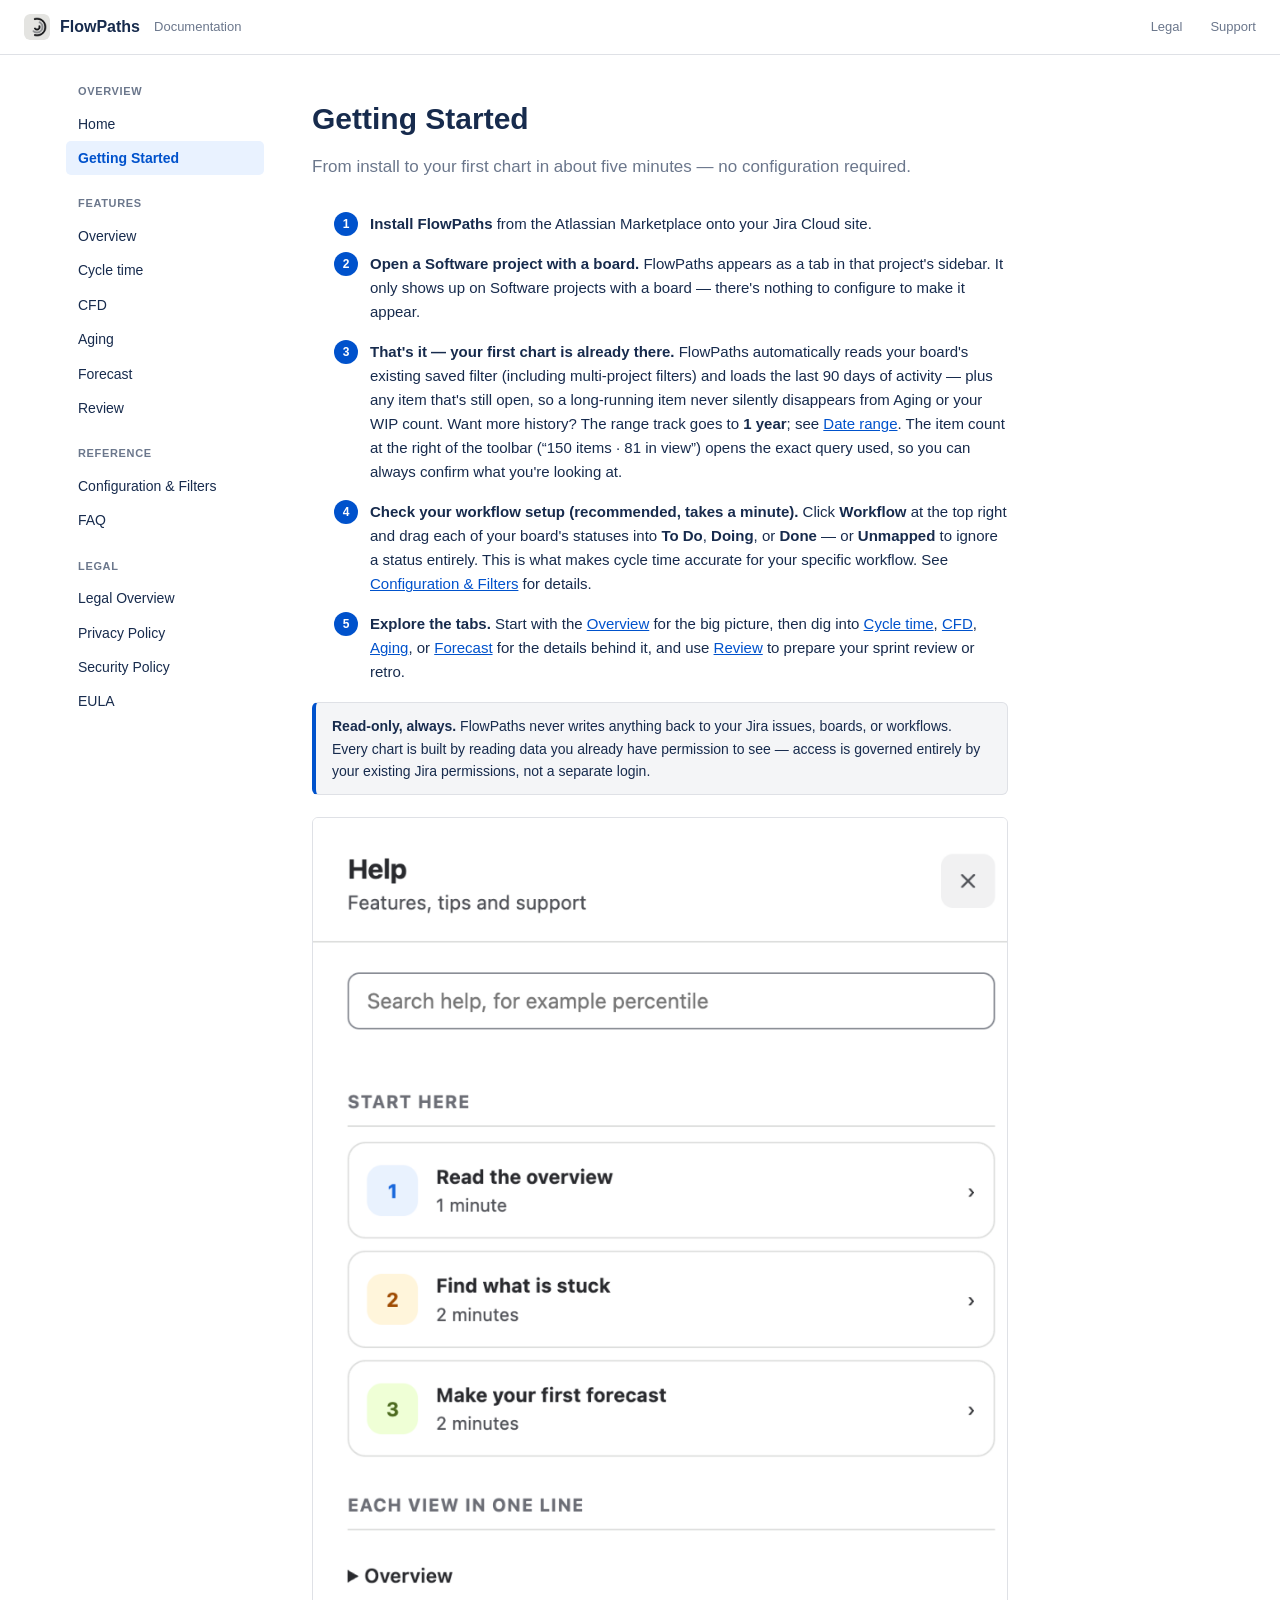
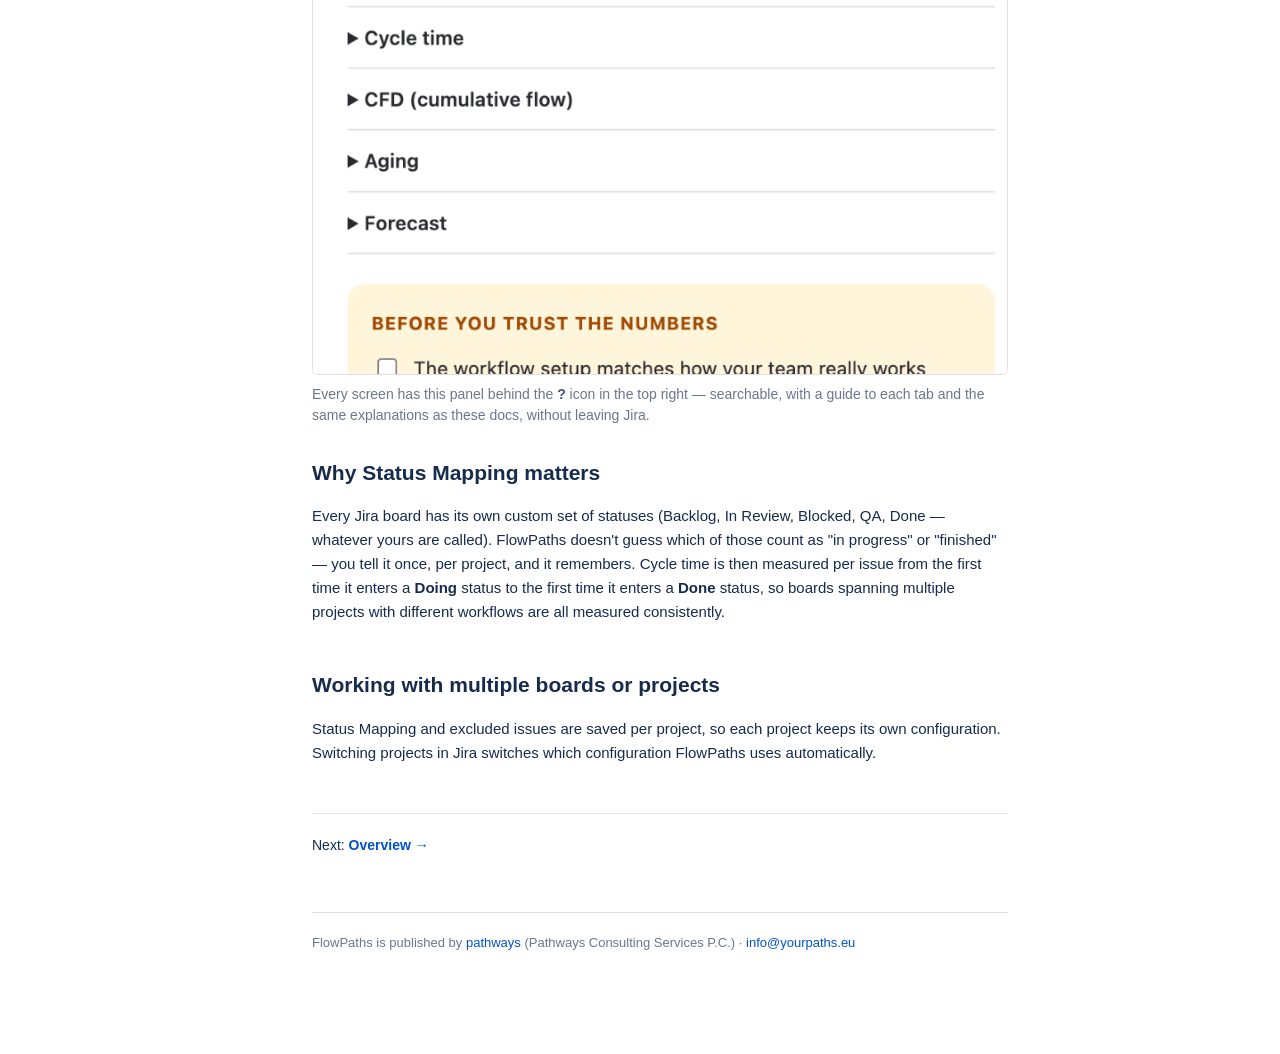
<file: getting-started.html>
<!doctype html>
<html lang="en">
<head>
<meta charset="utf-8">
<meta name="viewport" content="width=device-width, initial-scale=1">
<title>Getting Started — FlowPaths Documentation</title>
<link rel="stylesheet" href="style.css">
</head>
<body>
<div class="topbar">
  <img src="assets/logo.png" alt="">
  <a class="name" href="index.html">FlowPaths</a>
  <span class="tag">Documentation</span>
  <div class="spacer"></div>
  <a class="ext" href="https://pathways-nb.github.io/flow-metrics-legal/">Legal</a>
  <a class="ext" href="mailto:info@yourpaths.eu">Support</a>
</div>
<div class="layout">
  <nav class="sidebar">
    <h4>Overview</h4>
    <a href="index.html">Home</a>
    <a href="getting-started.html" class="active">Getting Started</a>

    <h4>Features</h4>
    <a href="dashboard.html">Overview</a>
    <a href="scatterplot.html">Cycle time</a>
    <a href="cumulative-flow.html">CFD</a>
    <a href="aging-wip.html">Aging</a>
    <a href="forecast.html">Forecast</a>
    <a href="review.html">Review</a>

    <h4>Reference</h4>
    <a href="configuration.html">Configuration &amp; Filters</a>
    <a href="faq.html">FAQ</a>

    <h4>Legal</h4>
    <a href="https://pathways-nb.github.io/flow-metrics-legal/">Legal Overview</a>
    <a href="https://pathways-nb.github.io/flow-metrics-legal/privacy-policy.html">Privacy Policy</a>
    <a href="https://pathways-nb.github.io/flow-metrics-legal/security-policy.html">Security Policy</a>
    <a href="https://pathways-nb.github.io/flow-metrics-legal/eula.html">EULA</a>
  </nav>

  <main class="content">
    <h1>Getting Started</h1>
    <p class="lede">
      From install to your first chart in about five minutes — no
      configuration required.
    </p>

    <ol class="steps">
      <li>
        <strong>Install FlowPaths</strong> from the Atlassian Marketplace
        onto your Jira Cloud site.
      </li>
      <li>
        <strong>Open a Software project with a board.</strong> FlowPaths
        appears as a tab in that project's sidebar. It only shows up on
        Software projects with a board — there's nothing to configure to
        make it appear.
      </li>
      <li>
        <strong>That's it — your first chart is already there.</strong>
        FlowPaths automatically reads your board's existing saved filter
        (including multi-project filters) and loads the last 90 days of
        activity — plus any item that's still open, so a long-running item
        never silently disappears from Aging or your WIP count. Want more
        history? The range track goes to <strong>1 year</strong>; see
        <a href="configuration.html#date-range">Date range</a>. The item count at
        the right of the toolbar (&ldquo;150 items &middot; 81 in view&rdquo;)
        opens the exact query used, so you can always confirm what you're
        looking at.
      </li>
      <li>
        <strong>Check your workflow setup (recommended, takes a minute).</strong>
        Click <strong>Workflow</strong> at the top right and drag each of
        your board's statuses into <strong>To Do</strong>,
        <strong>Doing</strong>, or <strong>Done</strong> — or
        <strong>Unmapped</strong> to ignore a status entirely. This is what
        makes cycle time accurate for your specific workflow. See
        <a href="configuration.html">Configuration &amp; Filters</a> for
        details.
      </li>
      <li>
        <strong>Explore the tabs.</strong> Start with the
        <a href="dashboard.html">Overview</a> for the big picture, then dig
        into <a href="scatterplot.html">Cycle time</a>,
        <a href="cumulative-flow.html">CFD</a>,
        <a href="aging-wip.html">Aging</a>, or
        <a href="forecast.html">Forecast</a> for the details behind it, and
        use <a href="review.html">Review</a> to prepare your sprint review or retro.
      </li>
    </ol>

    <div class="callout">
      <strong>Read-only, always.</strong> FlowPaths never writes anything
      back to your Jira issues, boards, or workflows. Every chart is built
      by reading data you already have permission to see — access is
      governed entirely by your existing Jira permissions, not a separate
      login.
    </div>

    <figure class="shot">
      <img src="assets/img/help-panel.png" alt="The in-app help panel with search, guides for each tab and the checks behind the numbers" loading="lazy">
      <figcaption>Every screen has this panel behind the <strong>?</strong> icon in the top right &mdash; searchable, with a guide to each tab and the same explanations as these docs, without leaving Jira.</figcaption>
    </figure>

    <h2>Why Status Mapping matters</h2>
    <p>
      Every Jira board has its own custom set of statuses (Backlog, In
      Review, Blocked, QA, Done — whatever yours are called). FlowPaths
      doesn't guess which of those count as "in progress" or "finished" — you
      tell it once, per project, and it remembers. Cycle time is then
      measured per issue from the first time it enters a
      <strong>Doing</strong> status to the first time it enters a
      <strong>Done</strong> status, so boards spanning multiple projects with
      different workflows are all measured consistently.
    </p>

    <h2>Working with multiple boards or projects</h2>
    <p>
      Status Mapping and excluded issues are saved per project, so each
      project keeps its own configuration. Switching projects in Jira
      switches which configuration FlowPaths uses automatically.
    </p>

    <div class="next-page">
      Next: <a href="dashboard.html">Overview →</a>
    </div>

    <footer class="site-footer">
      FlowPaths is published by <a href="https://yourpaths.eu">pathways</a>
      (Pathways Consulting Services P.C.) &middot;
      <a href="mailto:info@yourpaths.eu">info@yourpaths.eu</a>
    </footer>
  </main>
</div>
</body>
</html>
</file>
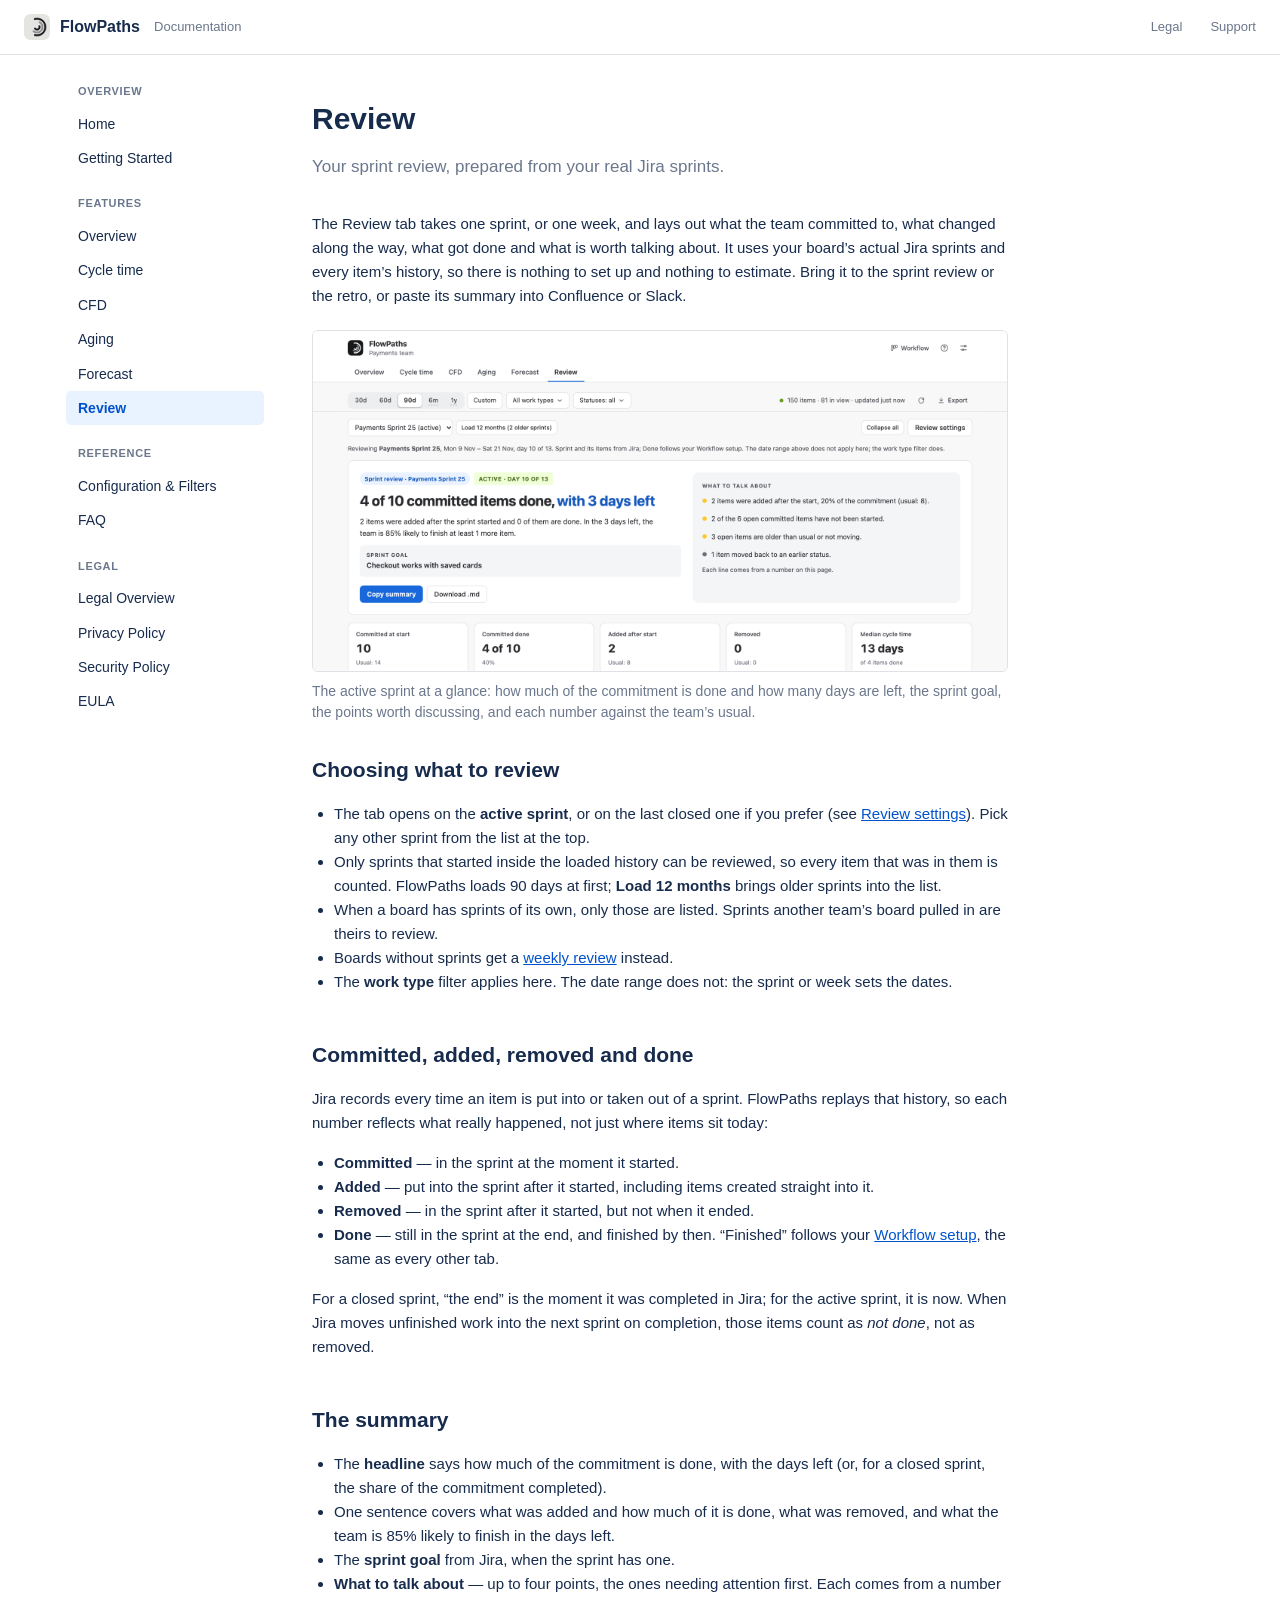
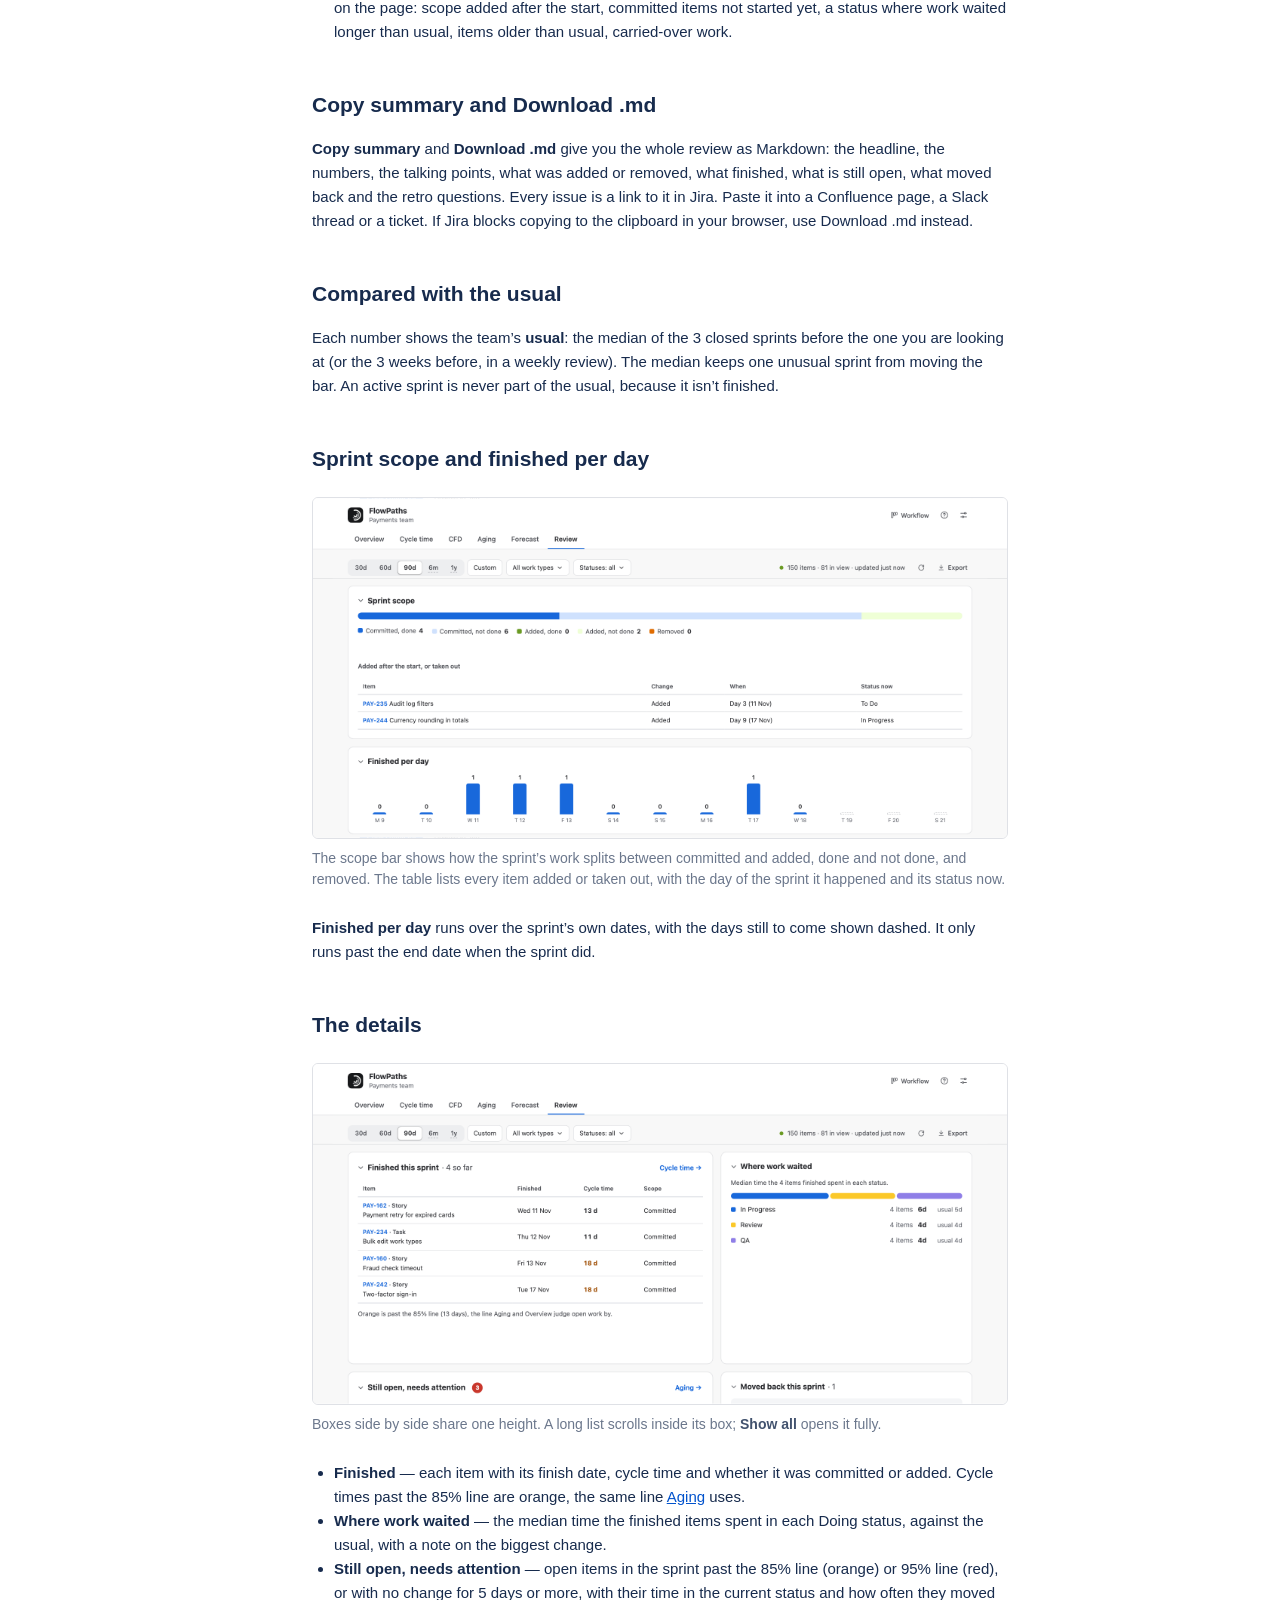
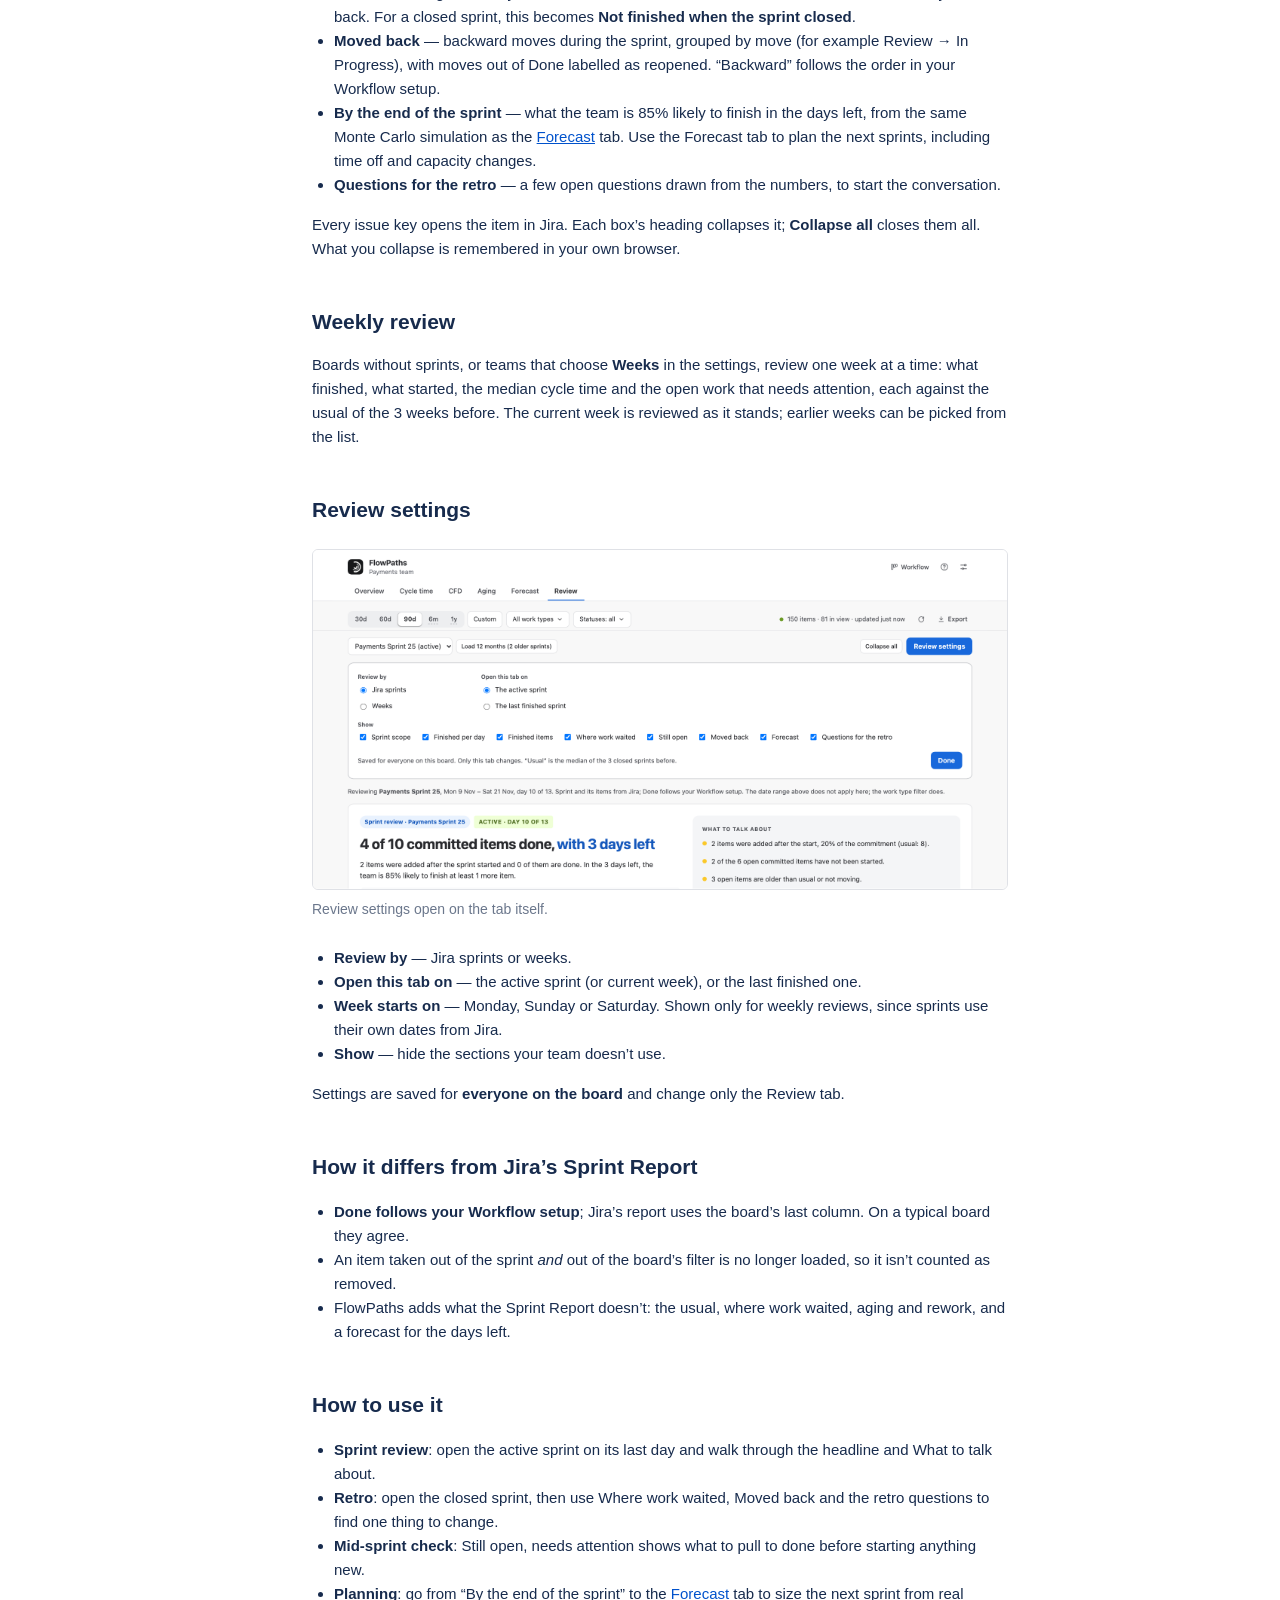
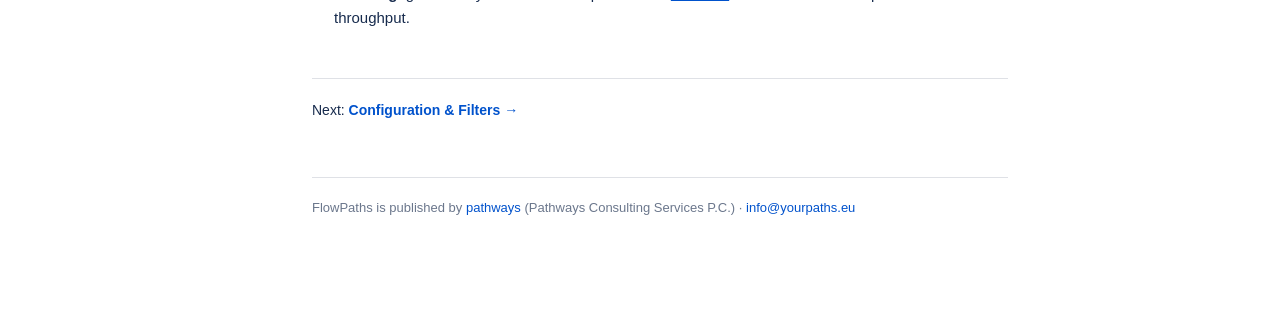
<file: review.html>
<!doctype html>
<html lang="en">
<head>
<meta charset="utf-8">
<meta name="viewport" content="width=device-width, initial-scale=1">
<title>Review — FlowPaths Documentation</title>
<link rel="stylesheet" href="style.css">
</head>
<body>
<div class="topbar">
  <img src="assets/logo.png" alt="">
  <a class="name" href="index.html">FlowPaths</a>
  <span class="tag">Documentation</span>
  <div class="spacer"></div>
  <a class="ext" href="https://pathways-nb.github.io/flow-metrics-legal/">Legal</a>
  <a class="ext" href="mailto:info@yourpaths.eu">Support</a>
</div>
<div class="layout">
  <nav class="sidebar">
    <h4>Overview</h4>
    <a href="index.html">Home</a>
    <a href="getting-started.html">Getting Started</a>

    <h4>Features</h4>
    <a href="dashboard.html">Overview</a>
    <a href="scatterplot.html">Cycle time</a>
    <a href="cumulative-flow.html">CFD</a>
    <a href="aging-wip.html">Aging</a>
    <a href="forecast.html">Forecast</a>
    <a href="review.html" class="active">Review</a>

    <h4>Reference</h4>
    <a href="configuration.html">Configuration &amp; Filters</a>
    <a href="faq.html">FAQ</a>

    <h4>Legal</h4>
    <a href="https://pathways-nb.github.io/flow-metrics-legal/">Legal Overview</a>
    <a href="https://pathways-nb.github.io/flow-metrics-legal/privacy-policy.html">Privacy Policy</a>
    <a href="https://pathways-nb.github.io/flow-metrics-legal/security-policy.html">Security Policy</a>
    <a href="https://pathways-nb.github.io/flow-metrics-legal/eula.html">EULA</a>
  </nav>

  <main class="content">
    <h1>Review</h1>
    <p class="lede">Your sprint review, prepared from your real Jira sprints.</p>

    <p>
      The Review tab takes one sprint, or one week, and lays out what the team
      committed to, what changed along the way, what got done and what is worth
      talking about. It uses your board&rsquo;s actual Jira sprints and every
      item&rsquo;s history, so there is nothing to set up and nothing to estimate.
      Bring it to the sprint review or the retro, or paste its summary into
      Confluence or Slack.
    </p>

    <figure class="shot">
      <img src="assets/img/review-summary.png" alt="Review tab: the active sprint's headline, sprint goal, What to talk about and tiles compared with the usual" loading="lazy">
      <figcaption>The active sprint at a glance: how much of the commitment is done and how many days are left, the sprint goal, the points worth discussing, and each number against the team&rsquo;s usual.</figcaption>
    </figure>

    <h2>Choosing what to review</h2>
    <ul>
      <li>The tab opens on the <strong>active sprint</strong>, or on the last closed one if you prefer (see <a href="#settings">Review settings</a>). Pick any other sprint from the list at the top.</li>
      <li>Only sprints that started inside the loaded history can be reviewed, so every item that was in them is counted. FlowPaths loads 90 days at first; <strong>Load 12 months</strong> brings older sprints into the list.</li>
      <li>When a board has sprints of its own, only those are listed. Sprints another team&rsquo;s board pulled in are theirs to review.</li>
      <li>Boards without sprints get a <a href="#weekly">weekly review</a> instead.</li>
      <li>The <strong>work type</strong> filter applies here. The date range does not: the sprint or week sets the dates.</li>
    </ul>

    <h2 id="definitions">Committed, added, removed and done</h2>
    <p>
      Jira records every time an item is put into or taken out of a sprint.
      FlowPaths replays that history, so each number reflects what really
      happened, not just where items sit today:
    </p>
    <ul>
      <li><strong>Committed</strong> &mdash; in the sprint at the moment it started.</li>
      <li><strong>Added</strong> &mdash; put into the sprint after it started, including items created straight into it.</li>
      <li><strong>Removed</strong> &mdash; in the sprint after it started, but not when it ended.</li>
      <li><strong>Done</strong> &mdash; still in the sprint at the end, and finished by then. &ldquo;Finished&rdquo; follows your <a href="configuration.html#workflow">Workflow setup</a>, the same as every other tab.</li>
    </ul>
    <p>
      For a closed sprint, &ldquo;the end&rdquo; is the moment it was completed in
      Jira; for the active sprint, it is now. When Jira moves unfinished work into
      the next sprint on completion, those items count as <em>not done</em>, not as
      removed.
    </p>

    <h2>The summary</h2>
    <ul>
      <li>The <strong>headline</strong> says how much of the commitment is done, with the days left (or, for a closed sprint, the share of the commitment completed).</li>
      <li>One sentence covers what was added and how much of it is done, what was removed, and what the team is 85% likely to finish in the days left.</li>
      <li>The <strong>sprint goal</strong> from Jira, when the sprint has one.</li>
      <li><strong>What to talk about</strong> &mdash; up to four points, the ones needing attention first. Each comes from a number on the page: scope added after the start, committed items not started yet, a status where work waited longer than usual, items older than usual, carried-over work.</li>
    </ul>

    <h2 id="share">Copy summary and Download .md</h2>
    <p>
      <strong>Copy summary</strong> and <strong>Download .md</strong> give you the
      whole review as Markdown: the headline, the numbers, the talking points, what
      was added or removed, what finished, what is still open, what moved back and
      the retro questions. Every issue is a link to it in Jira. Paste it into a
      Confluence page, a Slack thread or a ticket. If Jira blocks copying to the
      clipboard in your browser, use Download .md instead.
    </p>

    <h2 id="usual">Compared with the usual</h2>
    <p>
      Each number shows the team&rsquo;s <strong>usual</strong>: the median of the
      3 closed sprints before the one you are looking at (or the 3 weeks before, in a
      weekly review). The median keeps one unusual sprint from moving the bar. An
      active sprint is never part of the usual, because it isn&rsquo;t finished.
    </p>

    <h2>Sprint scope and finished per day</h2>
    <figure class="shot">
      <img src="assets/img/review-scope.png" alt="Sprint scope bar split into committed done, committed not done, added done, added not done and removed, with a table of added items and a finished-per-day strip" loading="lazy">
      <figcaption>The scope bar shows how the sprint&rsquo;s work splits between committed and added, done and not done, and removed. The table lists every item added or taken out, with the day of the sprint it happened and its status now.</figcaption>
    </figure>
    <p>
      <strong>Finished per day</strong> runs over the sprint&rsquo;s own dates, with
      the days still to come shown dashed. It only runs past the end date when the
      sprint did.
    </p>

    <h2>The details</h2>
    <figure class="shot">
      <img src="assets/img/review-boxes.png" alt="Finished this sprint with cycle times, and Where work waited with a stacked bar and each status against its usual" loading="lazy">
      <figcaption>Boxes side by side share one height. A long list scrolls inside its box; <strong>Show all</strong> opens it fully.</figcaption>
    </figure>
    <ul>
      <li><strong>Finished</strong> &mdash; each item with its finish date, cycle time and whether it was committed or added. Cycle times past the 85% line are orange, the same line <a href="aging-wip.html">Aging</a> uses.</li>
      <li><strong>Where work waited</strong> &mdash; the median time the finished items spent in each Doing status, against the usual, with a note on the biggest change.</li>
      <li><strong>Still open, needs attention</strong> &mdash; open items in the sprint past the 85% line (orange) or 95% line (red), or with no change for 5 days or more, with their time in the current status and how often they moved back. For a closed sprint, this becomes <strong>Not finished when the sprint closed</strong>.</li>
      <li><strong>Moved back</strong> &mdash; backward moves during the sprint, grouped by move (for example Review &rarr; In Progress), with moves out of Done labelled as reopened. &ldquo;Backward&rdquo; follows the order in your Workflow setup.</li>
      <li><strong>By the end of the sprint</strong> &mdash; what the team is 85% likely to finish in the days left, from the same Monte Carlo simulation as the <a href="forecast.html">Forecast</a> tab. Use the Forecast tab to plan the next sprints, including time off and capacity changes.</li>
      <li><strong>Questions for the retro</strong> &mdash; a few open questions drawn from the numbers, to start the conversation.</li>
    </ul>
    <p>Every issue key opens the item in Jira. Each box&rsquo;s heading collapses it; <strong>Collapse all</strong> closes them all. What you collapse is remembered in your own browser.</p>

    <h2 id="weekly">Weekly review</h2>
    <p>
      Boards without sprints, or teams that choose <strong>Weeks</strong> in the
      settings, review one week at a time: what finished, what started, the median
      cycle time and the open work that needs attention, each against the usual of
      the 3 weeks before. The current week is reviewed as it stands; earlier weeks
      can be picked from the list.
    </p>

    <h2 id="settings">Review settings</h2>
    <figure class="shot">
      <img src="assets/img/review-settings.png" alt="Review settings open on the Review tab: review by Jira sprints or weeks, which period to open on, and which sections to show" loading="lazy">
      <figcaption>Review settings open on the tab itself.</figcaption>
    </figure>
    <ul>
      <li><strong>Review by</strong> &mdash; Jira sprints or weeks.</li>
      <li><strong>Open this tab on</strong> &mdash; the active sprint (or current week), or the last finished one.</li>
      <li><strong>Week starts on</strong> &mdash; Monday, Sunday or Saturday. Shown only for weekly reviews, since sprints use their own dates from Jira.</li>
      <li><strong>Show</strong> &mdash; hide the sections your team doesn&rsquo;t use.</li>
    </ul>
    <p>Settings are saved for <strong>everyone on the board</strong> and change only the Review tab.</p>

    <h2>How it differs from Jira&rsquo;s Sprint Report</h2>
    <ul>
      <li><strong>Done follows your Workflow setup</strong>; Jira&rsquo;s report uses the board&rsquo;s last column. On a typical board they agree.</li>
      <li>An item taken out of the sprint <em>and</em> out of the board&rsquo;s filter is no longer loaded, so it isn&rsquo;t counted as removed.</li>
      <li>FlowPaths adds what the Sprint Report doesn&rsquo;t: the usual, where work waited, aging and rework, and a forecast for the days left.</li>
    </ul>

    <h2>How to use it</h2>
    <ul>
      <li><strong>Sprint review</strong>: open the active sprint on its last day and walk through the headline and What to talk about.</li>
      <li><strong>Retro</strong>: open the closed sprint, then use Where work waited, Moved back and the retro questions to find one thing to change.</li>
      <li><strong>Mid-sprint check</strong>: Still open, needs attention shows what to pull to done before starting anything new.</li>
      <li><strong>Planning</strong>: go from &ldquo;By the end of the sprint&rdquo; to the <a href="forecast.html">Forecast</a> tab to size the next sprint from real throughput.</li>
    </ul>

    <div class="next-page">
      Next: <a href="configuration.html">Configuration &amp; Filters →</a>
    </div>

    <footer class="site-footer">
      FlowPaths is published by <a href="https://yourpaths.eu">pathways</a>
      (Pathways Consulting Services P.C.) &middot;
      <a href="mailto:info@yourpaths.eu">info@yourpaths.eu</a>
    </footer>
  </main>
</div>
</body>
</html>
</file>
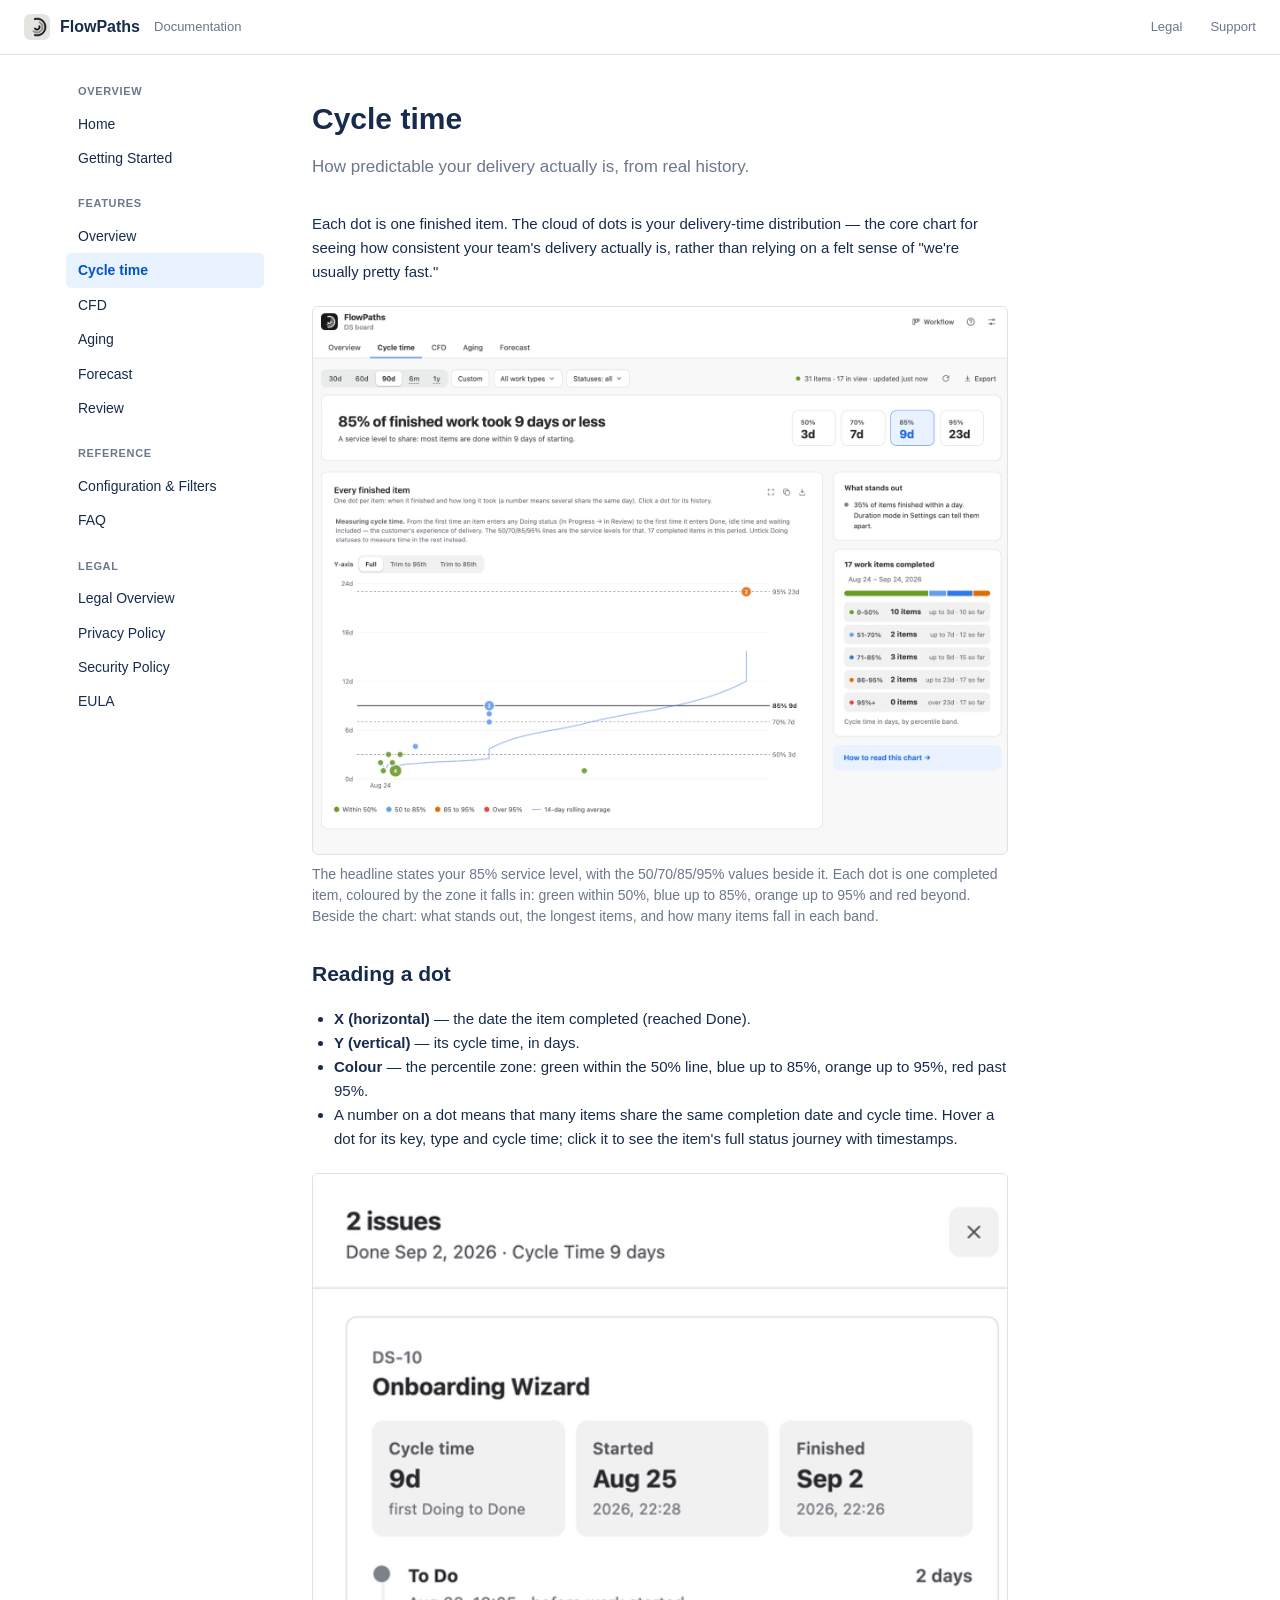
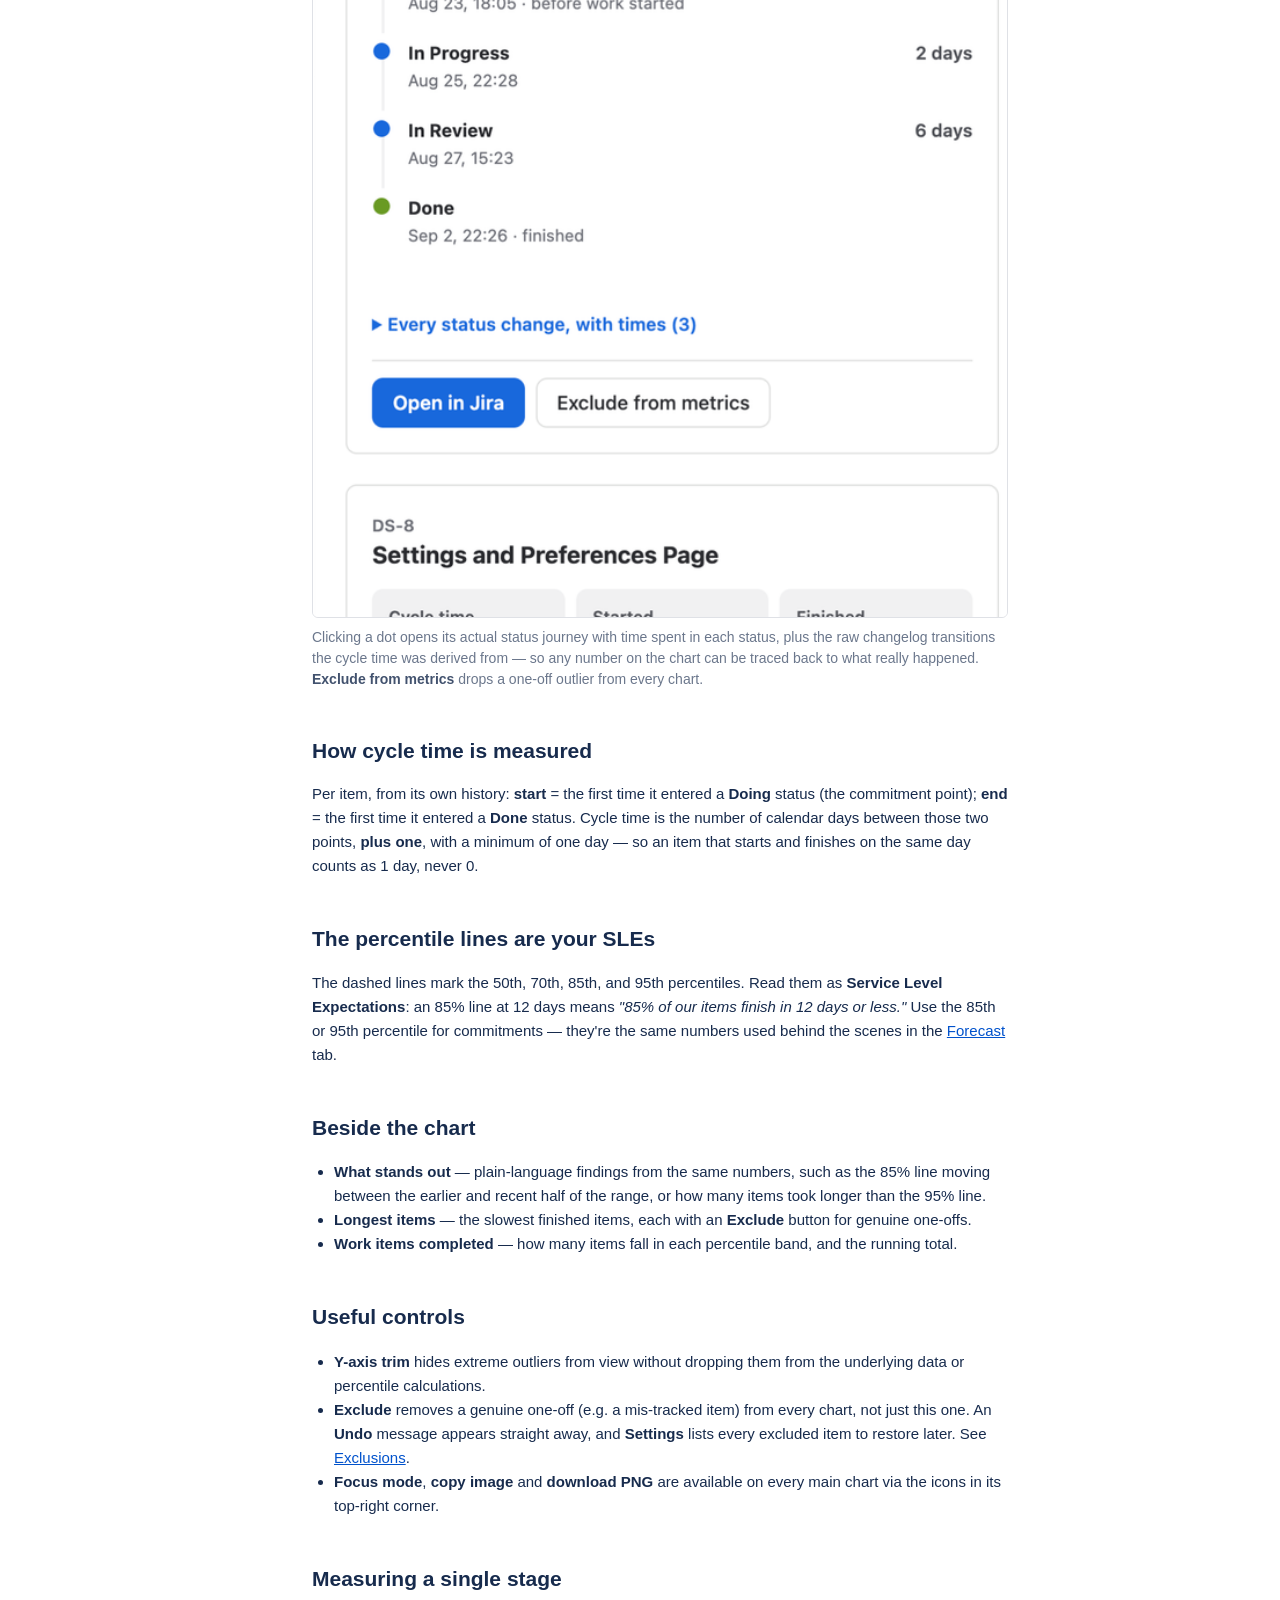
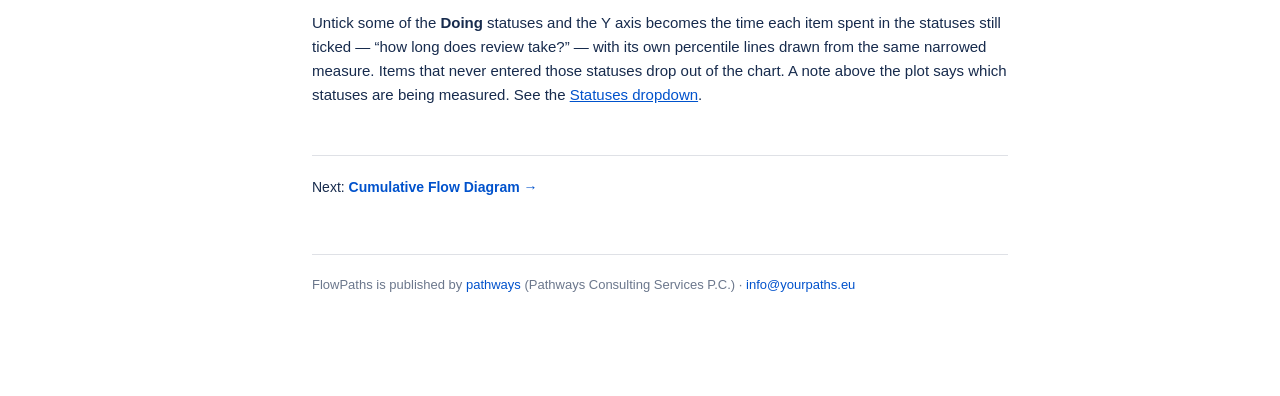
<file: scatterplot.html>
<!doctype html>
<html lang="en">
<head>
<meta charset="utf-8">
<meta name="viewport" content="width=device-width, initial-scale=1">
<title>Cycle Time — FlowPaths Documentation</title>
<link rel="stylesheet" href="style.css">
</head>
<body>
<div class="topbar">
  <img src="assets/logo.png" alt="">
  <a class="name" href="index.html">FlowPaths</a>
  <span class="tag">Documentation</span>
  <div class="spacer"></div>
  <a class="ext" href="https://pathways-nb.github.io/flow-metrics-legal/">Legal</a>
  <a class="ext" href="mailto:info@yourpaths.eu">Support</a>
</div>
<div class="layout">
  <nav class="sidebar">
    <h4>Overview</h4>
    <a href="index.html">Home</a>
    <a href="getting-started.html">Getting Started</a>

    <h4>Features</h4>
    <a href="dashboard.html">Overview</a>
    <a href="scatterplot.html" class="active">Cycle time</a>
    <a href="cumulative-flow.html">CFD</a>
    <a href="aging-wip.html">Aging</a>
    <a href="forecast.html">Forecast</a>
    <a href="review.html">Review</a>

    <h4>Reference</h4>
    <a href="configuration.html">Configuration &amp; Filters</a>
    <a href="faq.html">FAQ</a>

    <h4>Legal</h4>
    <a href="https://pathways-nb.github.io/flow-metrics-legal/">Legal Overview</a>
    <a href="https://pathways-nb.github.io/flow-metrics-legal/privacy-policy.html">Privacy Policy</a>
    <a href="https://pathways-nb.github.io/flow-metrics-legal/security-policy.html">Security Policy</a>
    <a href="https://pathways-nb.github.io/flow-metrics-legal/eula.html">EULA</a>
  </nav>

  <main class="content">
    <h1>Cycle time</h1>
    <p class="lede">How predictable your delivery actually is, from real history.</p>

    <p>
      Each dot is one finished item. The cloud of dots is your delivery-time
      distribution — the core chart for seeing how consistent your team's
      delivery actually is, rather than relying on a felt sense of "we're
      usually pretty fast."
    </p>

    <figure class="shot">
      <img src="assets/img/scatterplot.png" alt="Cycle time tab: the 85% service level, a scatterplot coloured by percentile zone, and findings beside it" loading="lazy">
      <figcaption>The headline states your 85% service level, with the 50/70/85/95% values beside it. Each dot is one completed item, coloured by the zone it falls in: green within 50%, blue up to 85%, orange up to 95% and red beyond. Beside the chart: what stands out, the longest items, and how many items fall in each band.</figcaption>
    </figure>

    <h2>Reading a dot</h2>
    <ul>
      <li><strong>X (horizontal)</strong> — the date the item completed (reached Done).</li>
      <li><strong>Y (vertical)</strong> — its cycle time, in days.</li>
      <li><strong>Colour</strong> — the percentile zone: green within the 50% line, blue up to 85%, orange up to 95%, red past 95%.</li>
      <li>A number on a dot means that many items share the same completion date and cycle time. Hover a dot for its key, type and cycle time; click it to see the item's full status journey with timestamps.</li>
    </ul>

    <figure class="shot">
      <img src="assets/img/scatterplot-detail.png" alt="Item panel showing cycle time, the status journey and the raw changelog transitions" loading="lazy">
      <figcaption>Clicking a dot opens its actual status journey with time spent in each status, plus the raw changelog transitions the cycle time was derived from &mdash; so any number on the chart can be traced back to what really happened. <strong>Exclude from metrics</strong> drops a one-off outlier from every chart.</figcaption>
    </figure>

    <h2>How cycle time is measured</h2>
    <p>
      Per item, from its own history: <strong>start</strong> = the first
      time it entered a <strong>Doing</strong> status (the commitment
      point); <strong>end</strong> = the first time it entered a
      <strong>Done</strong> status. Cycle time is the number of calendar
      days between those two points, <strong>plus one</strong>, with a
      minimum of one day — so an item that starts and finishes on the same
      day counts as 1 day, never 0.
    </p>

    <h2>The percentile lines are your SLEs</h2>
    <p>
      The dashed lines mark the 50th, 70th, 85th, and 95th percentiles.
      Read them as <strong>Service Level Expectations</strong>: an 85% line
      at 12 days means <em>"85% of our items finish in 12 days or less."</em>
      Use the 85th or 95th percentile for commitments — they're the same
      numbers used behind the scenes in the <a href="forecast.html">Forecast</a>
      tab.
    </p>

    <h2>Beside the chart</h2>
    <ul>
      <li><strong>What stands out</strong> — plain-language findings from the same numbers, such as the 85% line moving between the earlier and recent half of the range, or how many items took longer than the 95% line.</li>
      <li><strong>Longest items</strong> — the slowest finished items, each with an <strong>Exclude</strong> button for genuine one-offs.</li>
      <li><strong>Work items completed</strong> — how many items fall in each percentile band, and the running total.</li>
    </ul>

    <h2>Useful controls</h2>
    <ul>
      <li><strong>Y-axis trim</strong> hides extreme outliers from view without dropping them from the underlying data or percentile calculations.</li>
      <li><strong>Exclude</strong> removes a genuine one-off (e.g. a mis-tracked item) from every chart, not just this one. An <strong>Undo</strong> message appears straight away, and <strong>Settings</strong> lists every excluded item to restore later. See <a href="configuration.html#exclusions">Exclusions</a>.</li>
      <li><strong>Focus mode</strong>, <strong>copy image</strong> and <strong>download PNG</strong> are available on every main chart via the icons in its top-right corner.</li>
    </ul>

    <h2 id="measure">Measuring a single stage</h2>
    <p>
      Untick some of the <strong>Doing</strong> statuses and the Y&nbsp;axis
      becomes the time each item spent in the statuses still ticked &mdash;
      &ldquo;how long does review take?&rdquo; &mdash; with its own percentile
      lines drawn from the same narrowed measure. Items that never entered those
      statuses drop out of the chart. A note above the plot says which statuses
      are being measured. See the <a href="configuration.html#statuses">Statuses dropdown</a>.
    </p>

    <div class="next-page">
      Next: <a href="cumulative-flow.html">Cumulative Flow Diagram →</a>
    </div>

    <footer class="site-footer">
      FlowPaths is published by <a href="https://yourpaths.eu">pathways</a>
      (Pathways Consulting Services P.C.) &middot;
      <a href="mailto:info@yourpaths.eu">info@yourpaths.eu</a>
    </footer>
  </main>
</div>
</body>
</html>
</file>
<file: style.css>
* { box-sizing: border-box; }
:root {
  --blue: #0052CC;
  --ink: #172B4D;
  --muted: #6B778C;
  --border: #DFE1E6;
  --panel: #F4F5F7;
  --bg: #fff;
}
html, body { margin: 0; padding: 0; }
body {
  font-family: -apple-system, BlinkMacSystemFont, "Segoe UI", Roboto, sans-serif;
  color: var(--ink);
  background: var(--bg);
  line-height: 1.6;
}
a { color: var(--blue); }
code {
  background: var(--panel);
  padding: 1px 5px;
  border-radius: 3px;
  font-size: 0.9em;
}
pre {
  background: var(--panel);
  padding: 12px 16px;
  border-radius: 6px;
  overflow-x: auto;
}

/* Top bar */
.topbar {
  display: flex;
  align-items: center;
  gap: 10px;
  padding: 14px 24px;
  border-bottom: 1px solid var(--border);
  position: sticky;
  top: 0;
  background: #fff;
  z-index: 10;
}
.topbar img { width: 26px; height: 26px; border-radius: 6px; }
.topbar .name { font-weight: 700; font-size: 16px; color: var(--ink); text-decoration: none; }
.topbar .tag { color: var(--muted); font-size: 13px; margin-left: 4px; }
.topbar .spacer { flex: 1; }
.topbar .ext { font-size: 13px; color: var(--muted); text-decoration: none; margin-left: 18px; }
.topbar .ext:hover { color: var(--blue); }

/* Layout: sidebar + content */
.layout {
  display: flex;
  max-width: 1180px;
  margin: 0 auto;
}
.sidebar {
  width: 230px;
  flex-shrink: 0;
  padding: 28px 16px 60px;
  position: sticky;
  top: 55px;
  align-self: flex-start;
  max-height: calc(100vh - 55px);
  overflow-y: auto;
}
.sidebar h4 {
  font-size: 11px;
  text-transform: uppercase;
  letter-spacing: 0.06em;
  color: var(--muted);
  margin: 20px 12px 6px;
}
.sidebar h4:first-child { margin-top: 0; }
.sidebar a {
  display: block;
  padding: 6px 12px;
  border-radius: 5px;
  color: var(--ink);
  text-decoration: none;
  font-size: 14px;
}
.sidebar a:hover { background: var(--panel); }
.sidebar a.active { background: #E9F2FF; color: var(--blue); font-weight: 600; }

.content {
  flex: 1;
  min-width: 0;
  padding: 40px 32px 100px;
  max-width: 760px;
}
.content h1 { font-size: 30px; margin: 0 0 10px; }
.content .lede { font-size: 17px; color: var(--muted); margin: 0 0 32px; }
.content h2 { font-size: 21px; margin: 40px 0 12px; padding-top: 4px; }
.content h2:first-of-type { margin-top: 8px; }
.content h3 { font-size: 16px; margin: 26px 0 8px; }
.content p, .content li { color: var(--ink); font-size: 15px; }
.content ul, .content ol { padding-left: 22px; }

/* Cards for home page nav */
.card-grid {
  display: grid;
  grid-template-columns: repeat(auto-fill, minmax(210px, 1fr));
  gap: 14px;
  margin: 22px 0 8px;
}
.card {
  display: block;
  border: 1px solid var(--border);
  border-radius: 8px;
  padding: 16px 16px 18px;
  text-decoration: none;
  color: var(--ink);
}
.card:hover { border-color: var(--blue); box-shadow: 0 1px 4px rgba(9,30,66,0.1); }
.card .card-title { font-weight: 700; font-size: 15px; margin-bottom: 4px; }
.card .card-body { font-size: 13px; color: var(--muted); }

/* Callouts */
.callout {
  border: 1px solid var(--border);
  border-left: 4px solid var(--blue);
  background: var(--panel);
  border-radius: 6px;
  padding: 12px 16px;
  font-size: 14px;
  margin: 18px 0;
}
.callout strong { color: var(--ink); }

/* Steps */
.steps { padding-left: 0; list-style: none; counter-reset: step; }
.steps li {
  counter-increment: step;
  position: relative;
  padding-left: 36px;
  margin-bottom: 16px;
}
.steps li::before {
  content: counter(step);
  position: absolute;
  left: 0;
  top: 0;
  width: 24px;
  height: 24px;
  border-radius: 50%;
  background: var(--blue);
  color: #fff;
  font-size: 12px;
  font-weight: 700;
  display: flex;
  align-items: center;
  justify-content: center;
}

/* Definition table */
table { border-collapse: collapse; width: 100%; margin: 16px 0; font-size: 14px; }
th, td { border: 1px solid var(--border); padding: 8px 10px; text-align: left; vertical-align: top; }
th { background: var(--panel); }

/* FAQ */
.faq-item { border-bottom: 1px solid var(--border); padding: 16px 0; }
.faq-item:first-child { padding-top: 0; }
.faq-q { font-weight: 700; font-size: 15px; margin-bottom: 6px; }

.next-page {
  margin-top: 48px;
  padding-top: 20px;
  border-top: 1px solid var(--border);
  font-size: 14px;
}
.next-page a { text-decoration: none; font-weight: 600; }
.next-page a:hover { text-decoration: underline; }

footer.site-footer {
  margin-top: 56px;
  padding-top: 20px;
  border-top: 1px solid var(--border);
  font-size: 13px;
  color: var(--muted);
}
footer.site-footer a { color: var(--blue); text-decoration: none; }
footer.site-footer a:hover { text-decoration: underline; }

/* Mobile */
@media (max-width: 800px) {
  .layout { flex-direction: column; }
  .sidebar {
    width: auto;
    position: static;
    max-height: none;
    display: flex;
    flex-wrap: wrap;
    gap: 4px;
    padding: 16px;
    border-bottom: 1px solid var(--border);
  }
  .sidebar h4 { display: none; }
  .sidebar a { padding: 5px 10px; font-size: 13px; }
  .content { padding: 28px 20px 60px; max-width: none; }
}

/* ── Screenshots ──────────────────────────────────────────────────────────
   Every screenshot is redacted: board name, issue keys and summaries are
   blanked. Only generic workflow statuses and issue types remain visible. */
.shot { margin: 22px 0 26px; }
.shot img {
  display: block;
  width: 100%;
  height: auto;
  border: 1px solid #DFE1E6;
  border-radius: 6px;
  background: #fff;
}
.shot figcaption {
  margin-top: 9px;
  font-size: 14px;
  line-height: 1.5;
  color: #6B778C;
}
.shot figcaption strong { color: #42526E; }
@media (prefers-color-scheme: dark) {
  .shot img { border-color: #2C333A; }
}
</file>
